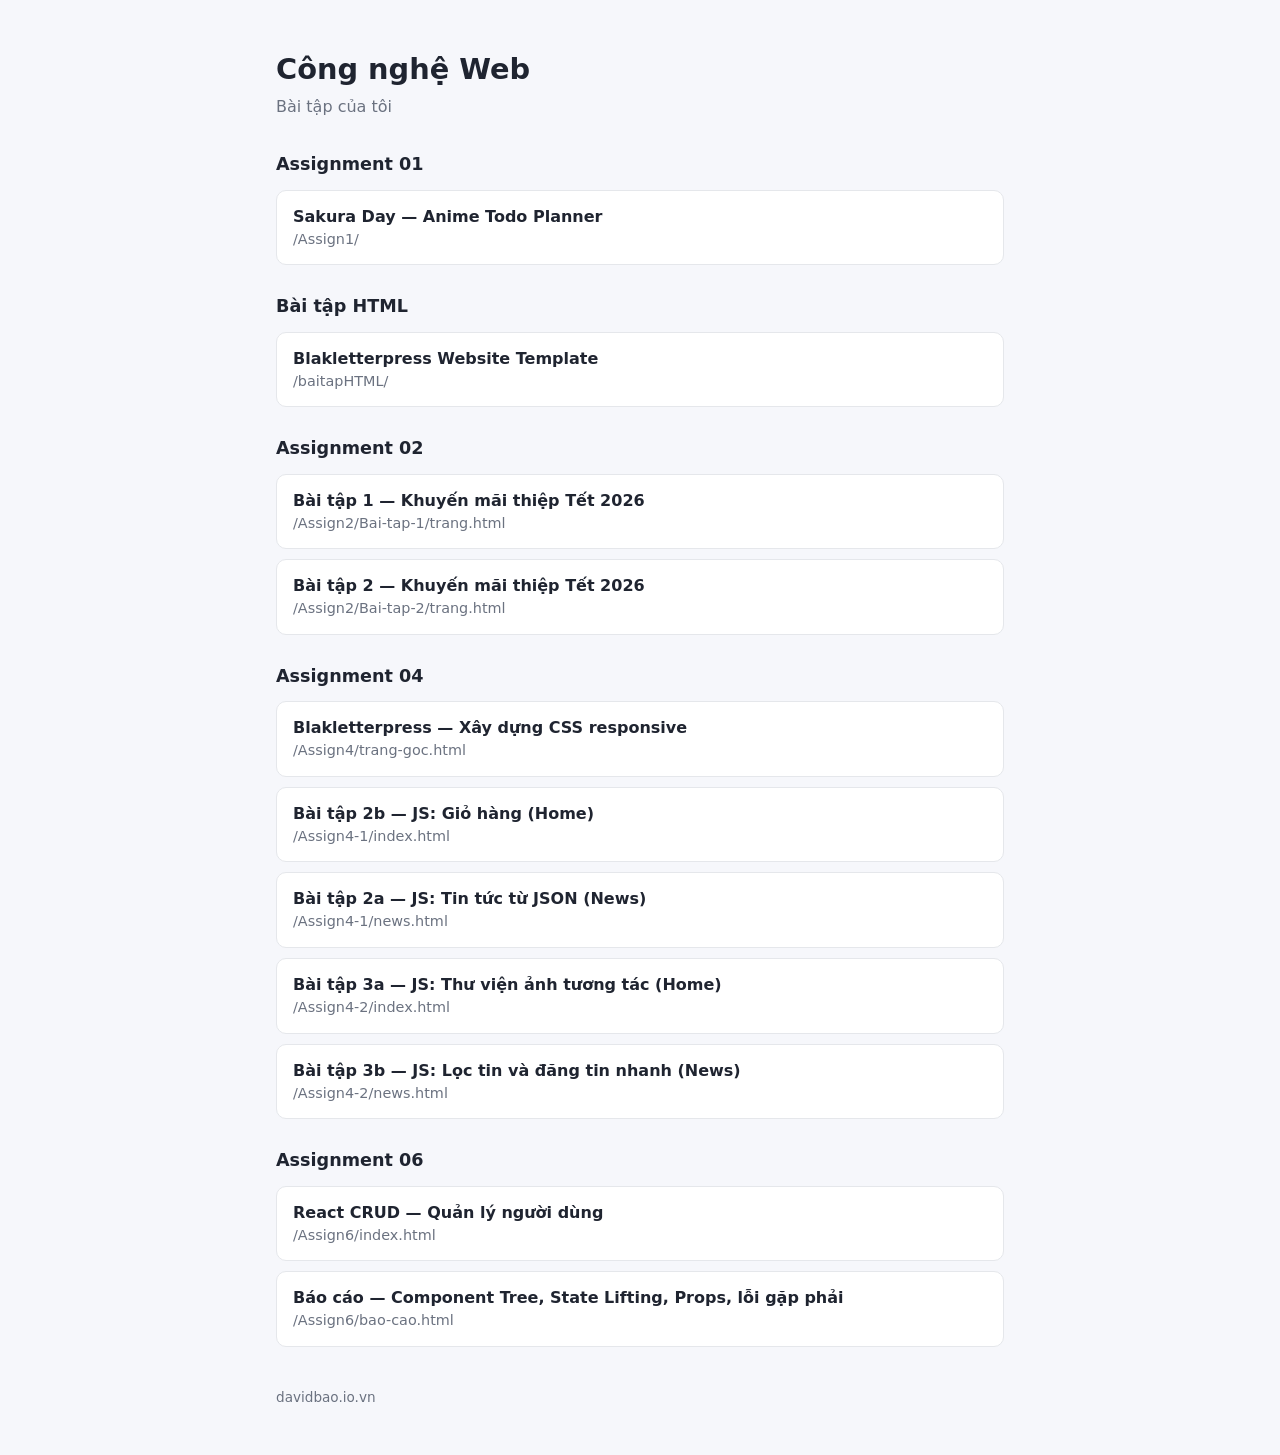
<file: index.html>
<!DOCTYPE html>
<html lang="vi">
<head>
  <meta charset="UTF-8">
  <meta name="viewport" content="width=device-width, initial-scale=1.0">
  <title>CN Web — Trần Đức Bảo</title>
  <style>
    :root {
      --bg: #f6f7fb;
      --card: #ffffff;
      --text: #1f2430;
      --muted: #6b7280;
      --accent: #d6336c;
      --border: #e5e7eb;
    }
    @media (prefers-color-scheme: dark) {
      :root {
        --bg: #14161c;
        --card: #1d2029;
        --text: #e8eaf0;
        --muted: #9aa1ad;
        --accent: #f06595;
        --border: #2c303b;
      }
    }
    * { box-sizing: border-box; }
    body {
      margin: 0;
      font-family: system-ui, -apple-system, "Segoe UI", Roboto, sans-serif;
      background: var(--bg);
      color: var(--text);
      line-height: 1.5;
    }
    main { max-width: 760px; margin: 0 auto; padding: 48px 16px; }
    h1 { margin: 0 0 4px; font-size: 1.8rem; }
    .sub { margin: 0 0 32px; color: var(--muted); }
    section { margin-bottom: 28px; }
    h2 { font-size: 1.1rem; margin: 0 0 12px; }
    ul { list-style: none; padding: 0; margin: 0; display: grid; gap: 10px; }
    a.card {
      display: block;
      padding: 14px 16px;
      background: var(--card);
      border: 1px solid var(--border);
      border-radius: 10px;
      color: inherit;
      text-decoration: none;
      transition: border-color .15s, transform .15s;
    }
    a.card:hover { border-color: var(--accent); transform: translateY(-1px); }
    .name { font-weight: 600; }
    .path { color: var(--muted); font-size: .9rem; }
    footer { margin-top: 40px; color: var(--muted); font-size: .85rem; }
  </style>
</head>
<body>
  <main>
    <h1>Công nghệ Web</h1>
    <p class="sub">Bài tập của tôi</p>

    <section>
      <h2>Assignment 01</h2>
      <ul>
        <li><a class="card" href="Assign1/">
          <div class="name">Sakura Day — Anime Todo Planner</div>
          <div class="path">/Assign1/</div>
        </a></li>
      </ul>
    </section>

    <section>
      <h2>Bài tập HTML</h2>
      <ul>
        <li><a class="card" href="baitapHTML/">
          <div class="name">Blakletterpress Website Template</div>
          <div class="path">/baitapHTML/</div>
        </a></li>
      </ul>
    </section>

    <section>
      <h2>Assignment 02</h2>
      <ul>
        <li><a class="card" href="Assign2/Bai-tap-1/trang.html">
          <div class="name">Bài tập 1 — Khuyến mãi thiệp Tết 2026</div>
          <div class="path">/Assign2/Bai-tap-1/trang.html</div>
        </a></li>
        <li><a class="card" href="Assign2/Bai-tap-2/trang.html">
          <div class="name">Bài tập 2 — Khuyến mãi thiệp Tết 2026</div>
          <div class="path">/Assign2/Bai-tap-2/trang.html</div>
        </a></li>
      </ul>
    </section>

    <section>
      <h2>Assignment 04</h2>
      <ul>
        <li><a class="card" href="Assign4/trang-goc.html">
          <div class="name">Blakletterpress — Xây dựng CSS responsive</div>
          <div class="path">/Assign4/trang-goc.html</div>
        </a></li>
        <li><a class="card" href="Assign4-1/index.html">
          <div class="name">Bài tập 2b — JS: Giỏ hàng (Home)</div>
          <div class="path">/Assign4-1/index.html</div>
        </a></li>
        <li><a class="card" href="Assign4-1/news.html">
          <div class="name">Bài tập 2a — JS: Tin tức từ JSON (News)</div>
          <div class="path">/Assign4-1/news.html</div>
        </a></li>
        <li><a class="card" href="Assign4-2/index.html">
          <div class="name">Bài tập 3a — JS: Thư viện ảnh tương tác (Home)</div>
          <div class="path">/Assign4-2/index.html</div>
        </a></li>
        <li><a class="card" href="Assign4-2/news.html">
          <div class="name">Bài tập 3b — JS: Lọc tin và đăng tin nhanh (News)</div>
          <div class="path">/Assign4-2/news.html</div>
        </a></li>
      </ul>
    </section>

    <section>
      <h2>Assignment 06</h2>
      <ul>
        <li><a class="card" href="Assign6/index.html">
          <div class="name">React CRUD — Quản lý người dùng</div>
          <div class="path">/Assign6/index.html</div>
        </a></li>
        <li><a class="card" href="Assign6/bao-cao.html">
          <div class="name">Báo cáo — Component Tree, State Lifting, Props, lỗi gặp phải</div>
          <div class="path">/Assign6/bao-cao.html</div>
        </a></li>      </ul>
    </section>

    <footer>davidbao.io.vn</footer>
  </main>
</body>
</html>
</file>
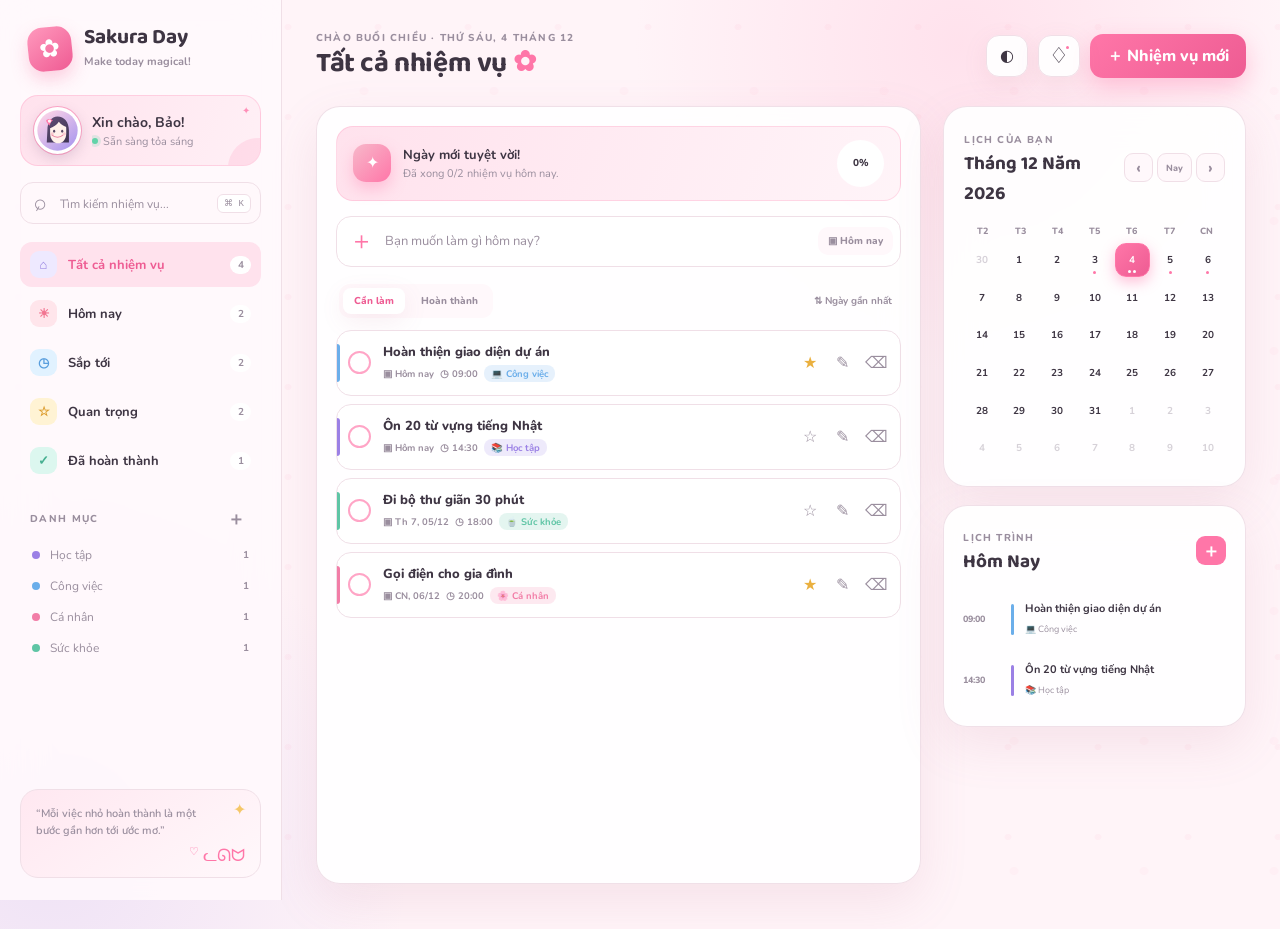
<file: Assign1/index.html>
<!DOCTYPE html>
<html lang="vi" data-theme="pink">
<head>
  <meta charset="UTF-8">
  <meta name="viewport" content="width=device-width, initial-scale=1.0">
  <meta name="theme-color" content="#ff78a9">
  <title>Sakura Day — Anime Todo Planner</title>
  <meta name="description" content="Ứng dụng quản lý công việc và lịch tháng phong cách anime.">
  <link rel="preconnect" href="https://fonts.googleapis.com">
  <link rel="preconnect" href="https://fonts.gstatic.com" crossorigin>
  <link href="https://fonts.googleapis.com/css2?family=Baloo+2:wght@500;600;700&family=Nunito:wght@400;600;700;800&display=swap" rel="stylesheet">
  <link rel="stylesheet" href="styles.css">
</head>
<body>
  <div class="sakura-layer" aria-hidden="true"></div>
  <div class="app-shell">
    <aside class="sidebar" id="sidebar">
      <div class="brand">
        <div class="brand-mark" aria-hidden="true">✿</div>
        <div><strong>Sakura Day</strong><span>Make today magical!</span></div>
        <button class="icon-button mobile-only" id="closeSidebar" aria-label="Đóng menu">×</button>
      </div>
      <div class="profile-card">
        <div class="avatar" aria-hidden="true">
          <svg viewBox="0 0 64 64" role="img">
            <defs>
              <linearGradient id="avatar-bg" x1="8" y1="5" x2="56" y2="60" gradientUnits="userSpaceOnUse">
                <stop stop-color="#ffd5e7" />
                <stop offset="1" stop-color="#a997ee" />
              </linearGradient>
              <linearGradient id="avatar-hair" x1="20" y1="14" x2="47" y2="49" gradientUnits="userSpaceOnUse">
                <stop stop-color="#5d4b72" />
                <stop offset="1" stop-color="#3f3453" />
              </linearGradient>
            </defs>
            <circle cx="32" cy="32" r="30" fill="url(#avatar-bg)" />
            <path d="M17 31c0-12 6-20 15-20 10 0 17 8 17 21v18H16l1-19Z" fill="url(#avatar-hair)" />
            <path d="M21 29c0-9 5-14 12-14s12 5 12 14v7c0 9-5 15-12 15S21 45 21 36v-7Z" fill="#fff1eb" />
            <path d="M20 29c1-11 6-16 14-16 7 0 12 5 13 14-5-1-10-4-13-8-3 5-8 8-14 10Z" fill="url(#avatar-hair)" />
            <path d="M24 39c2 2 4 3 8 3 3 0 6-1 8-3" fill="none" stroke="#e9819f" stroke-width="1.5" stroke-linecap="round" />
            <ellipse cx="27" cy="33" rx="1.6" ry="2.2" fill="#5b4b67" />
            <ellipse cx="39" cy="33" rx="1.6" ry="2.2" fill="#5b4b67" />
            <circle cx="24" cy="37" r="2.5" fill="#f5a5b8" opacity=".5" />
            <circle cx="42" cy="37" r="2.5" fill="#f5a5b8" opacity=".5" />
            <path d="M15 17c3-3 7-3 10 0-3 2-4 5-5 8-2-3-4-5-5-8Z" fill="#ff77a9" />
            <circle cx="20" cy="18" r="2.5" fill="#fff0f6" />
          </svg>
        </div>
        <div class="profile-copy">
          <strong>Xin chào, Bảo!</strong>
          <span><i></i> Sẵn sàng tỏa sáng</span>
        </div>
        <span class="profile-sparkle" aria-hidden="true">✦</span>
      </div>
      <label class="search-box"><span>⌕</span><input id="searchInput" type="search" placeholder="Tìm kiếm nhiệm vụ..." autocomplete="off"><kbd>⌘ K</kbd></label>
      <nav class="nav-list" aria-label="Bộ lọc công việc">
        <button class="nav-item active" data-filter="all"><span class="nav-icon lavender">⌂</span><span>Tất cả nhiệm vụ</span><b id="countAll">0</b></button>
        <button class="nav-item" data-filter="today"><span class="nav-icon coral">☀</span><span>Hôm nay</span><b id="countToday">0</b></button>
        <button class="nav-item" data-filter="upcoming"><span class="nav-icon blue">◷</span><span>Sắp tới</span><b id="countUpcoming">0</b></button>
        <button class="nav-item" data-filter="important"><span class="nav-icon yellow">☆</span><span>Quan trọng</span><b id="countImportant">0</b></button>
        <button class="nav-item" data-filter="completed"><span class="nav-icon mint">✓</span><span>Đã hoàn thành</span><b id="countCompleted">0</b></button>
      </nav>
      <div class="sidebar-label"><span>Danh mục</span><button id="manageCategories" aria-label="Quản lý danh mục">＋</button></div>
      <div class="category-list" id="categoryList"></div>
      <div class="quote-card">
        <span class="quote-sparkle">✦</span><p>“Mỗi việc nhỏ hoàn thành là một bước gần hơn tới ước mơ.”</p><div class="mini-cat" aria-hidden="true"><span>♡</span> ᓚᘏᗢ</div>
      </div>
    </aside>
    <div class="sidebar-overlay" id="sidebarOverlay"></div>
    <main class="main-content">
      <header class="topbar">
        <div class="heading-wrap">
          <button class="icon-button menu-button" id="openSidebar" aria-label="Mở menu">☰</button>
          <div><p class="eyebrow" id="dateGreeting"></p><h1 id="pageTitle">Tất cả nhiệm vụ <span>✿</span></h1></div>
        </div>
        <div class="top-actions">
          <div class="theme-switcher" id="themeSwitcher">
            <button class="icon-button" id="themeButton" aria-label="Đổi giao diện" title="Đổi giao diện">◐</button>
            <div class="theme-menu" id="themeMenu" role="menu">
              <button data-theme-value="pink"><i class="swatch pink"></i> Sakura</button><button data-theme-value="light"><i class="swatch light"></i> Trắng</button><button data-theme-value="dark"><i class="swatch dark"></i> Đen</button>
            </div>
          </div>
          <button class="icon-button notification-button" id="notificationButton" aria-label="Thông báo">♢<span></span></button>
          <button class="primary-button" id="openAddModal"><span>＋</span> Nhiệm vụ mới</button>
        </div>
      </header>
      <section class="dashboard-grid">
        <section class="task-panel panel">
          <div class="progress-card">
            <div class="progress-copy"><div class="progress-icon">✦</div><div><strong id="progressMessage">Ngày mới tuyệt vời!</strong><p id="progressDetail">Hãy hoàn thành những mục tiêu của bạn nhé.</p></div></div>
            <div class="progress-ring" id="progressRing"><span id="progressPercent">0%</span></div>
          </div>
          <form class="quick-add" id="quickAddForm">
            <button type="submit" aria-label="Thêm nhanh">＋</button><input id="quickAddInput" type="text" maxlength="100" placeholder="Bạn muốn làm gì hôm nay?" required>
            <button type="button" class="quick-date" id="quickDateButton" title="Chọn ngày">▣ <span id="quickDateLabel">Hôm nay</span></button><input id="quickDateInput" type="date" aria-label="Ngày của nhiệm vụ">
          </form>
          <div class="list-toolbar">
            <div class="segmented-control" id="viewTabs"><button class="active" data-view="pending">Cần làm</button><button data-view="completed">Hoàn thành</button></div>
            <button class="sort-button" id="sortButton" title="Sắp xếp theo ngày">⇅ <span>Ngày gần nhất</span></button>
          </div>
          <div class="task-list" id="taskList" aria-live="polite"></div>
          <div class="empty-state" id="emptyState" hidden><div class="empty-illustration">☁<span>✧</span></div><h3>Trống trơn như bầu trời!</h3><p>Thêm một nhiệm vụ nhỏ để bắt đầu ngày thật xinh nhé.</p><button class="text-button" id="emptyAddButton">＋ Thêm nhiệm vụ</button></div>
        </section>
        <aside class="calendar-column">
          <section class="calendar-card panel">
            <div class="calendar-head"><div><span class="small-label">Lịch của bạn</span><h2 id="calendarTitle"></h2></div><div class="calendar-nav"><button id="prevMonth" aria-label="Tháng trước">‹</button><button id="todayMonth">Nay</button><button id="nextMonth" aria-label="Tháng sau">›</button></div></div>
            <div class="weekday-row" aria-hidden="true"><span>T2</span><span>T3</span><span>T4</span><span>T5</span><span>T6</span><span>T7</span><span>CN</span></div>
            <div class="calendar-grid" id="calendarGrid"></div>
          </section>
          <section class="day-card panel">
            <div class="day-card-head"><div><span class="small-label">Lịch trình</span><h3 id="selectedDateTitle"></h3></div><button class="round-add" id="addForSelectedDate" aria-label="Thêm vào ngày đã chọn">＋</button></div>
            <div class="mini-schedule" id="miniSchedule"></div>
          </section>
        </aside>
      </section>
    </main>
  </div>
  <dialog class="task-modal" id="taskModal">
    <form id="taskForm" method="dialog">
      <div class="modal-head"><div><span class="small-label">Lên kế hoạch mới</span><h2 id="modalTitle">Thêm nhiệm vụ ✨</h2></div><button type="button" class="modal-close" id="closeModal" aria-label="Đóng">×</button></div>
      <input type="hidden" id="taskId">
      <label class="form-field full"><span>Tên nhiệm vụ</span><input id="taskTitle" maxlength="100" placeholder="Ví dụ: Hoàn thành bài thiết kế..." required></label>
      <div class="form-row"><label class="form-field"><span>Ngày thực hiện</span><input id="taskDate" type="date" required></label><label class="form-field"><span>Thời gian</span><input id="taskTime" type="time"></label></div>
      <div class="form-row"><label class="form-field"><span>Danh mục</span><select id="taskCategory"><option value="Học tập">📚 Học tập</option><option value="Công việc">💻 Công việc</option><option value="Cá nhân">🌸 Cá nhân</option><option value="Sức khỏe">🍵 Sức khỏe</option></select></label><label class="form-field"><span>Ưu tiên</span><select id="taskPriority"><option value="normal">Bình thường</option><option value="high">Quan trọng</option></select></label></div>
      <label class="form-field full"><span>Ghi chú</span><textarea id="taskNotes" rows="3" maxlength="300" placeholder="Thêm một chút chi tiết..."></textarea></label>
      <div class="modal-actions"><button type="button" class="secondary-button" id="cancelModal">Hủy</button><button type="submit" class="primary-button"><span>✦</span> Lưu nhiệm vụ</button></div>
    </form>
  </dialog>
  <dialog class="confirm-modal" id="confirmModal"><div class="confirm-icon">?</div><h3>Xóa nhiệm vụ này?</h3><p>Thao tác này không thể hoàn tác đâu nhé.</p><div class="modal-actions"><button class="secondary-button" id="cancelDelete">Giữ lại</button><button class="danger-button" id="confirmDelete">Xóa nhiệm vụ</button></div></dialog>
  <div class="toast" id="toast" role="status"><span>✓</span><p></p></div><div class="confetti" id="confetti" aria-hidden="true"></div>
  <script src="app.js"></script>
</body>
</html>
</file>
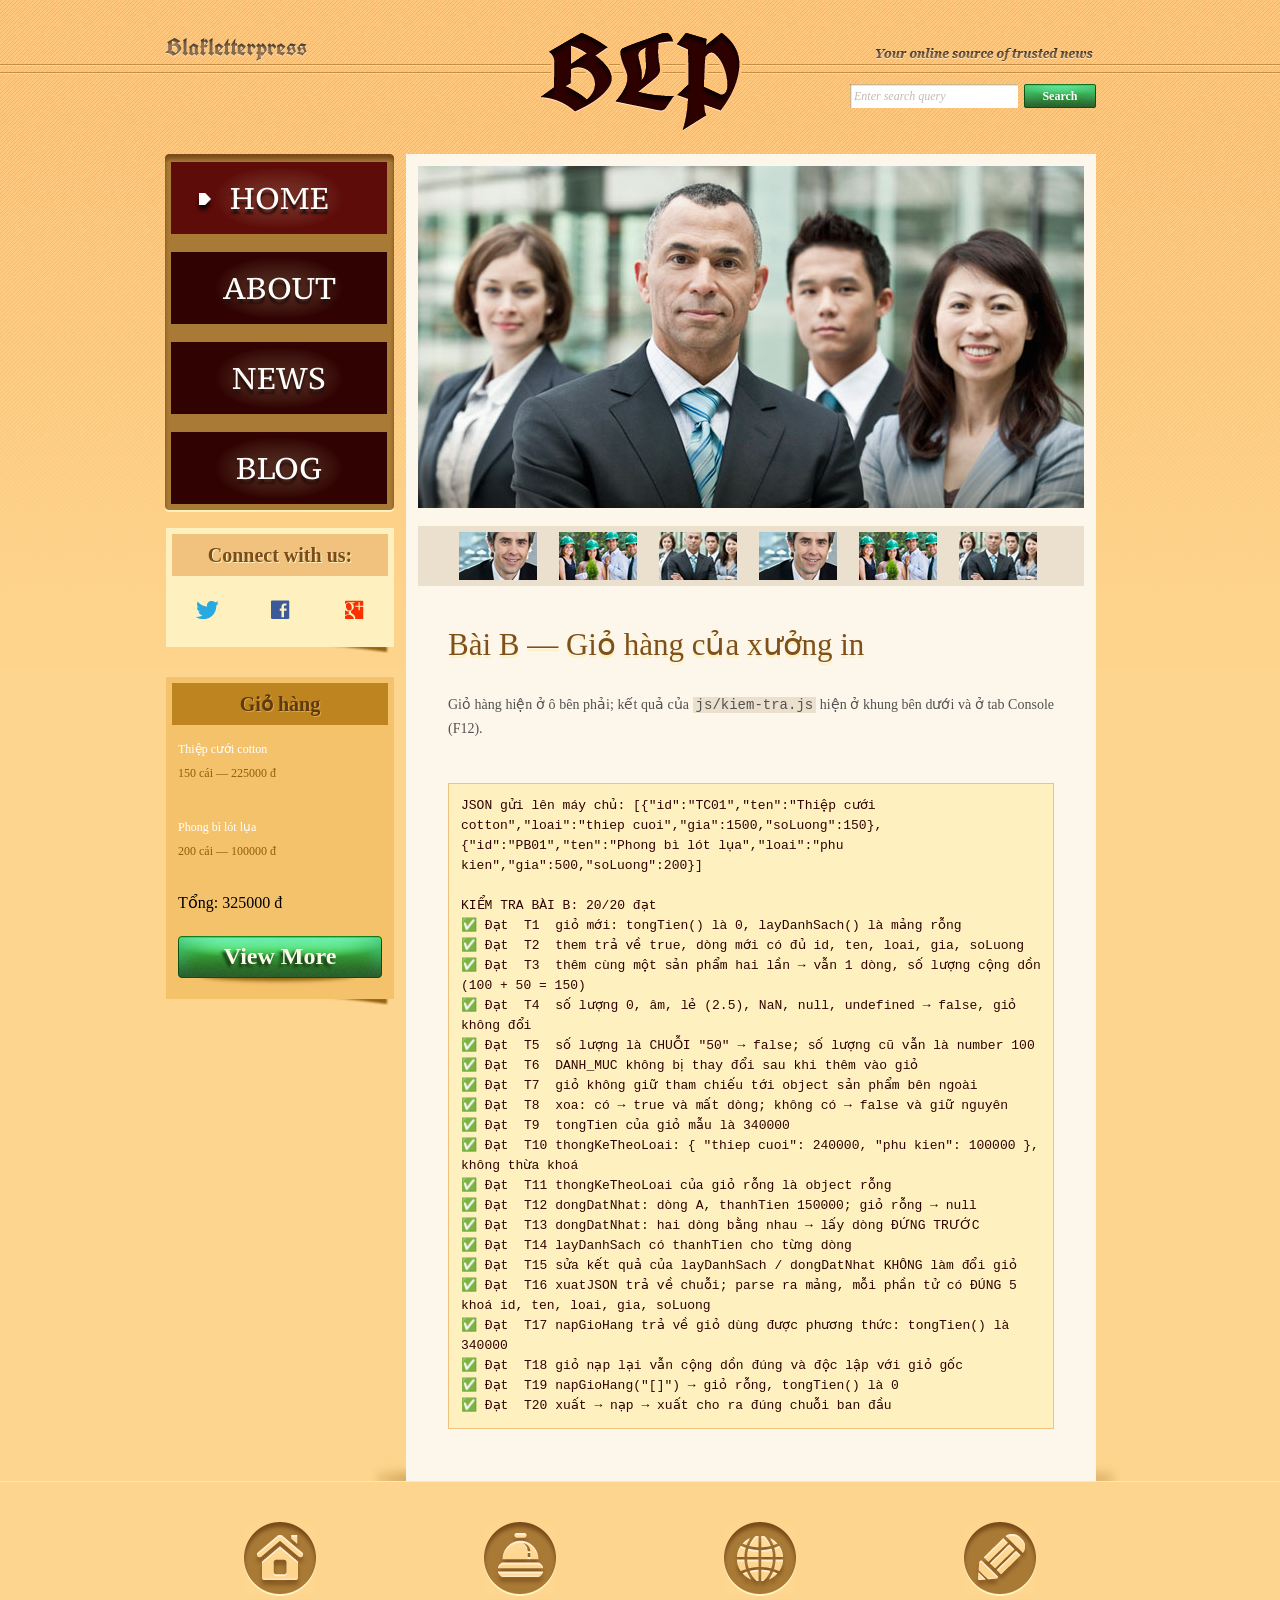
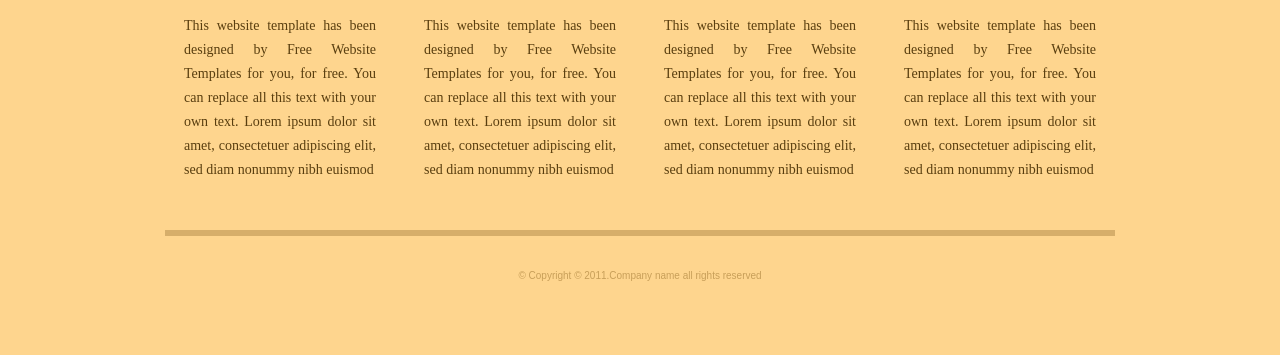
<file: Assign4-1/index.html>
<!DOCTYPE html>
<!-- Website template by freewebsitetemplates.com -->
<html>
<head>
	<meta charset="UTF-8">
	<title>Bài B – Giỏ hàng | Blakletterpress</title>
	<link rel="stylesheet" href="css/style.css" type="text/css">
	<link rel="stylesheet" href="css/bai-js.css" type="text/css">
</head>
<body>
	<div id="page">
		<div id="header">
			<div id="motto">
				<a href="index.html" class="sitename"><img src="images/blakletterpress.png" height="24" width="142" alt="SiteName"></a>
				<p>
					<img src="images/header-text.png" height="14" width="218" alt="Text">
				</p>
			</div>
			<div id="logo">
				<a href="index.html"><img src="images/logo.png" alt="LOGO"></a>
			</div>
			<div id="searchbar">
				<form action="#" method="post">
					<input type="text" value="Enter search query" class="txtfield" onBlur="javascript:if(this.value==''){this.value=this.defaultValue;}" onFocus="javascript:if(this.value==this.defaultValue){this.value='';}">
					<input type="submit" value="Search" class="btn">
				</form>
			</div>
		</div>
		<div id="contents">
			<div id="main">
				<div id="gallery">
					<div>
						<img src="images/team-large.jpg" alt="Img">
					</div>
					<ul>
						<li>
							<img src="images/smiling.jpg" alt="Img">
						</li>
						<li>
							<img src="images/ecofriends.jpg" alt="Img">
						</li>
						<li>
							<img src="images/team.jpg" alt="Img">
						</li>
						<li>
							<img src="images/smiling.jpg" alt="Img">
						</li>
						<li>
							<img src="images/ecofriends.jpg" alt="Img">
						</li>
						<li>
							<img src="images/team.jpg" alt="Img">
						</li>
					</ul>
				</div>
				<div class="body">
					<h1>Bài B — Giỏ hàng của xưởng in</h1>
					<p>
						Giỏ hàng hiện ở ô bên phải; kết quả của <code>js/kiem-tra.js</code> hiện ở khung bên dưới và ở tab Console (F12).
					</p>
					<pre id="ket-qua"></pre>
				</div>
			</div>
			<div id="sidebar">
				<div id="navigation">
					<div>
						<ul>
							<li class="selected">
								<a href="index.html">Home</a>
							</li>
							<li>
								<a href="about.html">About</a>
							</li>
							<li>
								<a href="news.html">News</a>
							</li>
							<li>
								<a href="blog.html">Blog</a>
							</li>
						</ul>
					</div>
				</div>
				<div class="section">
					<div id="connect">
						<h2>Connect with us:</h2>
						<a href="http://freewebsitetemplates.com/go/twitter/" target="_blank" class="twitter"></a> <a href="http://freewebsitetemplates.com/go/facebook/" target="_blank" class="facebook"></a> <a href="http://freewebsitetemplates.com/go/googleplus/" target="_blank" class="googleplus"></a>
					</div>
				</div>
				<div class="section">
					<div id="posts">
						<h2>Giỏ hàng</h2>
						<ul id="gio-hang">
							<li>
								<h5>Title Sample One</h5>
								<p>
									Lorem ipsum dolor sit amet, consectetur adipiscing elit. Donec eleifend ligula vel velit varius
								</p>
								<a href="news.html" class="more">Read more</a>
							</li>
							<li>
								<h5>Title Sample One</h5>
								<p>
									Lorem ipsum dolor sit amet, consectetur adipiscing elit. Donec eleifend ligula vel velit varius
								</p>
								<a href="news.html" class="more">Read more</a>
							</li>
						</ul>
						<a href="news.html" class="btn2">View More</a>
					</div>
				</div>
			</div>
		</div>
		<div id="footer">
			<div>
				<ul id="featured">
					<li>
						<a href="index.html" class="home"></a>
						<p>
							This website template has been designed by Free Website Templates for you, for free. You can replace all this text with your own text. Lorem ipsum dolor sit amet, consectetuer adipiscing elit, sed diam nonummy nibh euismod
						</p>
					</li>
					<li>
						<a href="index.html" class="bell"></a>
						<p>
							This website template has been designed by Free Website Templates for you, for free. You can replace all this text with your own text. Lorem ipsum dolor sit amet, consectetuer adipiscing elit, sed diam nonummy nibh euismod
						</p>
					</li>
					<li>
						<a href="index.html" class="globe"></a>
						<p>
							This website template has been designed by Free Website Templates for you, for free. You can replace all this text with your own text. Lorem ipsum dolor sit amet, consectetuer adipiscing elit, sed diam nonummy nibh euismod
						</p>
					</li>
					<li>
						<a href="index.html" class="pencil"></a>
						<p>
							This website template has been designed by Free Website Templates for you, for free. You can replace all this text with your own text. Lorem ipsum dolor sit amet, consectetuer adipiscing elit, sed diam nonummy nibh euismod
						</p>
					</li>
				</ul>
				<p id="footnote">
					© Copyright © 2011.Company name all rights reserved
				</p>
			</div>
		</div>
	</div>
	<script src="js/ho-tro.js"></script>
	<script src="js/bai-b-gio-hang.js"></script>
	<script src="js/kiem-tra.js"></script>
</body>
</html>
</file>
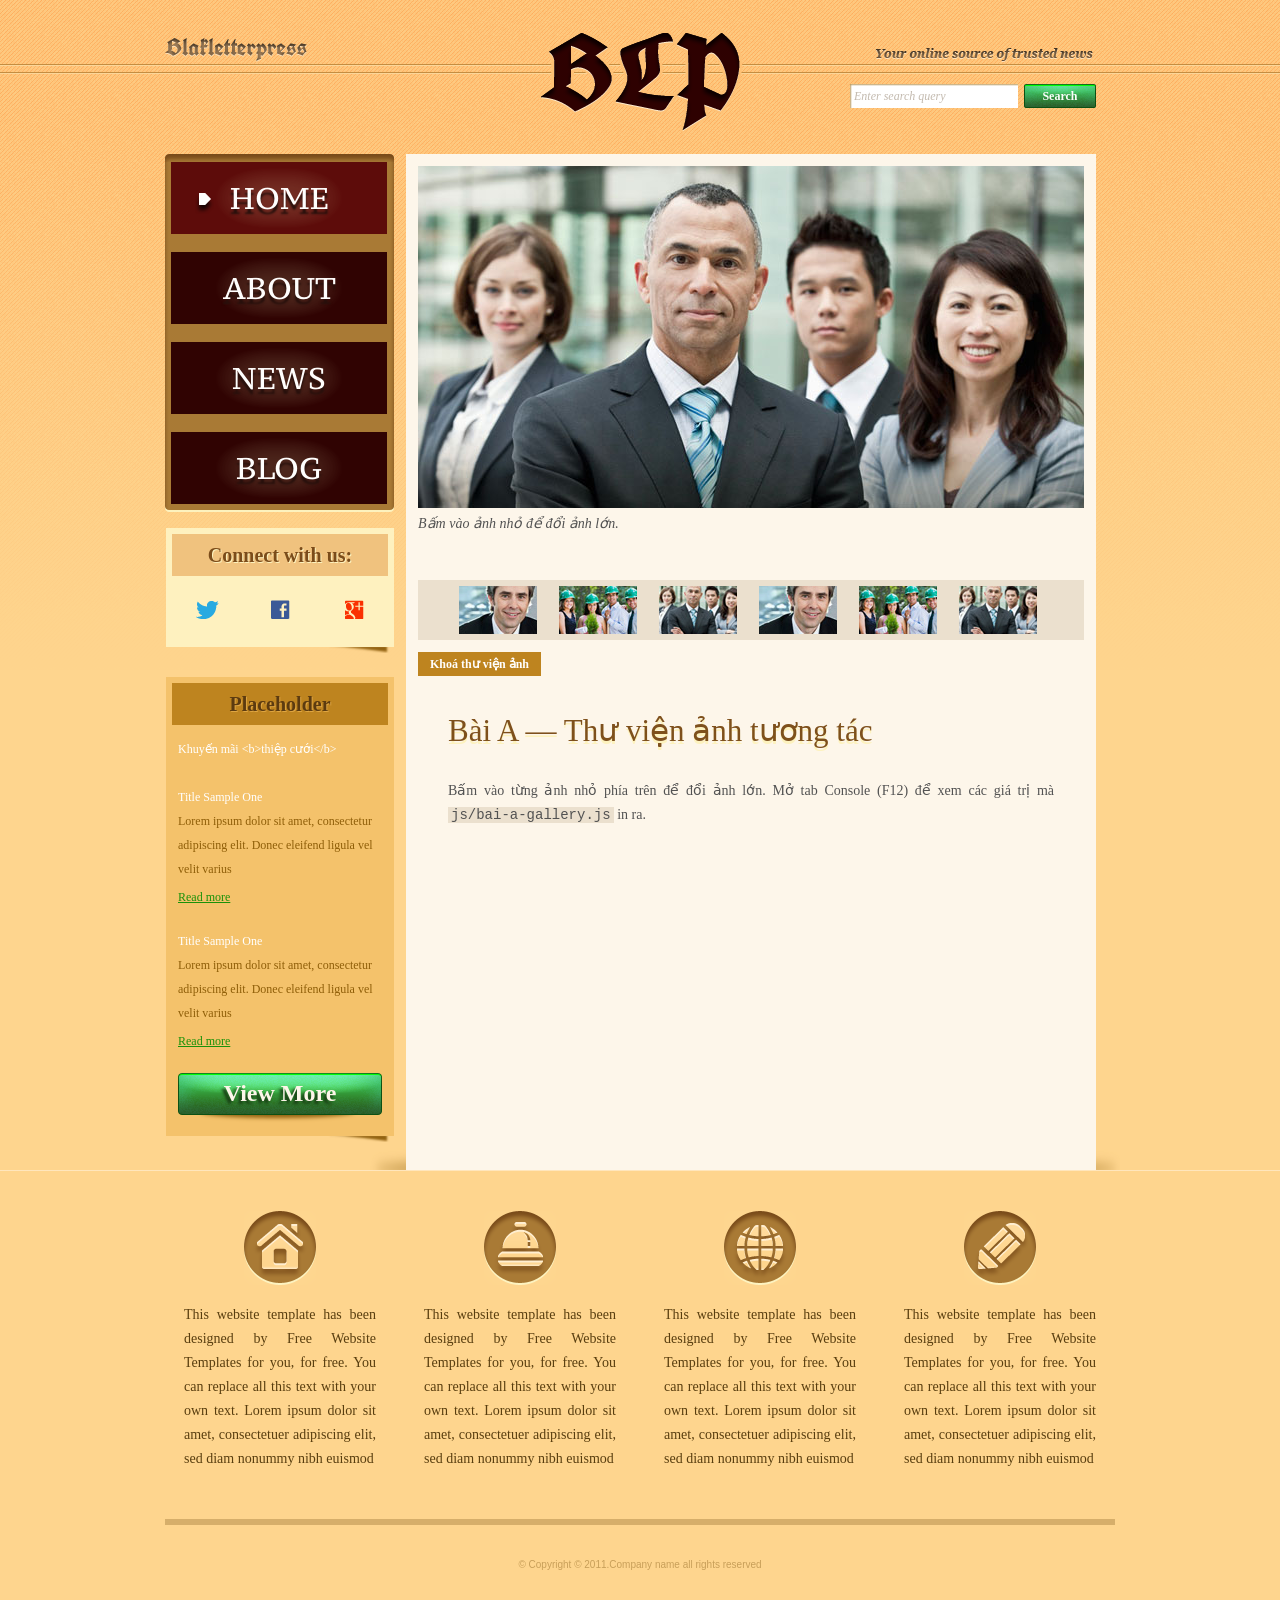
<file: Assign4-2/index.html>
<!DOCTYPE html>
<!-- Website template by freewebsitetemplates.com -->
<html>
<head>
	<meta charset="UTF-8">
	<title>Bài A – Thư viện ảnh | Blakletterpress</title>
	<link rel="stylesheet" href="css/style.css" type="text/css">
	<link rel="stylesheet" href="css/bai-js.css" type="text/css">
</head>
<body>
	<div id="page">
		<div id="header">
			<div id="motto">
				<a href="index.html" class="sitename"><img src="images/blakletterpress.png" height="24" width="142" alt="SiteName"></a>
				<p>
					<img src="images/header-text.png" height="14" width="218" alt="Text">
				</p>
			</div>
			<div id="logo">
				<a href="index.html"><img src="images/logo.png" alt="LOGO"></a>
			</div>
			<div id="searchbar">
				<form action="#" method="post">
					<input type="text" id="o-tim-kiem" value="Enter search query" class="txtfield">
					<input type="submit" value="Search" class="btn">
				</form>
			</div>
		</div>
		<div id="contents">
			<div id="main">
				<div id="gallery">
					<div>
						<img src="images/team-large.jpg" alt="Img">
					</div>
					<ul>
						<li>
							<img src="images/smiling.jpg" alt="meeting">
						</li>
						<li>
							<img src="images/ecofriends.jpg" alt="team-large">
						</li>
						<li>
							<img src="images/team.jpg" alt="team-large">
						</li>
						<li>
							<img src="images/smiling.jpg" alt="meeting">
						</li>
						<li>
							<img src="images/ecofriends.jpg" alt="team-large">
						</li>
						<li>
							<img src="images/team.jpg" alt="team-large">
						</li>
					</ul>
					<button type="button" id="nut-khoa">Khoá thư viện ảnh</button>
				</div>
				<div class="body">
					<h1>Bài A — Thư viện ảnh tương tác</h1>
					<p>
						Bấm vào từng ảnh nhỏ phía trên để đổi ảnh lớn. Mở tab Console (F12) để xem các giá trị mà <code>js/bai-a-gallery.js</code> in ra.
					</p>
				</div>
			</div>
			<div id="sidebar">
				<div id="navigation">
					<div>
						<ul>
							<li class="selected">
								<a href="index.html">Home</a>
							</li>
							<li>
								<a href="about.html">About</a>
							</li>
							<li>
								<a href="news.html">News</a>
							</li>
							<li>
								<a href="blog.html">Blog</a>
							</li>
						</ul>
					</div>
				</div>
				<div class="section">
					<div id="connect">
						<h2>Connect with us:</h2>
						<a href="http://freewebsitetemplates.com/go/twitter/" target="_blank" class="twitter"></a> <a href="http://freewebsitetemplates.com/go/facebook/" target="_blank" class="facebook"></a> <a href="http://freewebsitetemplates.com/go/googleplus/" target="_blank" class="googleplus"></a>
					</div>
				</div>
				<div class="section">
					<div id="posts">
						<h2>Placeholder</h2>
						<ul>
							<li>
								<h5>Title Sample One</h5>
								<p>
									Lorem ipsum dolor sit amet, consectetur adipiscing elit. Donec eleifend ligula vel velit varius
								</p>
								<a href="news.html" class="more">Read more</a>
							</li>
							<li>
								<h5>Title Sample One</h5>
								<p>
									Lorem ipsum dolor sit amet, consectetur adipiscing elit. Donec eleifend ligula vel velit varius
								</p>
								<a href="news.html" class="more">Read more</a>
							</li>
						</ul>
						<a href="news.html" class="btn2">View More</a>
					</div>
				</div>
			</div>
		</div>
		<div id="footer">
			<div>
				<ul id="featured">
					<li>
						<a href="index.html" class="home"></a>
						<p>
							This website template has been designed by Free Website Templates for you, for free. You can replace all this text with your own text. Lorem ipsum dolor sit amet, consectetuer adipiscing elit, sed diam nonummy nibh euismod
						</p>
					</li>
					<li>
						<a href="index.html" class="bell"></a>
						<p>
							This website template has been designed by Free Website Templates for you, for free. You can replace all this text with your own text. Lorem ipsum dolor sit amet, consectetuer adipiscing elit, sed diam nonummy nibh euismod
						</p>
					</li>
					<li>
						<a href="index.html" class="globe"></a>
						<p>
							This website template has been designed by Free Website Templates for you, for free. You can replace all this text with your own text. Lorem ipsum dolor sit amet, consectetuer adipiscing elit, sed diam nonummy nibh euismod
						</p>
					</li>
					<li>
						<a href="index.html" class="pencil"></a>
						<p>
							This website template has been designed by Free Website Templates for you, for free. You can replace all this text with your own text. Lorem ipsum dolor sit amet, consectetuer adipiscing elit, sed diam nonummy nibh euismod
						</p>
					</li>
				</ul>
				<p id="footnote">
					© Copyright © 2011.Company name all rights reserved
				</p>
			</div>
		</div>
	</div>
	<script src="js/bai-a-gallery.js"></script>
</body>
</html>
</file>
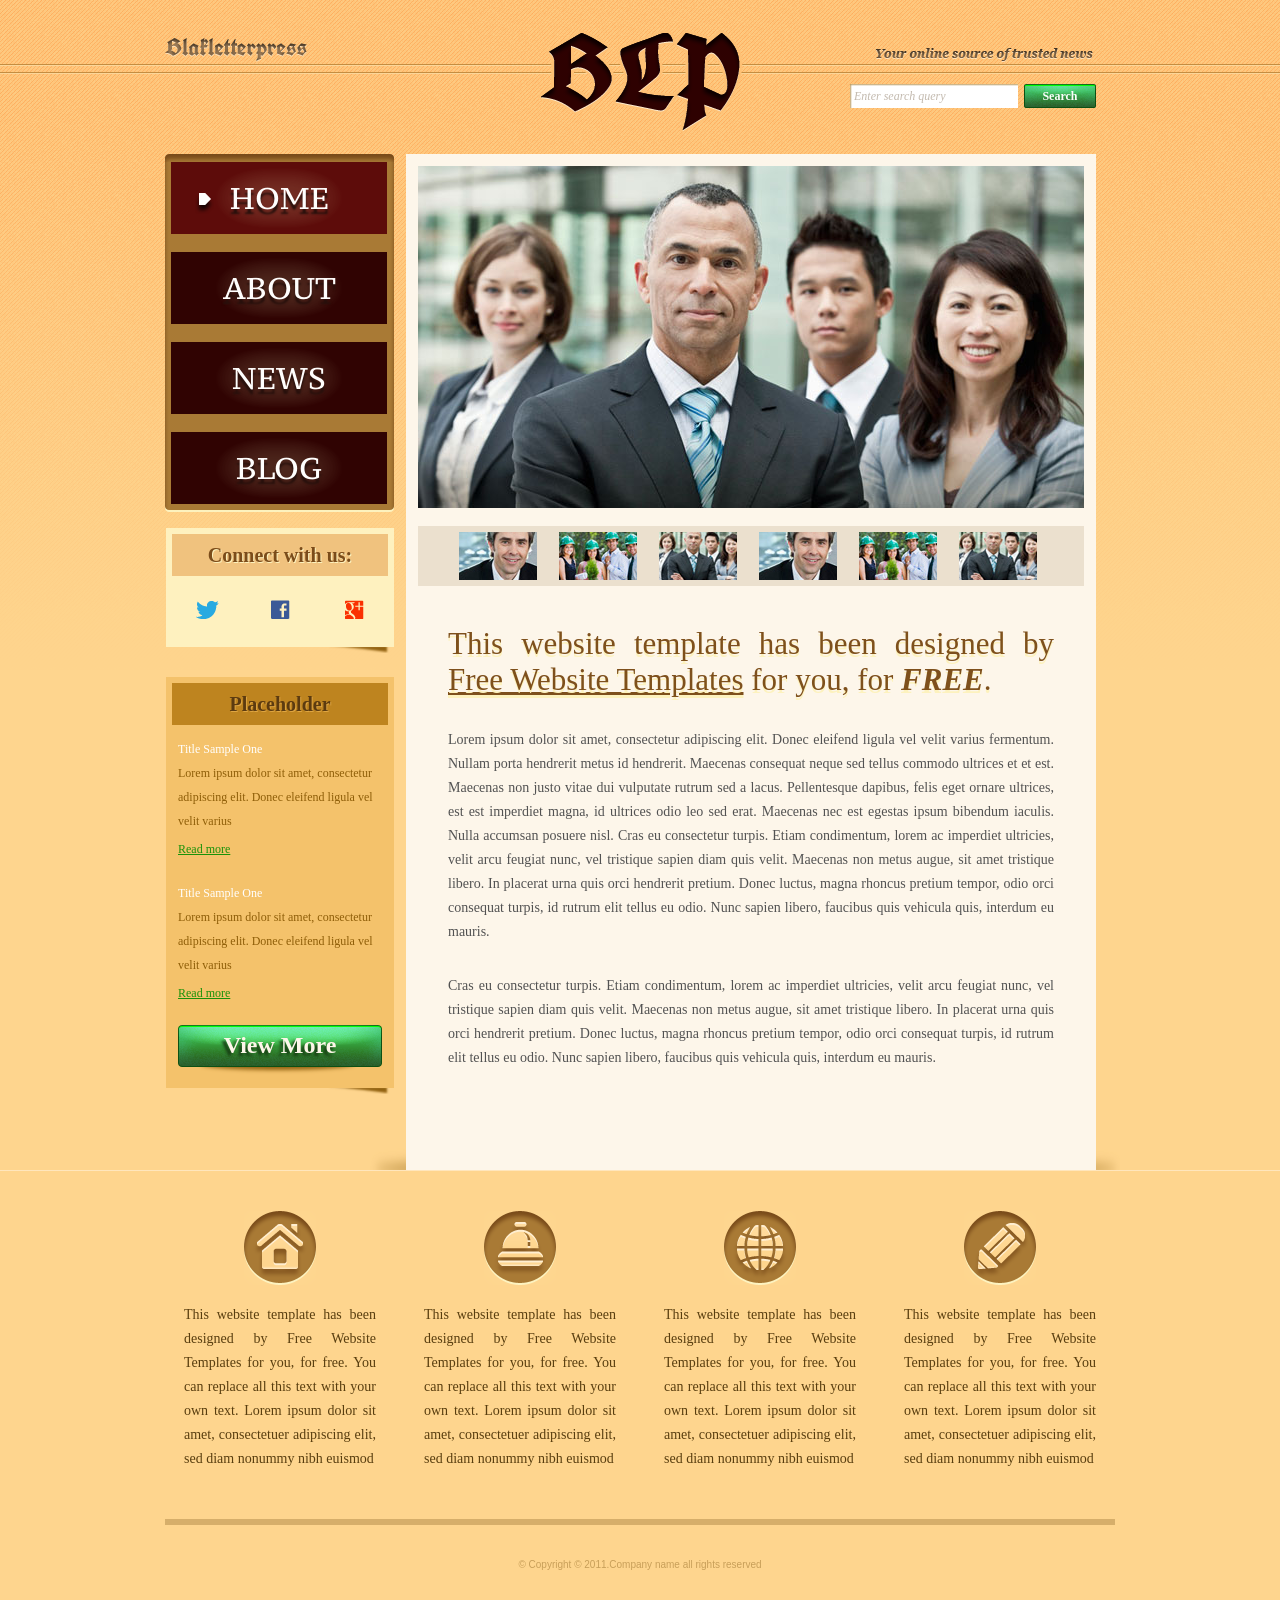
<file: baitapHTML/index.html>
<!DOCTYPE html>
<!-- Website template by freewebsitetemplates.com -->
<html>
<head>
	<meta charset="UTF-8">
	<title>Blakletterpress Website Template</title>
	<link rel="stylesheet" href="css/style.css" type="text/css">
</head>
<body>
	<div id="page">
		<div id="header">
			<div id="motto">
				<a href="index.html" class="sitename"><img src="images/blakletterpress.png" height="24" width="142" alt="SiteName"></a>
				<p>
					<img src="images/header-text.png" height="14" width="218" alt="Text">
				</p>
			</div>
			<div id="logo">
				<a href="index.html"><img src="images/logo.png" alt="LOGO"></a>
			</div>
			<div id="searchbar">
				<form action="#" method="post">
					<input type="text" value="Enter search query" class="txtfield" onBlur="javascript:if(this.value==''){this.value=this.defaultValue;}" onFocus="javascript:if(this.value==this.defaultValue){this.value='';}">
					<input type="submit" value="Search" class="btn">
				</form>
			</div>
		</div>
		<div id="contents">
			<div id="main">
				<div id="gallery">
					<div>
						<img src="images/team-large.jpg" alt="Img">
					</div>
					<ul>
						<li>
							<img src="images/smiling.jpg" alt="Img">
						</li>
						<li>
							<img src="images/ecofriends.jpg" alt="Img">
						</li>
						<li>
							<img src="images/team.jpg" alt="Img">
						</li>
						<li>
							<img src="images/smiling.jpg" alt="Img">
						</li>
						<li>
							<img src="images/ecofriends.jpg" alt="Img">
						</li>
						<li>
							<img src="images/team.jpg" alt="Img">
						</li>
					</ul>
				</div>
				<div class="body">
					<h1>This website template has been designed by <a href="http://www.freewebsitetemplates.com/">Free Website Templates</a> for you, for <em>free</em>.</h1>
					<p>
						Lorem ipsum dolor sit amet, consectetur adipiscing elit. Donec eleifend ligula vel velit varius fermentum. Nullam porta hendrerit metus id hendrerit. Maecenas consequat neque sed tellus commodo ultrices et et est. Maecenas non justo vitae dui vulputate rutrum sed a lacus. Pellentesque dapibus, felis eget ornare ultrices, est est imperdiet magna, id ultrices odio leo sed erat. Maecenas nec est egestas ipsum bibendum iaculis. Nulla accumsan posuere nisl. Cras eu consectetur turpis. Etiam condimentum, lorem ac imperdiet ultricies, velit arcu feugiat nunc, vel tristique sapien diam quis velit. Maecenas non metus augue, sit amet tristique libero. In placerat urna quis orci hendrerit pretium. Donec luctus, magna rhoncus pretium tempor, odio orci consequat turpis, id rutrum elit tellus eu odio. Nunc sapien libero, faucibus quis vehicula quis, interdum eu mauris.
					</p>
					<p>
						Cras eu consectetur turpis. Etiam condimentum, lorem ac imperdiet ultricies, velit arcu feugiat nunc, vel tristique sapien diam quis velit. Maecenas non metus augue, sit amet tristique libero. In placerat urna quis orci hendrerit pretium. Donec luctus, magna rhoncus pretium tempor, odio orci consequat turpis, id rutrum elit tellus eu odio. Nunc sapien libero, faucibus quis vehicula quis, interdum eu mauris.
					</p>
				</div>
			</div>
			<div id="sidebar">
				<div id="navigation">
					<div>
						<ul>
							<li class="selected">
								<a href="index.html">Home</a>
							</li>
							<li>
								<a href="about.html">About</a>
							</li>
							<li>
								<a href="news.html">News</a>
							</li>
							<li>
								<a href="blog.html">Blog</a>
							</li>
						</ul>
					</div>
				</div>
				<div class="section">
					<div id="connect">
						<h2>Connect with us:</h2>
						<a href="http://freewebsitetemplates.com/go/twitter/" target="_blank" class="twitter"></a> <a href="http://freewebsitetemplates.com/go/facebook/" target="_blank" class="facebook"></a> <a href="http://freewebsitetemplates.com/go/googleplus/" target="_blank" class="googleplus"></a>
					</div>
				</div>
				<div class="section">
					<div id="posts">
						<h2>Placeholder</h2>
						<ul>
							<li>
								<h5>Title Sample One</h5>
								<p>
									Lorem ipsum dolor sit amet, consectetur adipiscing elit. Donec eleifend ligula vel velit varius
								</p>
								<a href="news.html" class="more">Read more</a>
							</li>
							<li>
								<h5>Title Sample One</h5>
								<p>
									Lorem ipsum dolor sit amet, consectetur adipiscing elit. Donec eleifend ligula vel velit varius
								</p>
								<a href="news.html" class="more">Read more</a>
							</li>
						</ul>
						<a href="news.html" class="btn2">View More</a>
					</div>
				</div>
			</div>
		</div>
		<div id="footer">
			<div>
				<ul id="featured">
					<li>
						<a href="index.html" class="home"></a>
						<p>
							This website template has been designed by Free Website Templates for you, for free. You can replace all this text with your own text. Lorem ipsum dolor sit amet, consectetuer adipiscing elit, sed diam nonummy nibh euismod
						</p>
					</li>
					<li>
						<a href="index.html" class="bell"></a>
						<p>
							This website template has been designed by Free Website Templates for you, for free. You can replace all this text with your own text. Lorem ipsum dolor sit amet, consectetuer adipiscing elit, sed diam nonummy nibh euismod
						</p>
					</li>
					<li>
						<a href="index.html" class="globe"></a>
						<p>
							This website template has been designed by Free Website Templates for you, for free. You can replace all this text with your own text. Lorem ipsum dolor sit amet, consectetuer adipiscing elit, sed diam nonummy nibh euismod
						</p>
					</li>
					<li>
						<a href="index.html" class="pencil"></a>
						<p>
							This website template has been designed by Free Website Templates for you, for free. You can replace all this text with your own text. Lorem ipsum dolor sit amet, consectetuer adipiscing elit, sed diam nonummy nibh euismod
						</p>
					</li>
				</ul>
				<p id="footnote">
					© Copyright © 2011.Company name all rights reserved
				</p>
			</div>
		</div>
	</div>
</body>
</html>
</file>
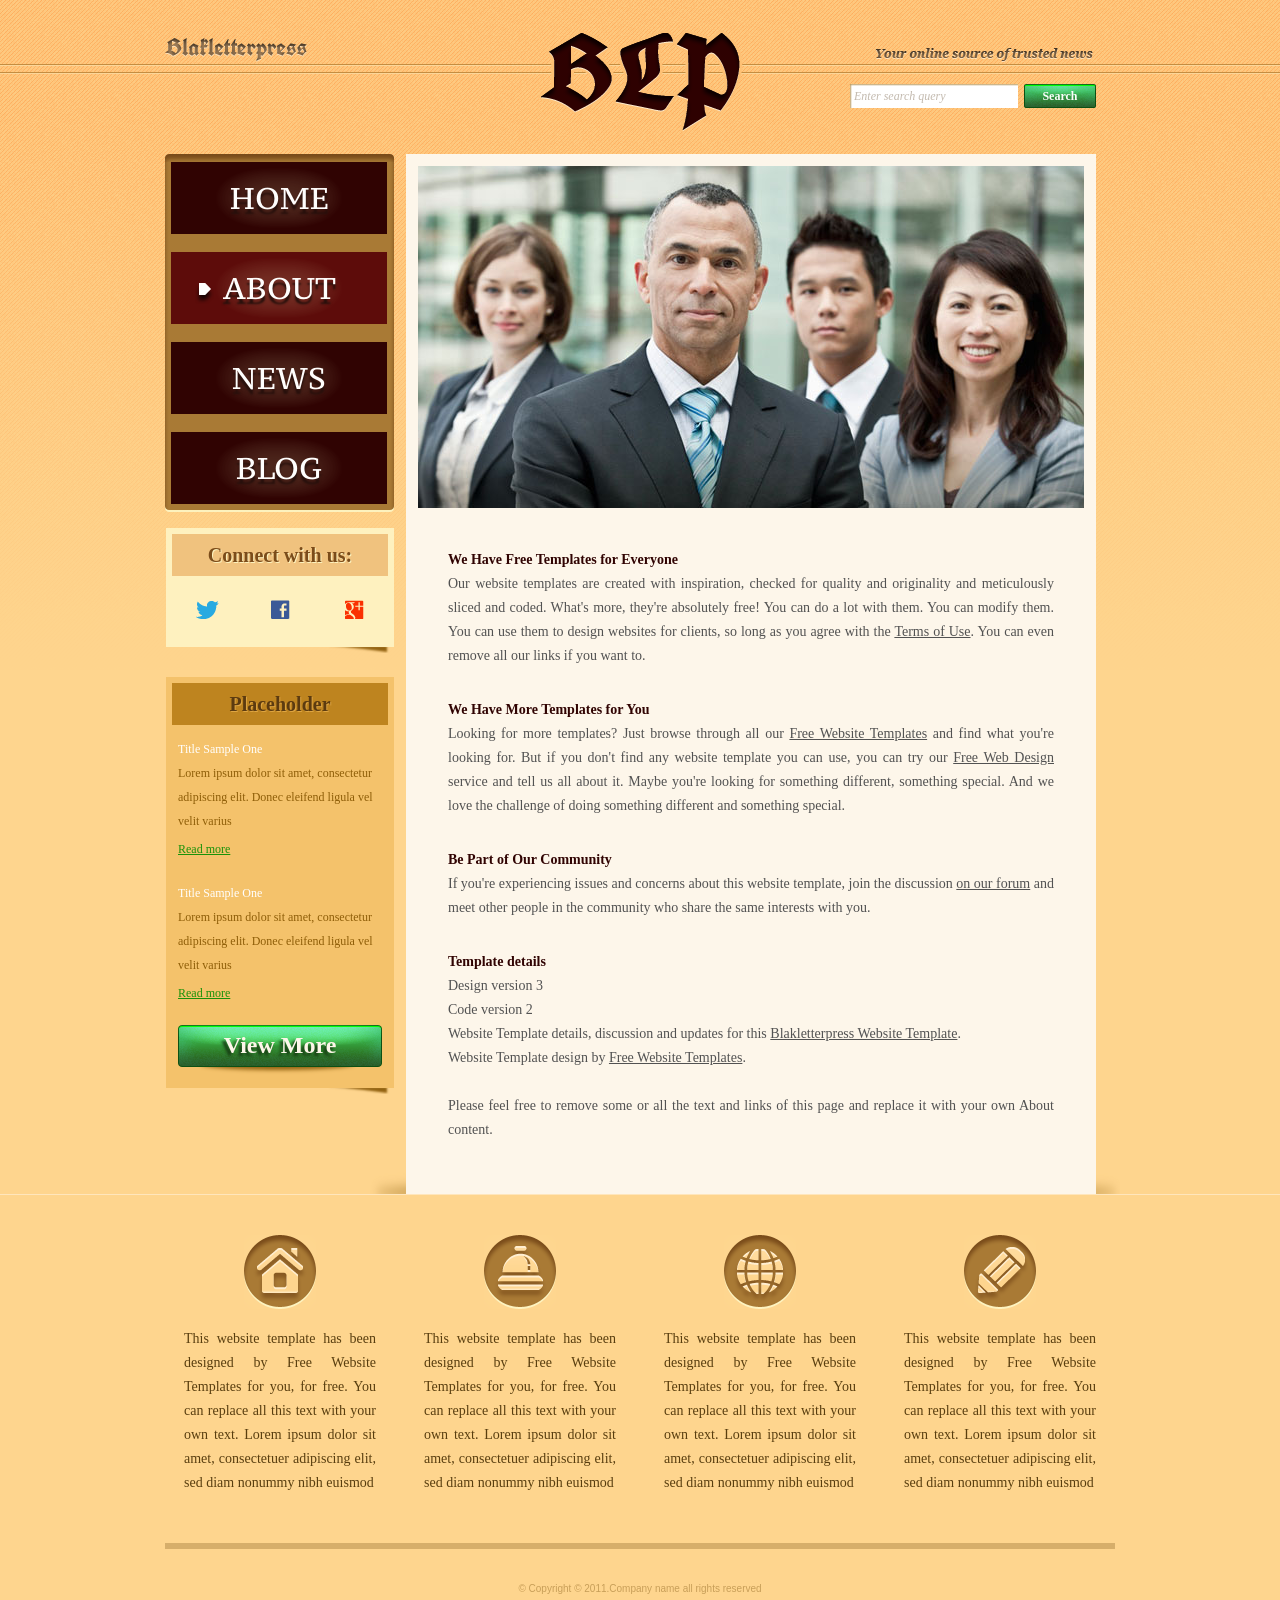
<file: Assign4-1/about.html>
<!DOCTYPE html>
<!-- Website template by freewebsitetemplates.com -->
<html>
<head>
	<meta charset="UTF-8">
	<title>About - Blakletterpress Website Template</title>
	<link rel="stylesheet" href="css/style.css" type="text/css">
</head>
<body>
	<div id="page">
		<div id="header">
			<div id="motto">
				<a href="index.html" class="sitename"><img src="images/blakletterpress.png" height="24" width="142" alt="SiteName"></a>
				<p>
					<img src="images/header-text.png" height="14" width="218" alt="Text">
				</p>
			</div>
			<div id="logo">
				<a href="index.html"><img src="images/logo.png" alt="LOGO"></a>
			</div>
			<div id="searchbar">
				<form action="#" method="post">
					<input type="text" value="Enter search query" class="txtfield" onBlur="javascript:if(this.value==''){this.value=this.defaultValue;}" onFocus="javascript:if(this.value==this.defaultValue){this.value='';}">
					<input type="submit" value="Search" class="btn">
				</form>
			</div>
		</div>
		<div id="contents">
			<div id="main">
				<div id="gallery">
					<div>
						<img src="images/team-large.jpg" alt="Img">
					</div>
				</div>
				<div id="about" class="body">
					<h4>We Have Free Templates for Everyone</h4>
					<p>
						Our website templates are created with inspiration, checked for quality and originality and meticulously sliced and coded. What's more, they're absolutely free! You can do a lot with them. You can modify them. You can use them to design websites for clients, so long as you agree with the <a href="http://www.freewebsitetemplates.com/about/terms/">Terms of Use</a>. You can even remove all our links if you want to.
					</p>
					<h4>We Have More Templates for You</h4>
					<p>
						Looking for more templates? Just browse through all our <a href="http://www.freewebsitetemplates.com/">Free Website Templates</a> and find what you're looking for. But if you don't find any website template you can use, you can try our <a href="http://www.freewebsitetemplates.com/freewebdesign/">Free Web Design</a> service and tell us all about it. Maybe you're looking for something different, something special. And we love the challenge of doing something different and something special.
					</p>
					<h4>Be Part of Our Community</h4>
					<p>
						If you're experiencing issues and concerns about this website template, join the discussion <a href="http://www.freewebsitetemplates.com/forums/">on our forum</a> and meet other people in the community who share the same interests with you.
					</p>
					<h4>Template details</h4>
					<p>
						Design version 3<br> Code version 2<br> Website Template details, discussion and updates for this <a href="http://www.freewebsitetemplates.com/forums/f18/">Blakletterpress Website Template</a>.<br> Website Template design by <a href="http://www.freewebsitetemplates.com/">Free Website Templates</a>.<br><br> Please feel free to remove some or all the text and links of this page and replace it with your own About content.
					</p>
				</div>
			</div>
			<div id="sidebar">
				<div id="navigation">
					<div>
						<ul>
							<li>
								<a href="index.html">Home</a>
							</li>
							<li class="selected">
								<a href="about.html">About</a>
							</li>
							<li>
								<a href="news.html">News</a>
							</li>
							<li>
								<a href="blog.html">Blog</a>
							</li>
						</ul>
					</div>
				</div>
				<div class="section">
					<div id="connect">
						<h2>Connect with us:</h2>
						<a href="http://freewebsitetemplates.com/go/twitter/" target="_blank" class="twitter"></a> <a href="http://freewebsitetemplates.com/go/facebook/" target="_blank" class="facebook"></a> <a href="http://freewebsitetemplates.com/go/googleplus/" target="_blank" class="googleplus"></a>
					</div>
				</div>
				<div class="section">
					<div id="posts">
						<h2>Placeholder</h2>
						<ul>
							<li>
								<h5>Title Sample One</h5>
								<p>
									Lorem ipsum dolor sit amet, consectetur adipiscing elit. Donec eleifend ligula vel velit varius
								</p>
								<a href="news.html" class="more">Read more</a>
							</li>
							<li>
								<h5>Title Sample One</h5>
								<p>
									Lorem ipsum dolor sit amet, consectetur adipiscing elit. Donec eleifend ligula vel velit varius
								</p>
								<a href="news.html" class="more">Read more</a>
							</li>
						</ul>
						<a href="news.html" class="btn2">View More</a>
					</div>
				</div>
			</div>
		</div>
		<div id="footer">
			<div>
				<ul id="featured">
					<li>
						<a href="index.html" class="home"></a>
						<p>
							This website template has been designed by Free Website Templates for you, for free. You can replace all this text with your own text. Lorem ipsum dolor sit amet, consectetuer adipiscing elit, sed diam nonummy nibh euismod
						</p>
					</li>
					<li>
						<a href="index.html" class="bell"></a>
						<p>
							This website template has been designed by Free Website Templates for you, for free. You can replace all this text with your own text. Lorem ipsum dolor sit amet, consectetuer adipiscing elit, sed diam nonummy nibh euismod
						</p>
					</li>
					<li>
						<a href="index.html" class="globe"></a>
						<p>
							This website template has been designed by Free Website Templates for you, for free. You can replace all this text with your own text. Lorem ipsum dolor sit amet, consectetuer adipiscing elit, sed diam nonummy nibh euismod
						</p>
					</li>
					<li>
						<a href="index.html" class="pencil"></a>
						<p>
							This website template has been designed by Free Website Templates for you, for free. You can replace all this text with your own text. Lorem ipsum dolor sit amet, consectetuer adipiscing elit, sed diam nonummy nibh euismod
						</p>
					</li>
					</li>
				</ul>
				<p id="footnote">
					© Copyright © 2011.Company name all rights reserved
				</p>
			</div>
		</div>
	</div>
</body>
</html>
</file>
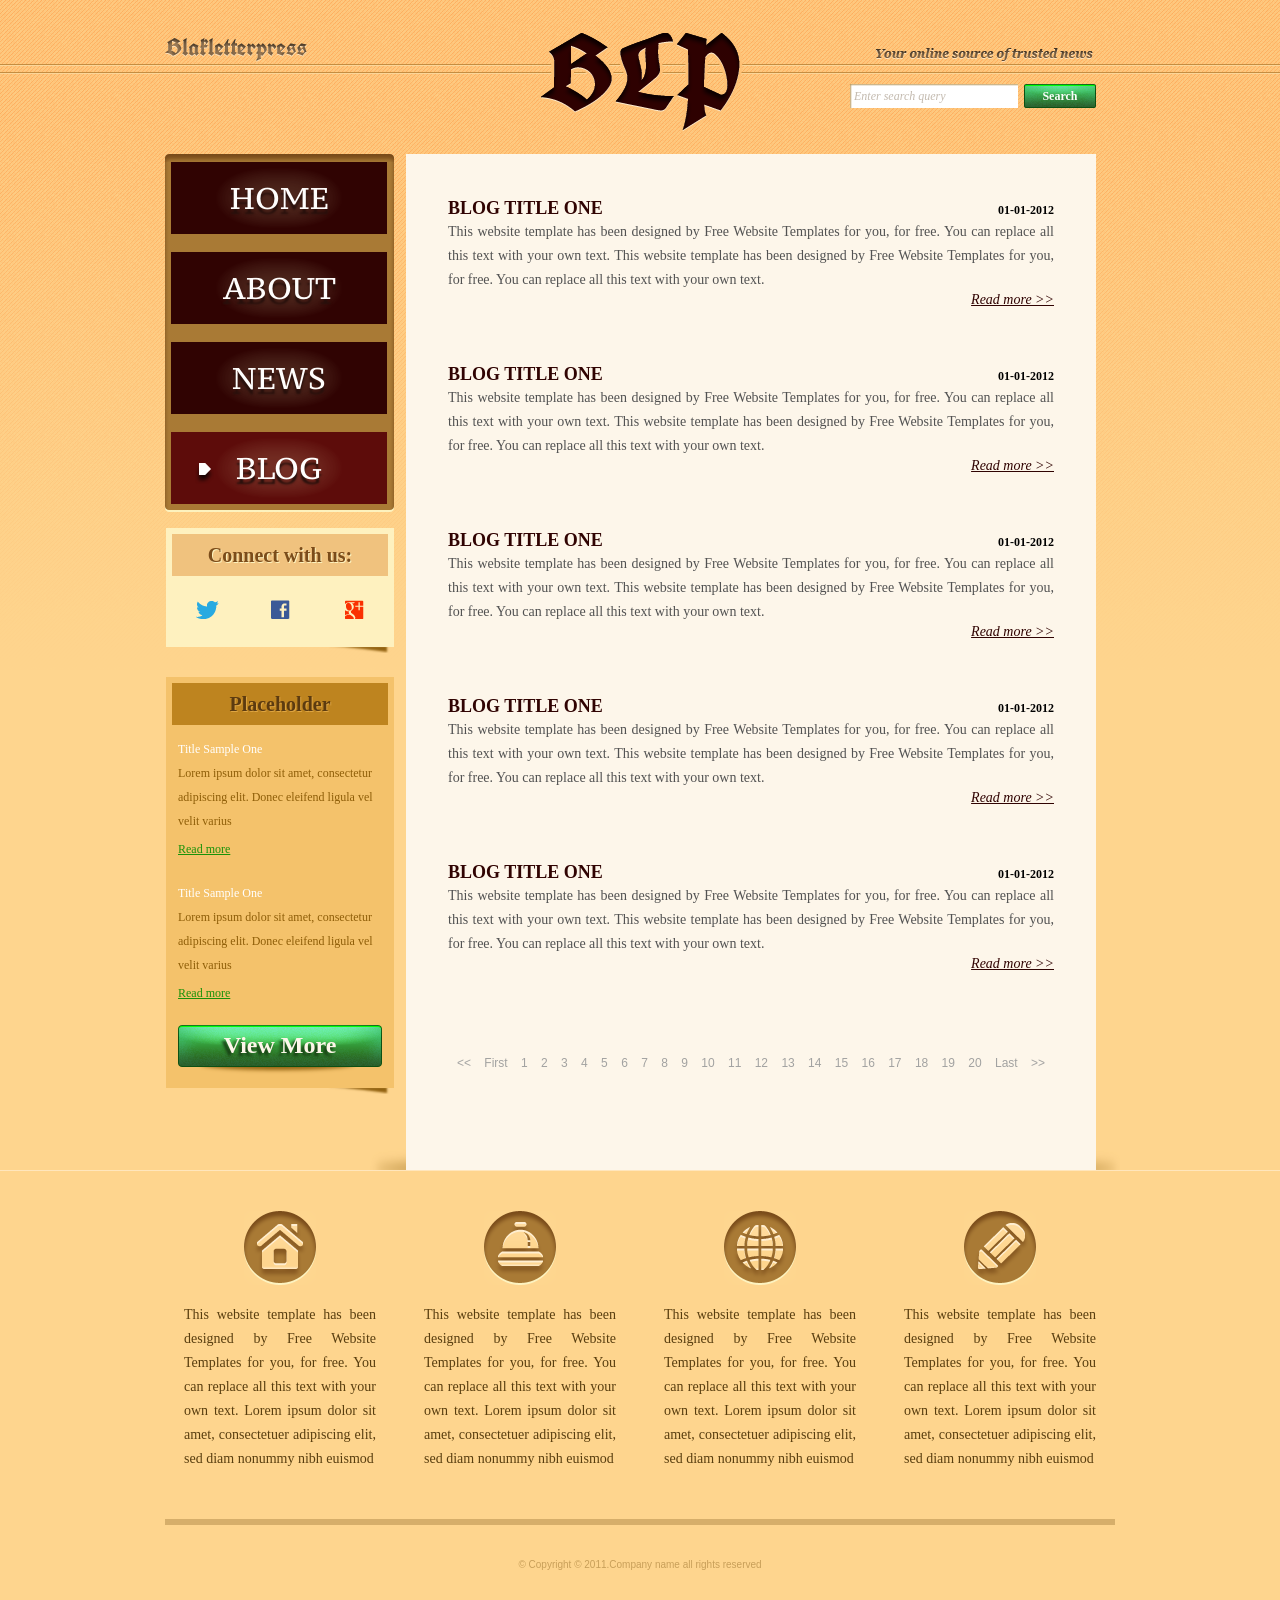
<file: Assign4-1/blog.html>
<!DOCTYPE html>
<!-- Website template by freewebsitetemplates.com -->
<html>
<head>
	<meta charset="UTF-8">
	<title>Blog - Blakletterpress Website Template</title>
	<link rel="stylesheet" href="css/style.css" type="text/css">
</head>
<body>
	<div id="page">
		<div id="header">
			<div id="motto">
				<a href="index.html" class="sitename"><img src="images/blakletterpress.png" height="24" width="142" alt="SiteName"></a>
				<p>
					<img src="images/header-text.png" height="14" width="218" alt="Text">
				</p>
			</div>
			<div id="logo">
				<a href="index.html"><img src="images/logo.png" alt="LOGO"></a>
			</div>
			<div id="searchbar">
				<form action="#" method="post">
					<input type="text" value="Enter search query" class="txtfield" onBlur="javascript:if(this.value==''){this.value=this.defaultValue;}" onFocus="javascript:if(this.value==this.defaultValue){this.value='';}">
					<input type="submit" value="Search" class="btn">
				</form>
			</div>
		</div>
		<div id="contents">
			<div id="main">
				<div class="body">
					<ul id="list">
						<li>
							<span class="time">01-01-2012</span>
							<h3>BLOG TITLE ONE</h3>
							<p>
								This website template has been designed by Free Website Templates for you, for free. You can replace all this text with your own text. This website template has been designed by Free Website Templates for you, for free. You can replace all this text with your own text.
							</p>
							<a href="blog.html" class="more">Read more >></a>
						</li>
						<li>
							<span class="time">01-01-2012</span>
							<h3>BLOG TITLE ONE</h3>
							<p>
								This website template has been designed by Free Website Templates for you, for free. You can replace all this text with your own text. This website template has been designed by Free Website Templates for you, for free. You can replace all this text with your own text.
							</p>
							<a href="blog.html" class="more">Read more >></a>
						</li>
						<li>
							<span class="time">01-01-2012</span>
							<h3>BLOG TITLE ONE</h3>
							<p>
								This website template has been designed by Free Website Templates for you, for free. You can replace all this text with your own text. This website template has been designed by Free Website Templates for you, for free. You can replace all this text with your own text.
							</p>
							<a href="blog.html" class="more">Read more >></a>
						</li>
						<li>
							<span class="time">01-01-2012</span>
							<h3>BLOG TITLE ONE</h3>
							<p>
								This website template has been designed by Free Website Templates for you, for free. You can replace all this text with your own text. This website template has been designed by Free Website Templates for you, for free. You can replace all this text with your own text.
							</p>
							<a href="blog.html" class="more">Read more >></a>
						</li>
						<li>
							<span class="time">01-01-2012</span>
							<h3>BLOG TITLE ONE</h3>
							<p>
								This website template has been designed by Free Website Templates for you, for free. You can replace all this text with your own text. This website template has been designed by Free Website Templates for you, for free. You can replace all this text with your own text.
							</p>
							<a href="blog.html" class="more">Read more >></a>
						</li>
					</ul>
					<div id="pagination">
						<a href="blog.html">&lt;&lt;</a> <a href="blog.html">First</a> <a href="blog.html">1</a> <a href="blog.html">2</a> <a href="blog.html">3</a> <a href="blog.html">4</a> <a href="blog.html">5</a> <a href="blog.html">6</a> <a href="blog.html">7</a> <a href="blog.html">8</a> <a href="blog.html">9</a> <a href="blog.html">10</a> <a href="blog.html">11</a> <a href="blog.html">12</a> <a href="blog.html">13</a> <a href="blog.html">14</a> <a href="blog.html">15</a> <a href="blog.html">16</a> <a href="blog.html">17</a> <a href="blog.html">18</a> <a href="blog.html">19</a> <a href="blog.html">20</a> <a href="blog.html">Last</a> <a href="blog.html">&gt;&gt;</a>
					</div>
				</div>
			</div>
			<div id="sidebar">
				<div id="navigation">
					<div>
						<ul>
							<li>
								<a href="index.html">Home</a>
							</li>
							<li>
								<a href="about.html">About</a>
							</li>
							<li>
								<a href="news.html">News</a>
							</li>
							<li class="selected">
								<a href="blog.html">Blog</a>
							</li>
						</ul>
					</div>
				</div>
				<div class="section">
					<div id="connect">
						<h2>Connect with us:</h2>
						<a href="http://freewebsitetemplates.com/go/twitter/" target="_blank" class="twitter"></a> <a href="http://freewebsitetemplates.com/go/facebook/" target="_blank" class="facebook"></a> <a href="http://freewebsitetemplates.com/go/googleplus/" target="_blank" class="googleplus"></a>
					</div>
				</div>
				<div class="section">
					<div id="posts">
						<h2>Placeholder</h2>
						<ul>
							<li>
								<h5>Title Sample One</h5>
								<p>
									Lorem ipsum dolor sit amet, consectetur adipiscing elit. Donec eleifend ligula vel velit varius
								</p>
								<a href="news.html" class="more">Read more</a>
							</li>
							<li>
								<h5>Title Sample One</h5>
								<p>
									Lorem ipsum dolor sit amet, consectetur adipiscing elit. Donec eleifend ligula vel velit varius
								</p>
								<a href="news.html" class="more">Read more</a>
							</li>
						</ul>
						<a href="news.html" class="btn2">View More</a>
					</div>
				</div>
			</div>
		</div>
		<div id="footer">
			<div>
				<ul id="featured">
					<li>
						<a href="index.html" class="home"></a>
						<p>
							This website template has been designed by Free Website Templates for you, for free. You can replace all this text with your own text. Lorem ipsum dolor sit amet, consectetuer adipiscing elit, sed diam nonummy nibh euismod
						</p>
					</li>
					<li>
						<a href="index.html" class="bell"></a>
						<p>
							This website template has been designed by Free Website Templates for you, for free. You can replace all this text with your own text. Lorem ipsum dolor sit amet, consectetuer adipiscing elit, sed diam nonummy nibh euismod
						</p>
					</li>
					<li>
						<a href="index.html" class="globe"></a>
						<p>
							This website template has been designed by Free Website Templates for you, for free. You can replace all this text with your own text. Lorem ipsum dolor sit amet, consectetuer adipiscing elit, sed diam nonummy nibh euismod
						</p>
					</li>
					<li>
						<a href="index.html" class="pencil"></a>
						<p>
							This website template has been designed by Free Website Templates for you, for free. You can replace all this text with your own text. Lorem ipsum dolor sit amet, consectetuer adipiscing elit, sed diam nonummy nibh euismod
						</p>
					</li>
				</ul>
				<p id="footnote">
					© Copyright © 2011.Company name all rights reserved
				</p>
			</div>
		</div>
	</div>
</body>
</html>
</file>
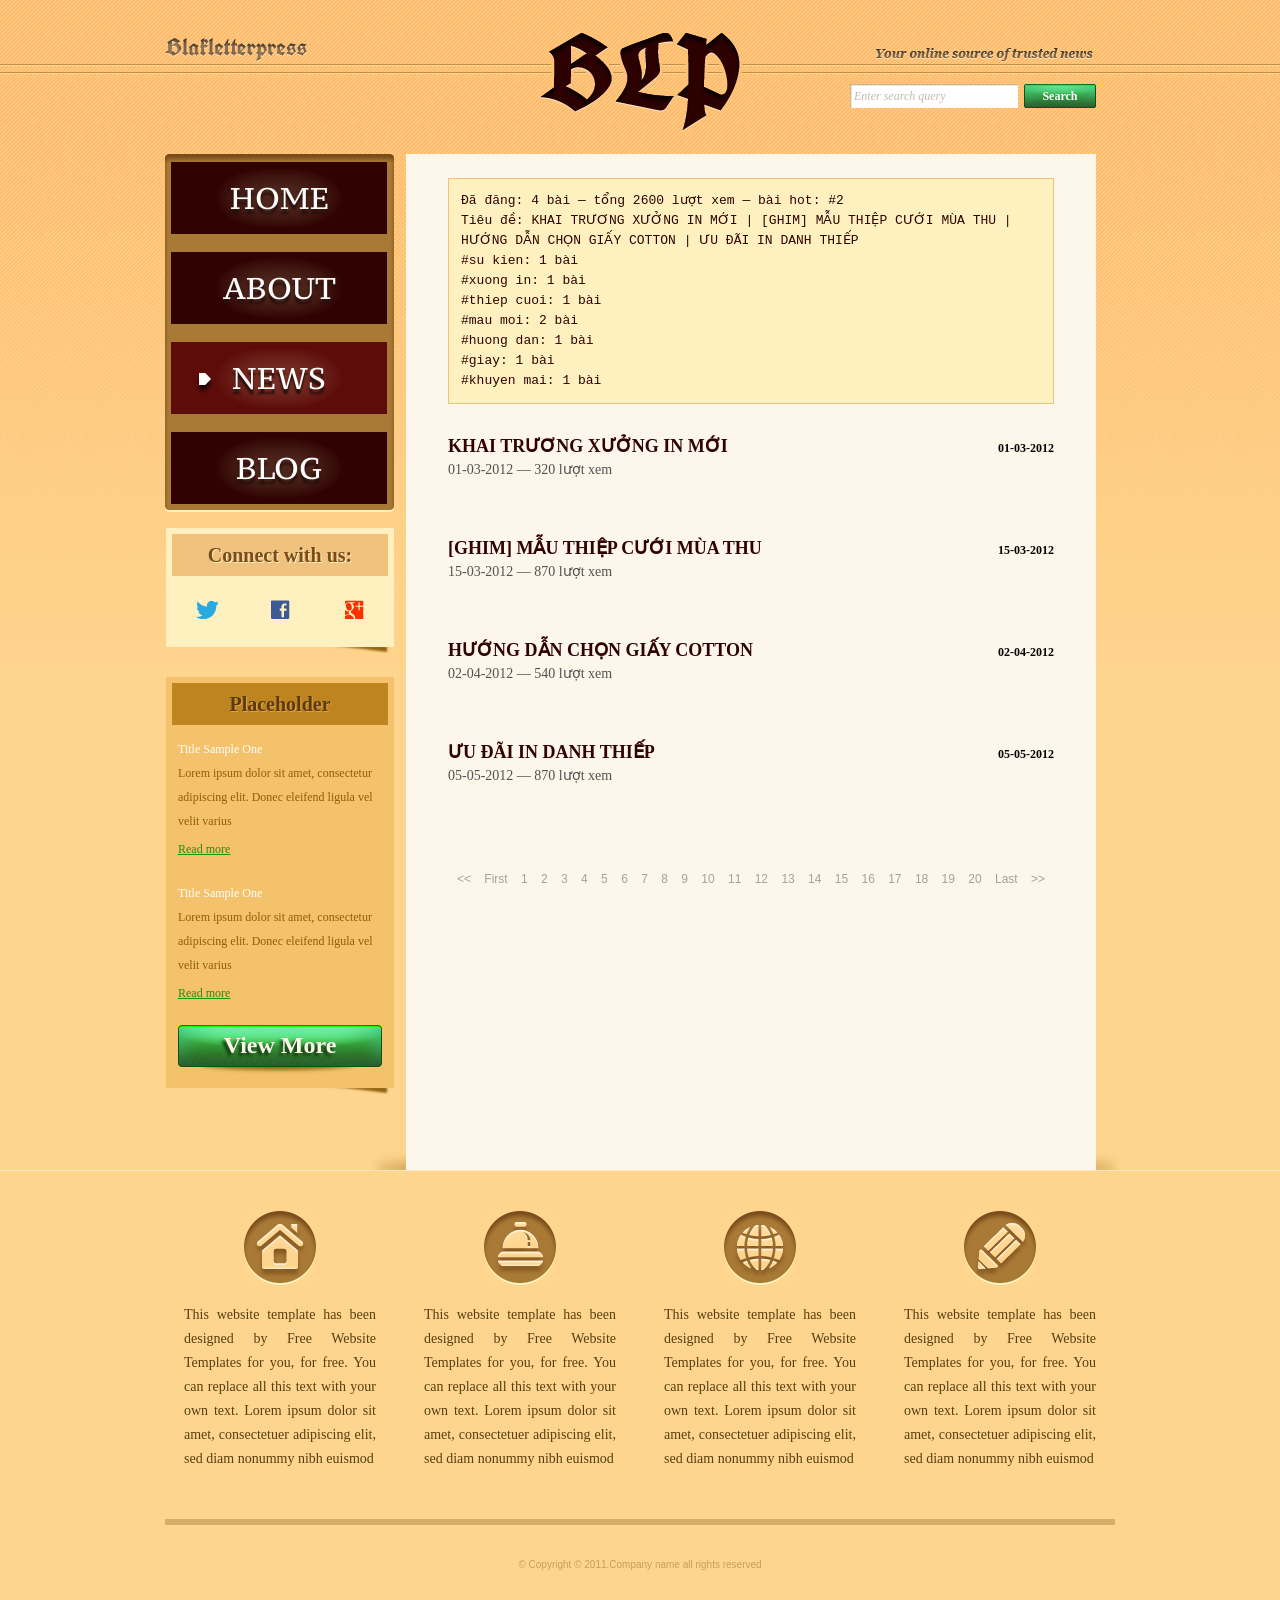
<file: Assign4-1/news.html>
<!DOCTYPE html>
<!-- Website template by freewebsitetemplates.com -->
<html>
<head>
	<meta charset="UTF-8">
	<title>Bài A – Tin tức từ JSON | Blakletterpress</title>
	<link rel="stylesheet" href="css/style.css" type="text/css">
	<link rel="stylesheet" href="css/bai-js.css" type="text/css">
</head>
<body>
	<div id="page">
		<div id="header">
			<div id="motto">
				<a href="index.html" class="sitename"><img src="images/blakletterpress.png" height="24" width="142" alt="SiteName"></a>
				<p>
					<img src="images/header-text.png" height="14" width="218" alt="Text">
				</p>
			</div>
			<div id="logo">
				<a href="index.html"><img src="images/logo.png" alt="LOGO"></a>
			</div>
			<div id="searchbar">
				<form action="#" method="post">
					<input type="text" value="Enter search query" class="txtfield" onBlur="javascript:if(this.value==''){this.value=this.defaultValue;}" onFocus="javascript:if(this.value==this.defaultValue){this.value='';}">
					<input type="submit" value="Search" class="btn">
				</form>
			</div>
		</div>
		<div id="contents">
			<div id="main">
				<div class="body">
					<pre id="ket-qua"></pre>
					<ul id="list">
						<li>
							<span class="time">01-01-2012</span>
							<h3>NEWS TITLE ONE</h3>
							<p>
								This website template has been designed by Free Website Templates for you, for free. You can replace all this text with your own text. This website template has been designed by Free Website Templates for you, for free. You can replace all this text with your own text.
							</p>
							<a href="news.html" class="more">Read more >></a>
						</li>
						<li>
							<span class="time">01-01-2012</span>
							<h3>NEWS TITLE ONE</h3>
							<p>
								This website template has been designed by Free Website Templates for you, for free. You can replace all this text with your own text. This website template has been designed by Free Website Templates for you, for free. You can replace all this text with your own text.
							</p>
							<a href="news.html" class="more">Read more >></a>
						</li>
						<li>
							<span class="time">01-01-2012</span>
							<h3>NEWS TITLE ONE</h3>
							<p>
								This website template has been designed by Free Website Templates for you, for free. You can replace all this text with your own text. This website template has been designed by Free Website Templates for you, for free. You can replace all this text with your own text.
							</p>
							<a href="news.html" class="more">Read more >></a>
						</li>
						<li>
							<span class="time">01-01-2012</span>
							<h3>NEWS TITLE ONE</h3>
							<p>
								This website template has been designed by Free Website Templates for you, for free. You can replace all this text with your own text. This website template has been designed by Free Website Templates for you, for free. You can replace all this text with your own text.
							</p>
							<a href="news.html" class="more">Read more >></a>
						</li>
						<li>
							<span class="time">01-01-2012</span>
							<h3>NEWS TITLE ONE</h3>
							<p>
								This website template has been designed by Free Website Templates for you, for free. You can replace all this text with your own text. This website template has been designed by Free Website Templates for you, for free. You can replace all this text with your own text.
							</p>
							<a href="news.html" class="more">Read more >></a>
						</li>
					</ul>
					<div id="pagination">
						<a href="news.html">&lt;&lt;</a> <a href="news.html">First</a> <a href="news.html">1</a> <a href="news.html">2</a> <a href="news.html">3</a> <a href="news.html">4</a> <a href="news.html">5</a> <a href="news.html">6</a> <a href="news.html">7</a> <a href="news.html">8</a> <a href="news.html">9</a> <a href="news.html">10</a> <a href="news.html">11</a> <a href="news.html">12</a> <a href="news.html">13</a> <a href="news.html">14</a> <a href="news.html">15</a> <a href="news.html">16</a> <a href="news.html">17</a> <a href="news.html">18</a> <a href="news.html">19</a> <a href="news.html">20</a> <a href="news.html">Last</a> <a href="news.html">&gt;&gt;</a>
					</div>
				</div>
			</div>
			<div id="sidebar">
				<div id="navigation">
					<div>
						<ul>
							<li>
								<a href="index.html">Home</a>
							</li>
							<li>
								<a href="about.html">About</a>
							</li>
							<li class="selected">
								<a href="news.html">News</a>
							</li>
							<li>
								<a href="blog.html">Blog</a>
							</li>
						</ul>
					</div>
				</div>
				<div class="section">
					<div id="connect">
						<h2>Connect with us:</h2>
						<a href="http://freewebsitetemplates.com/go/twitter/" target="_blank" class="twitter"></a> <a href="http://freewebsitetemplates.com/go/facebook/" target="_blank" class="facebook"></a> <a href="http://freewebsitetemplates.com/go/googleplus/" target="_blank" class="googleplus"></a>
					</div>
				</div>
				<div class="section">
					<div id="posts">
						<h2>Placeholder</h2>
						<ul>
							<li>
								<h5>Title Sample One</h5>
								<p>
									Lorem ipsum dolor sit amet, consectetur adipiscing elit. Donec eleifend ligula vel velit varius
								</p>
								<a href="news.html" class="more">Read more</a>
							</li>
							<li>
								<h5>Title Sample One</h5>
								<p>
									Lorem ipsum dolor sit amet, consectetur adipiscing elit. Donec eleifend ligula vel velit varius
								</p>
								<a href="news.html" class="more">Read more</a>
							</li>
						</ul>
						<a href="news.html" class="btn2">View More</a>
					</div>
				</div>
			</div>
		</div>
		<div id="footer">
			<div>
				<ul id="featured">
					<li>
						<a href="index.html" class="home"></a>
						<p>
							This website template has been designed by Free Website Templates for you, for free. You can replace all this text with your own text. Lorem ipsum dolor sit amet, consectetuer adipiscing elit, sed diam nonummy nibh euismod
						</p>
					</li>
					<li>
						<a href="index.html" class="bell"></a>
						<p>
							This website template has been designed by Free Website Templates for you, for free. You can replace all this text with your own text. Lorem ipsum dolor sit amet, consectetuer adipiscing elit, sed diam nonummy nibh euismod
						</p>
					</li>
					<li>
						<a href="index.html" class="globe"></a>
						<p>
							This website template has been designed by Free Website Templates for you, for free. You can replace all this text with your own text. Lorem ipsum dolor sit amet, consectetuer adipiscing elit, sed diam nonummy nibh euismod
						</p>
					</li>
					<li>
						<a href="index.html" class="pencil"></a>
						<p>
							This website template has been designed by Free Website Templates for you, for free. You can replace all this text with your own text. Lorem ipsum dolor sit amet, consectetuer adipiscing elit, sed diam nonummy nibh euismod
						</p>
					</li>
				</ul>
				<p id="footnote">
					© Copyright © 2011.Company name all rights reserved
				</p>
			</div>
		</div>
	</div>
	<script src="js/ho-tro.js"></script>
	<script src="js/bai-a-tin-tuc.js"></script>
</body>
</html>
</file>
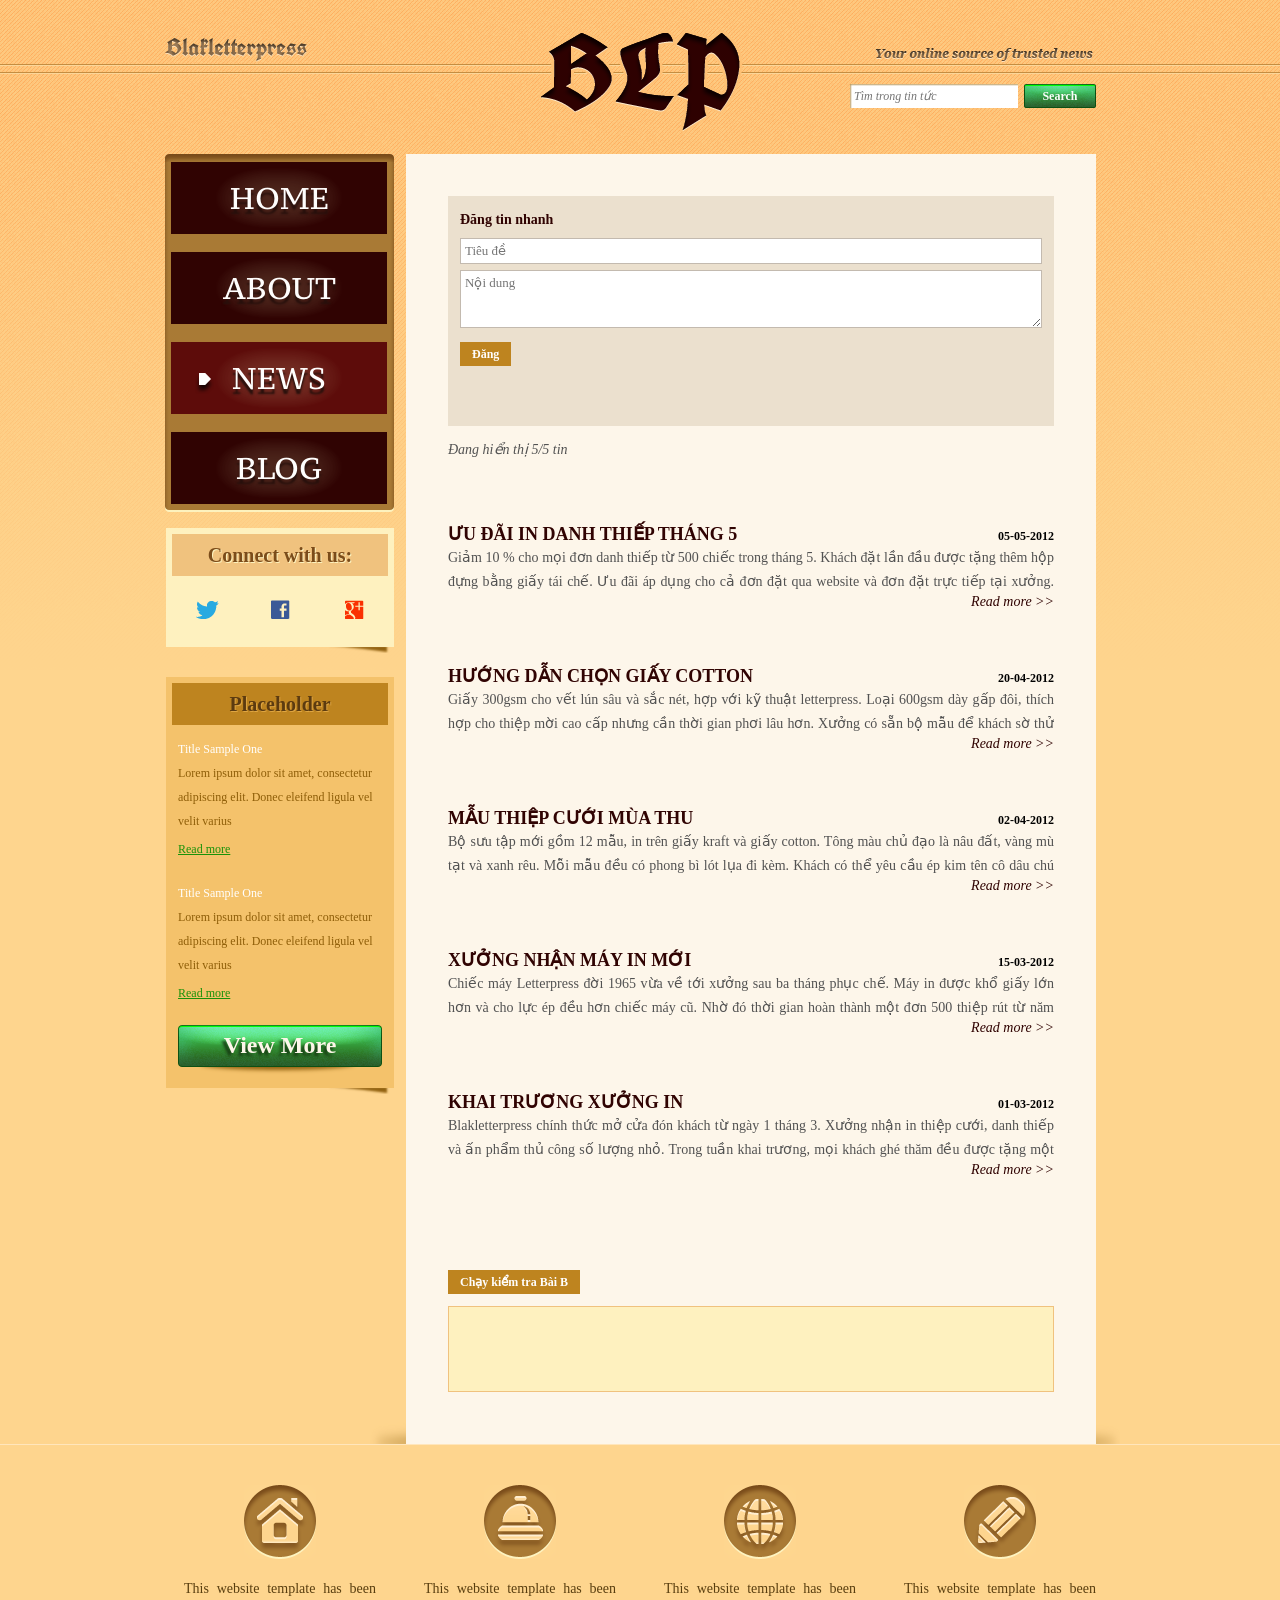
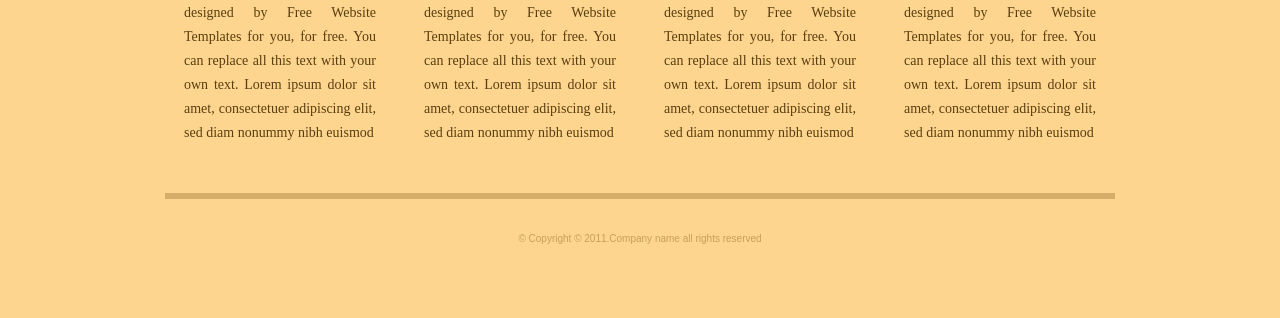
<file: Assign4-2/news.html>
<!DOCTYPE html>
<!-- Website template by freewebsitetemplates.com -->
<html>
<head>
	<meta charset="UTF-8">
	<title>Bài B – Lọc tin và đăng tin nhanh | Blakletterpress</title>
	<link rel="stylesheet" href="css/style.css" type="text/css">
	<link rel="stylesheet" href="css/bai-js.css" type="text/css">
</head>
<body>
	<div id="page">
		<div id="header">
			<div id="motto">
				<a href="index.html" class="sitename"><img src="images/blakletterpress.png" height="24" width="142" alt="SiteName"></a>
				<p>
					<img src="images/header-text.png" height="14" width="218" alt="Text">
				</p>
			</div>
			<div id="logo">
				<a href="index.html"><img src="images/logo.png" alt="LOGO"></a>
			</div>
			<div id="searchbar">
				<form action="#" method="post">
					<input type="text" id="o-tim-kiem" value="" placeholder="Tìm trong tin tức" class="txtfield">
					<input type="submit" value="Search" class="btn">
				</form>
			</div>
		</div>
		<div id="contents">
			<div id="main">
				<div class="body">
					<div id="them-tin">
						<h4>Đăng tin nhanh</h4>
						<input type="text" id="tin-tieu-de" placeholder="Tiêu đề">
						<textarea id="tin-noi-dung" rows="3" placeholder="Nội dung"></textarea>
						<button type="button" id="nut-dang">Đăng</button>
						<p id="bao-loi"></p>
					</div>
					<p id="bo-dem"></p>
					<ul id="list">
						<li>
							<span class="time">05-05-2012</span>
							<h3>ƯU ĐÃI IN DANH THIẾP THÁNG 5</h3>
							<p>
								Giảm 10 % cho mọi đơn danh thiếp từ 500 chiếc trong tháng 5. Khách đặt lần đầu được tặng thêm hộp đựng bằng giấy tái chế. Ưu đãi áp dụng cho cả đơn đặt qua website và đơn đặt trực tiếp tại xưởng. Mỗi khách hàng được dùng ưu đãi một lần.
							</p>
							<button type="button" class="more">Read more &gt;&gt;</button>
						</li>
						<li>
							<span class="time">20-04-2012</span>
							<h3>HƯỚNG DẪN CHỌN GIẤY COTTON</h3>
							<p>
								Giấy 300gsm cho vết lún sâu và sắc nét, hợp với kỹ thuật letterpress. Loại 600gsm dày gấp đôi, thích hợp cho thiệp mời cao cấp nhưng cần thời gian phơi lâu hơn. Xưởng có sẵn bộ mẫu để khách sờ thử trước khi quyết định. Hãy ghé xưởng vào giờ hành chính để được tư vấn.
							</p>
							<button type="button" class="more">Read more &gt;&gt;</button>
						</li>
						<li>
							<span class="time">02-04-2012</span>
							<h3>MẪU THIỆP CƯỚI MÙA THU</h3>
							<p>
								Bộ sưu tập mới gồm 12 mẫu, in trên giấy kraft và giấy cotton. Tông màu chủ đạo là nâu đất, vàng mù tạt và xanh rêu. Mỗi mẫu đều có phong bì lót lụa đi kèm. Khách có thể yêu cầu ép kim tên cô dâu chú rể.
							</p>
							<button type="button" class="more">Read more &gt;&gt;</button>
						</li>
						<li>
							<span class="time">15-03-2012</span>
							<h3>XƯỞNG NHẬN MÁY IN MỚI</h3>
							<p>
								Chiếc máy Letterpress đời 1965 vừa về tới xưởng sau ba tháng phục chế. Máy in được khổ giấy lớn hơn và cho lực ép đều hơn chiếc máy cũ. Nhờ đó thời gian hoàn thành một đơn 500 thiệp rút từ năm ngày xuống ba ngày. Xưởng mở cửa đón khách tham quan máy vào sáng thứ bảy hằng tuần.
							</p>
							<button type="button" class="more">Read more &gt;&gt;</button>
						</li>
						<li>
							<span class="time">01-03-2012</span>
							<h3>KHAI TRƯƠNG XƯỞNG IN</h3>
							<p>
								Blakletterpress chính thức mở cửa đón khách từ ngày 1 tháng 3. Xưởng nhận in thiệp cưới, danh thiếp và ấn phẩm thủ công số lượng nhỏ. Trong tuần khai trương, mọi khách ghé thăm đều được tặng một tấm bưu thiếp in tay. Rất mong được đón tiếp quý khách.
							</p>
							<button type="button" class="more">Read more &gt;&gt;</button>
						</li>
					</ul>
					<p id="khong-thay" class="an"></p>
					<div id="kiem-tra">
						<button type="button" id="nut-kiem-tra">Chạy kiểm tra Bài B</button>
						<pre id="ket-qua"></pre>
					</div>
				</div>
			</div>
			<div id="sidebar">
				<div id="navigation">
					<div>
						<ul>
							<li>
								<a href="index.html">Home</a>
							</li>
							<li>
								<a href="about.html">About</a>
							</li>
							<li class="selected">
								<a href="news.html">News</a>
							</li>
							<li>
								<a href="blog.html">Blog</a>
							</li>
						</ul>
					</div>
				</div>
				<div class="section">
					<div id="connect">
						<h2>Connect with us:</h2>
						<a href="http://freewebsitetemplates.com/go/twitter/" target="_blank" class="twitter"></a> <a href="http://freewebsitetemplates.com/go/facebook/" target="_blank" class="facebook"></a> <a href="http://freewebsitetemplates.com/go/googleplus/" target="_blank" class="googleplus"></a>
					</div>
				</div>
				<div class="section">
					<div id="posts">
						<h2>Placeholder</h2>
						<ul>
							<li>
								<h5>Title Sample One</h5>
								<p>
									Lorem ipsum dolor sit amet, consectetur adipiscing elit. Donec eleifend ligula vel velit varius
								</p>
								<a href="news.html" class="more">Read more</a>
							</li>
							<li>
								<h5>Title Sample One</h5>
								<p>
									Lorem ipsum dolor sit amet, consectetur adipiscing elit. Donec eleifend ligula vel velit varius
								</p>
								<a href="news.html" class="more">Read more</a>
							</li>
						</ul>
						<a href="news.html" class="btn2">View More</a>
					</div>
				</div>
			</div>
		</div>
		<div id="footer">
			<div>
				<ul id="featured">
					<li>
						<a href="index.html" class="home"></a>
						<p>
							This website template has been designed by Free Website Templates for you, for free. You can replace all this text with your own text. Lorem ipsum dolor sit amet, consectetuer adipiscing elit, sed diam nonummy nibh euismod
						</p>
					</li>
					<li>
						<a href="index.html" class="bell"></a>
						<p>
							This website template has been designed by Free Website Templates for you, for free. You can replace all this text with your own text. Lorem ipsum dolor sit amet, consectetuer adipiscing elit, sed diam nonummy nibh euismod
						</p>
					</li>
					<li>
						<a href="index.html" class="globe"></a>
						<p>
							This website template has been designed by Free Website Templates for you, for free. You can replace all this text with your own text. Lorem ipsum dolor sit amet, consectetuer adipiscing elit, sed diam nonummy nibh euismod
						</p>
					</li>
					<li>
						<a href="index.html" class="pencil"></a>
						<p>
							This website template has been designed by Free Website Templates for you, for free. You can replace all this text with your own text. Lorem ipsum dolor sit amet, consectetuer adipiscing elit, sed diam nonummy nibh euismod
						</p>
					</li>
				</ul>
				<p id="footnote">
					© Copyright © 2011.Company name all rights reserved
				</p>
			</div>
		</div>
	</div>
	<script src="js/ho-tro.js"></script>
	<script src="js/bai-b-tin-nhanh.js"></script>
	<script src="js/kiem-tra.js"></script>
</body>
</html>
</file>
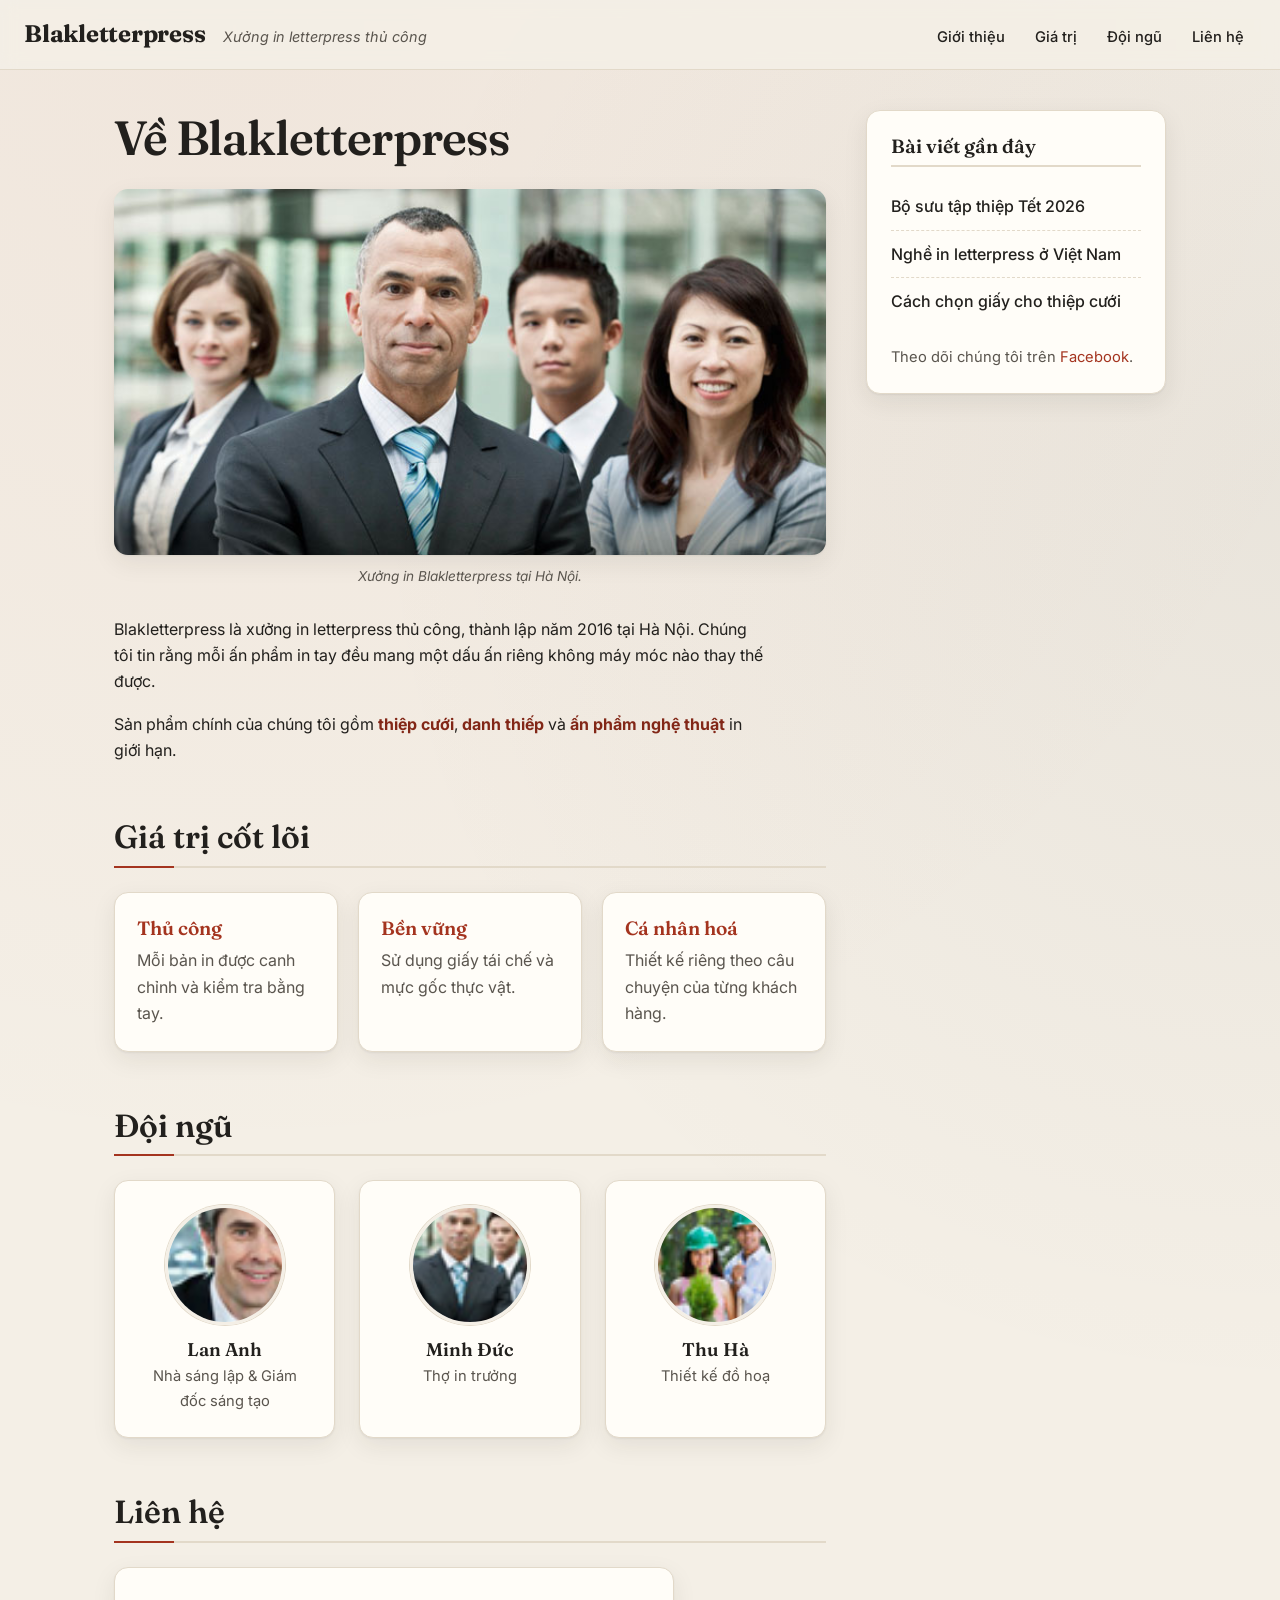
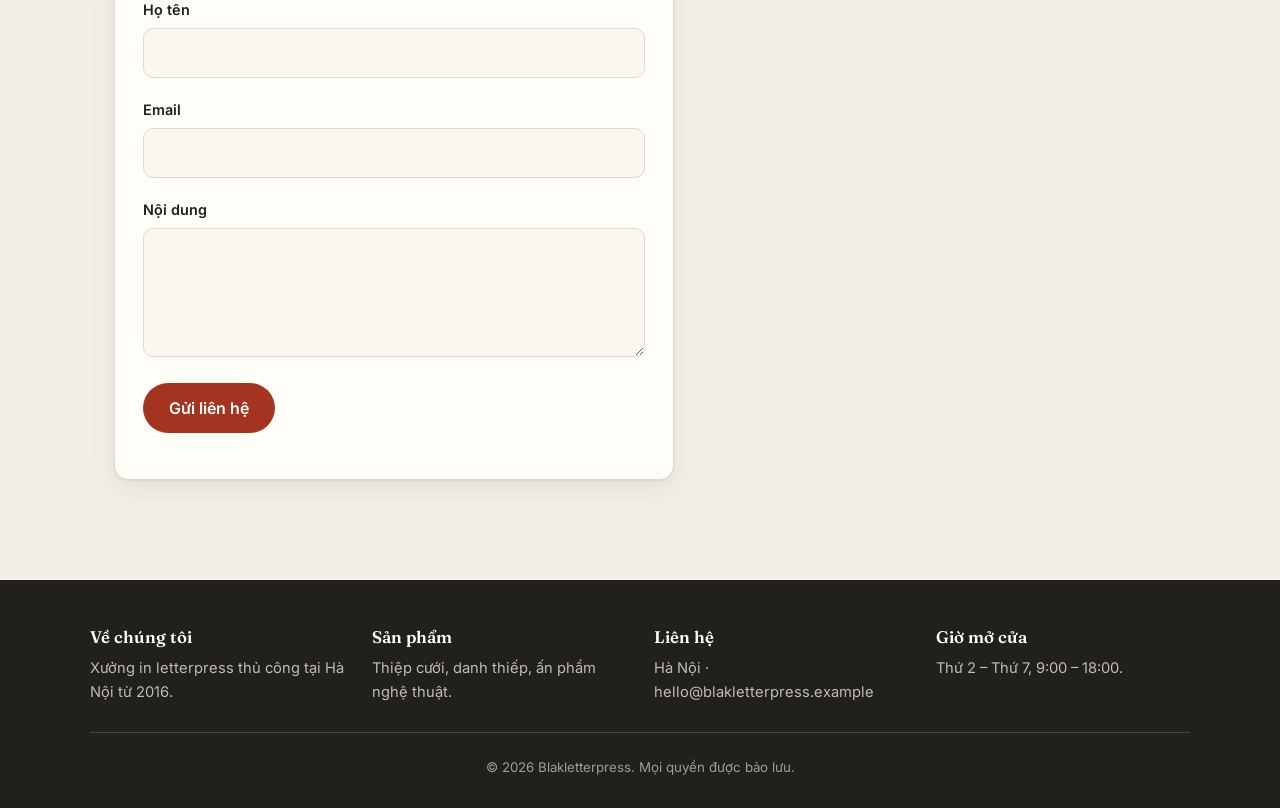
<file: Assign4/trang-goc.html>
<!DOCTYPE html>
<html lang="vi">
<head>
	<meta charset="UTF-8">
	<meta name="viewport" content="width=device-width, initial-scale=1.0">
	<meta name="description" content="Giới thiệu Blakletterpress — xưởng in letterpress thủ công tại Hà Nội.">
	<title>Giới thiệu — Blakletterpress</title>

	<!-- SV (Hoạt động 1): tạo file style.css trong cùng thư mục và giữ dòng <link> dưới đây. -->
	<link rel="stylesheet" href="style.css">
</head>
<body>

	<header class="site-header">
		<a href="#" class="site-name">Blakletterpress</a>
		<p class="tagline">Xưởng in letterpress thủ công</p>
		<nav class="main-nav" aria-label="Chính">
			<ul>
				<li><a href="#gioi-thieu">Giới thiệu</a></li>
				<li><a href="#gia-tri">Giá trị</a></li>
				<li><a href="#doi-ngu">Đội ngũ</a></li>
				<li><a href="#lien-he">Liên hệ</a></li>
			</ul>
		</nav>
	</header>

	<div class="layout">
		<main>

			<article id="gioi-thieu">
				<h1>Về Blakletterpress</h1>

				<figure>
					<img src="./images/team-large.jpg" alt="Đội ngũ Blakletterpress tại xưởng in">
					<figcaption>Xưởng in Blakletterpress tại Hà Nội.</figcaption>
				</figure>

				<p>
					Blakletterpress là xưởng in letterpress thủ công, thành lập năm 2016 tại Hà Nội.
					Chúng tôi tin rằng mỗi ấn phẩm in tay đều mang một dấu ấn riêng không máy móc nào thay thế được.
				</p>
				<p>
					Sản phẩm chính của chúng tôi gồm <strong>thiệp cưới</strong>, <strong>danh thiếp</strong>
					và <strong>ấn phẩm nghệ thuật</strong> in giới hạn.
				</p>
			</article>

			<section id="gia-tri">
				<h2>Giá trị cốt lõi</h2>
				<ul class="value-list">
					<li class="value-card">
						<h3>Thủ công</h3>
						<p>Mỗi bản in được canh chỉnh và kiểm tra bằng tay.</p>
					</li>
					<li class="value-card">
						<h3>Bền vững</h3>
						<p>Sử dụng giấy tái chế và mực gốc thực vật.</p>
					</li>
					<li class="value-card">
						<h3>Cá nhân hoá</h3>
						<p>Thiết kế riêng theo câu chuyện của từng khách hàng.</p>
					</li>
				</ul>
			</section>

			<section id="doi-ngu">
				<h2>Đội ngũ</h2>
				<ul class="team-list">
					<li class="member">
						<img src="./images/smiling.jpg" alt="Chân dung Lan Anh">
						<h3>Lan Anh</h3>
						<p>Nhà sáng lập &amp; Giám đốc sáng tạo</p>
					</li>
					<li class="member">
						<img src="./images/team.jpg" alt="Chân dung Minh Đức">
						<h3>Minh Đức</h3>
						<p>Thợ in trưởng</p>
					</li>
					<li class="member">
						<img src="./images/ecofriends.jpg" alt="Chân dung Thu Hà">
						<h3>Thu Hà</h3>
						<p>Thiết kế đồ hoạ</p>
					</li>
				</ul>
			</section>

			<section id="lien-he">
				<h2>Liên hệ</h2>
				<form action="#" method="post" class="contact-form">
					<p>
						<label for="ten">Họ tên</label><br>
						<input type="text" id="ten" name="ten" required>
					</p>
					<p>
						<label for="email">Email</label><br>
						<input type="email" id="email" name="email" required>
					</p>
					<p>
						<label for="noidung">Nội dung</label><br>
						<textarea id="noidung" name="noidung" rows="4"></textarea>
					</p>
					<p>
						<button type="submit">Gửi liên hệ</button>
					</p>
				</form>
			</section>

		</main>

		<aside class="sidebar">
			<h2>Bài viết gần đây</h2>
			<ul class="recent">
				<li><a href="#">Bộ sưu tập thiệp Tết 2026</a></li>
				<li><a href="#">Nghề in letterpress ở Việt Nam</a></li>
				<li><a href="#">Cách chọn giấy cho thiệp cưới</a></li>
			</ul>
			<p>
				Theo dõi chúng tôi trên
				<a href="https://facebook.com" target="_blank" rel="noopener">Facebook</a>.
			</p>
		</aside>
	</div>

	<footer class="site-footer">
		<ul class="footer-cols">
			<li>
				<h3>Về chúng tôi</h3>
				<p>Xưởng in letterpress thủ công tại Hà Nội từ 2016.</p>
			</li>
			<li>
				<h3>Sản phẩm</h3>
				<p>Thiệp cưới, danh thiếp, ấn phẩm nghệ thuật.</p>
			</li>
			<li>
				<h3>Liên hệ</h3>
				<p>Hà Nội · hello@blakletterpress.example</p>
			</li>
			<li>
				<h3>Giờ mở cửa</h3>
				<p>Thứ 2 – Thứ 7, 9:00 – 18:00.</p>
			</li>
		</ul>
		<p class="copyright"><small>© 2026 Blakletterpress. Mọi quyền được bảo lưu.</small></p>
	</footer>

</body>
</html>
</file>
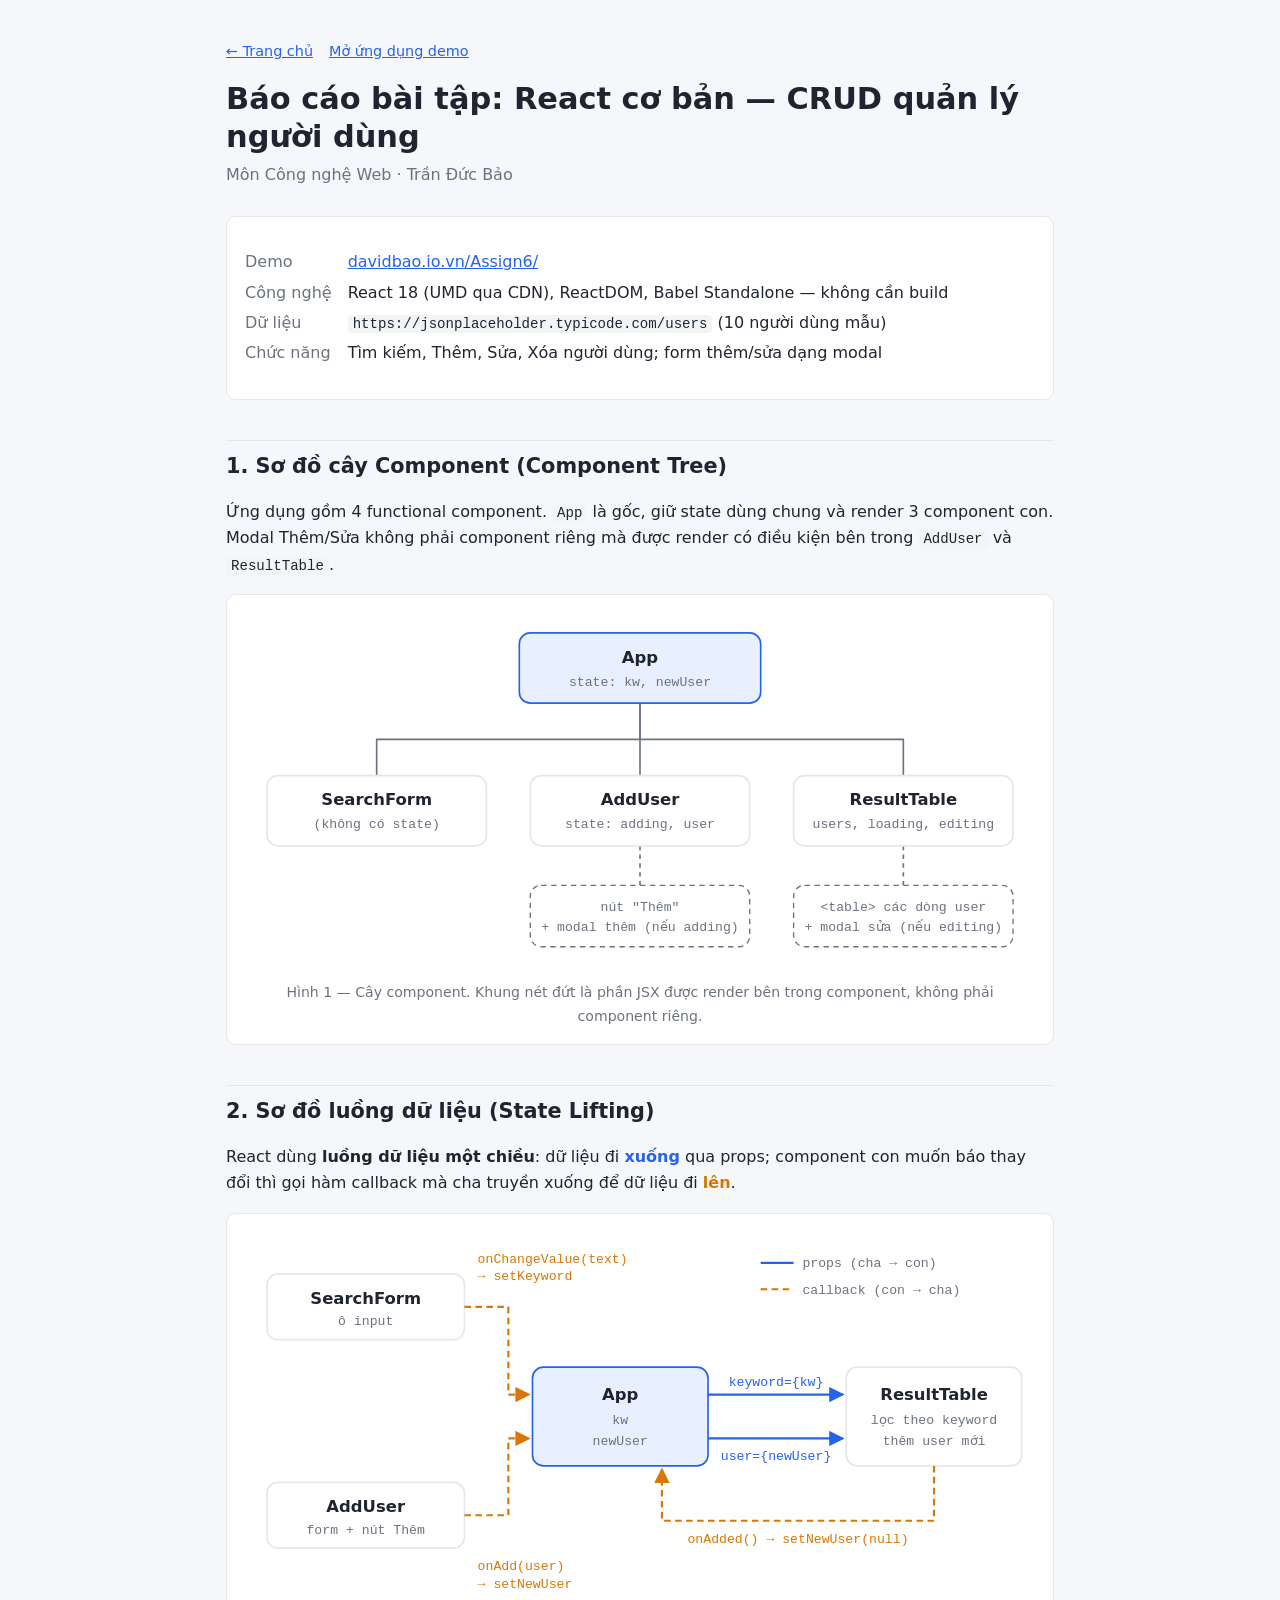
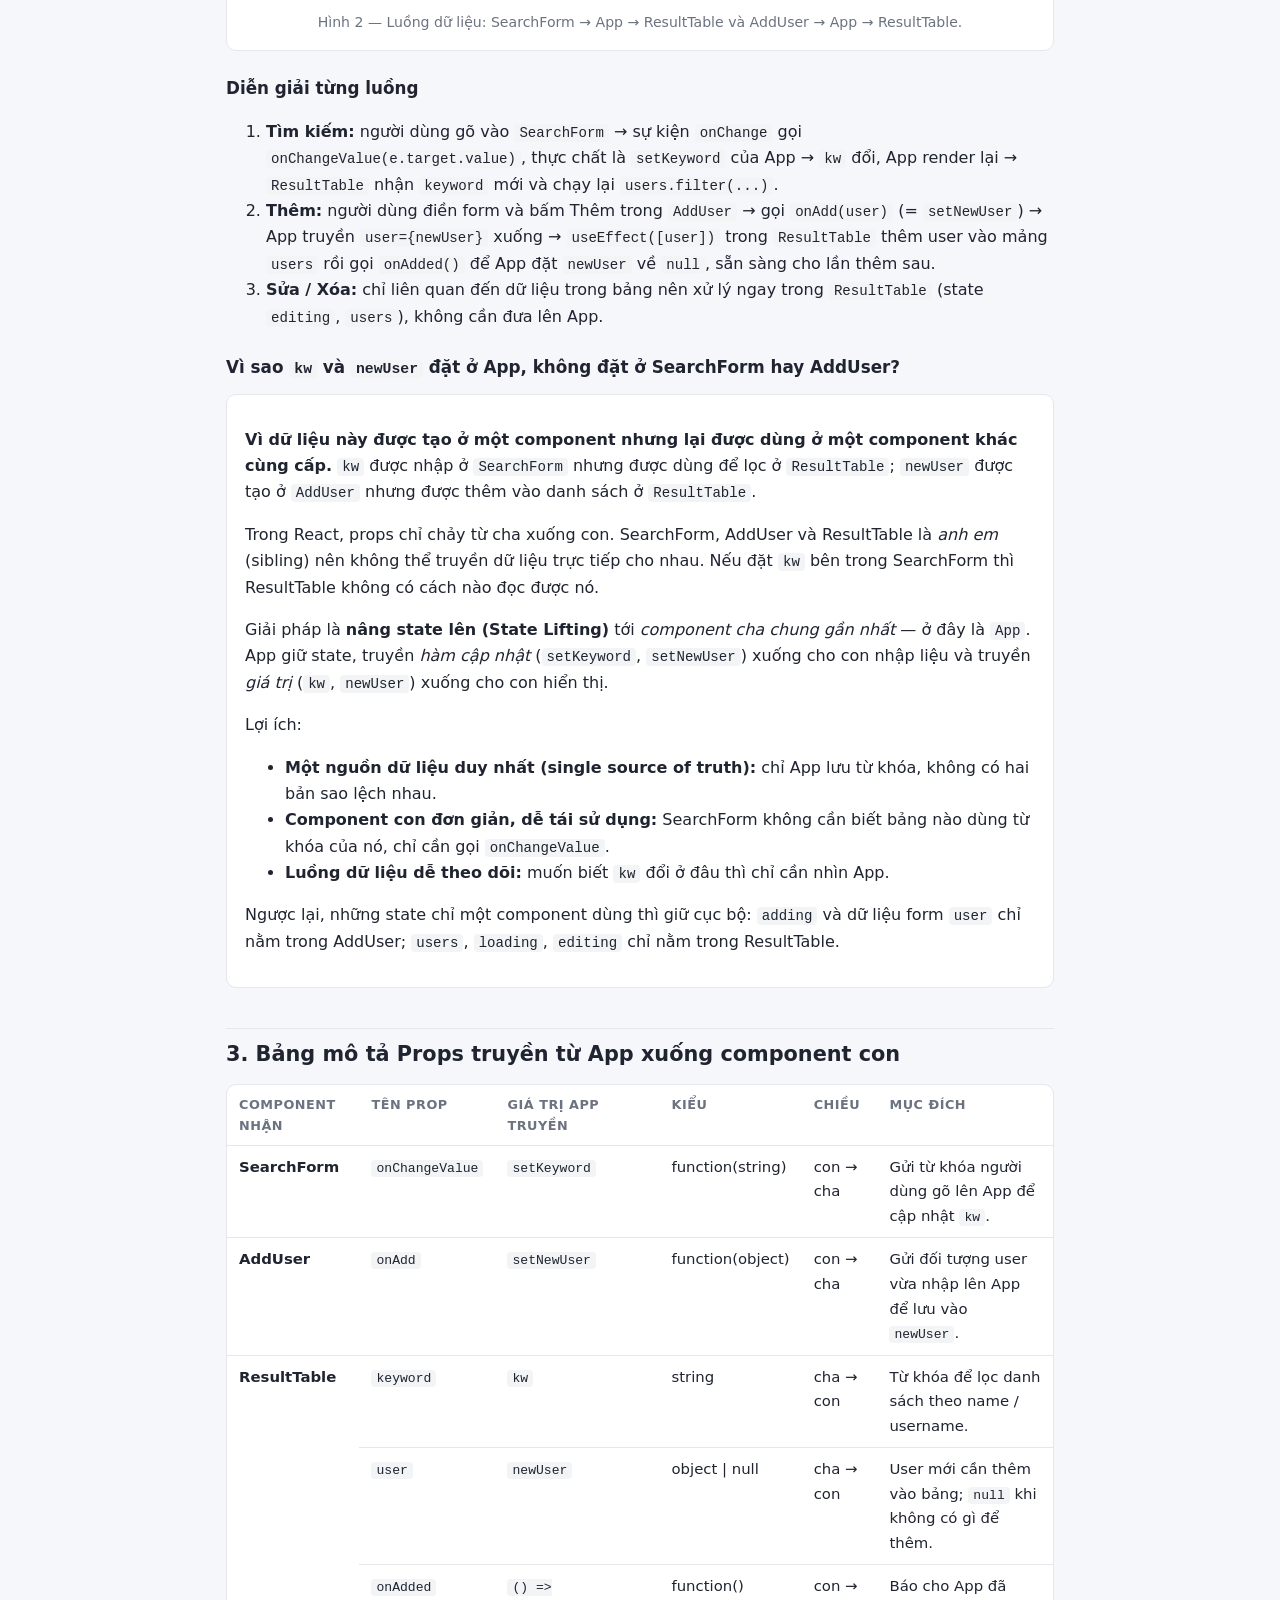
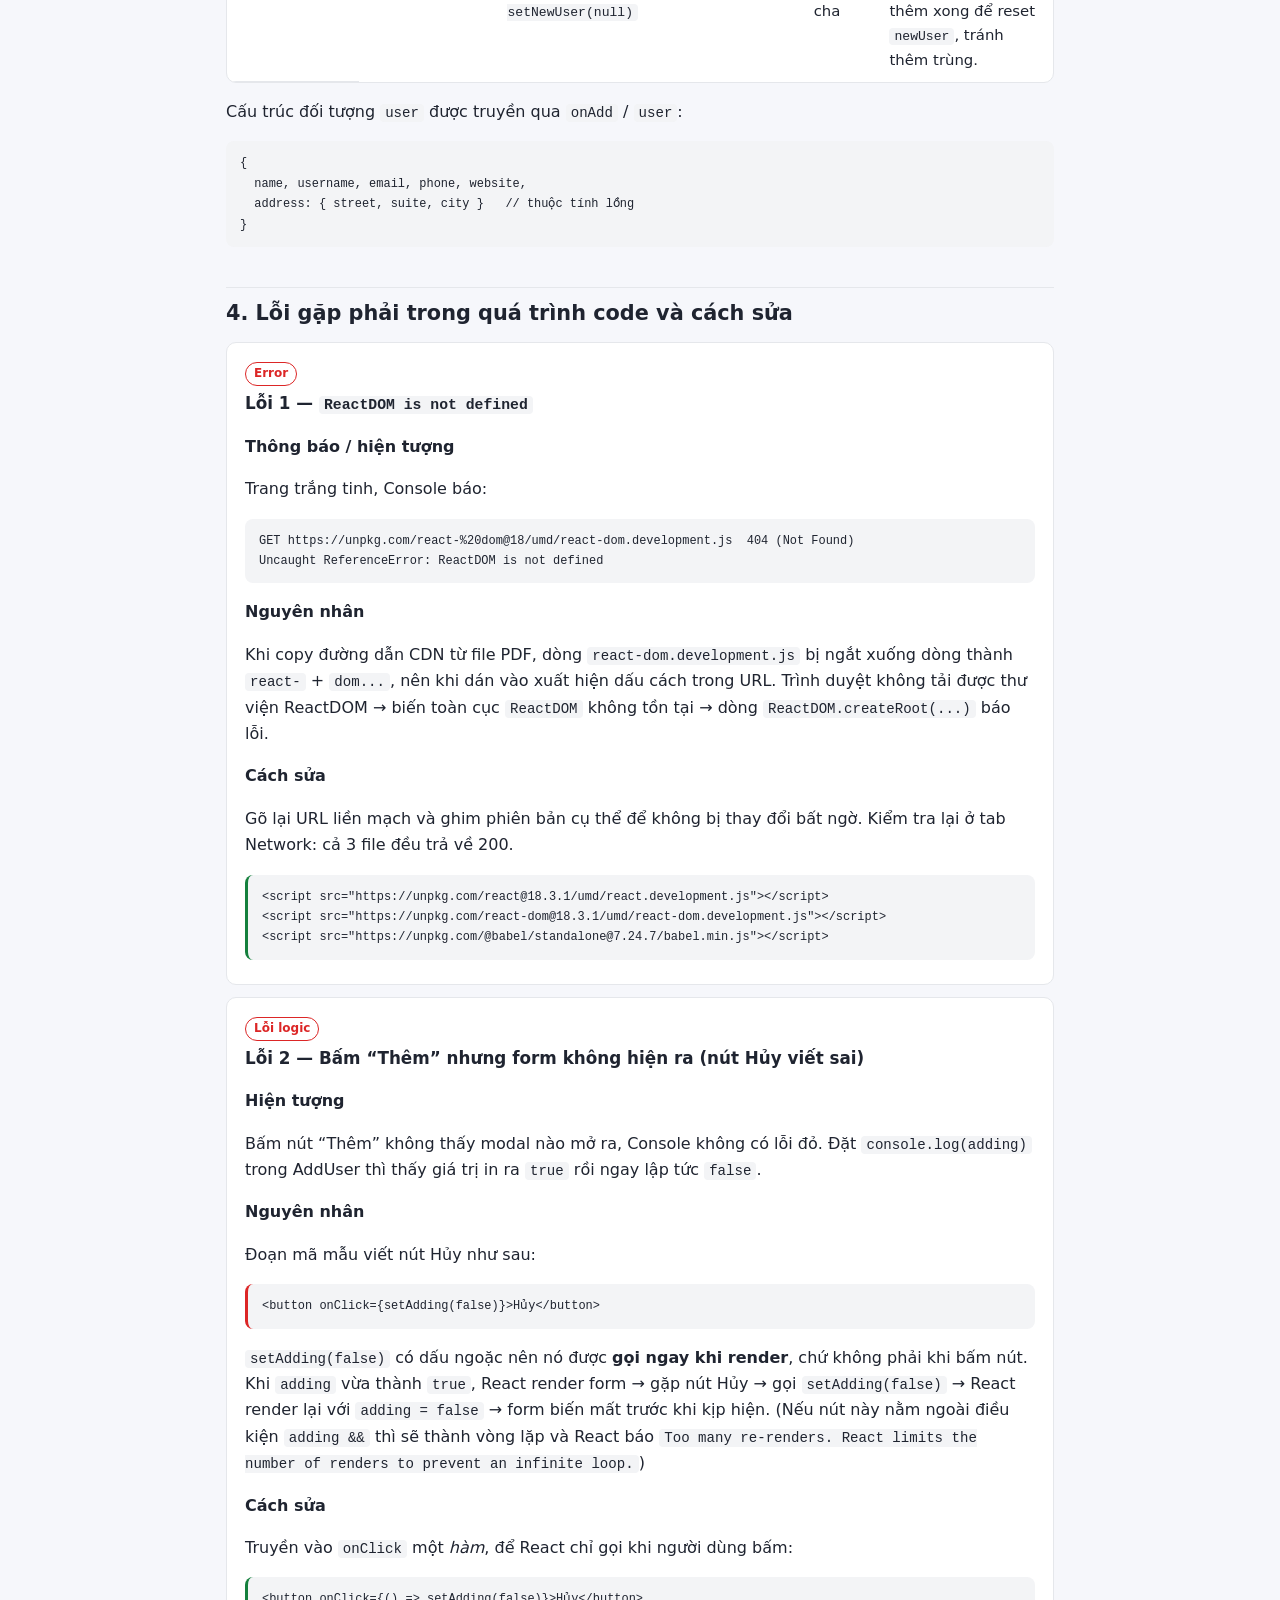
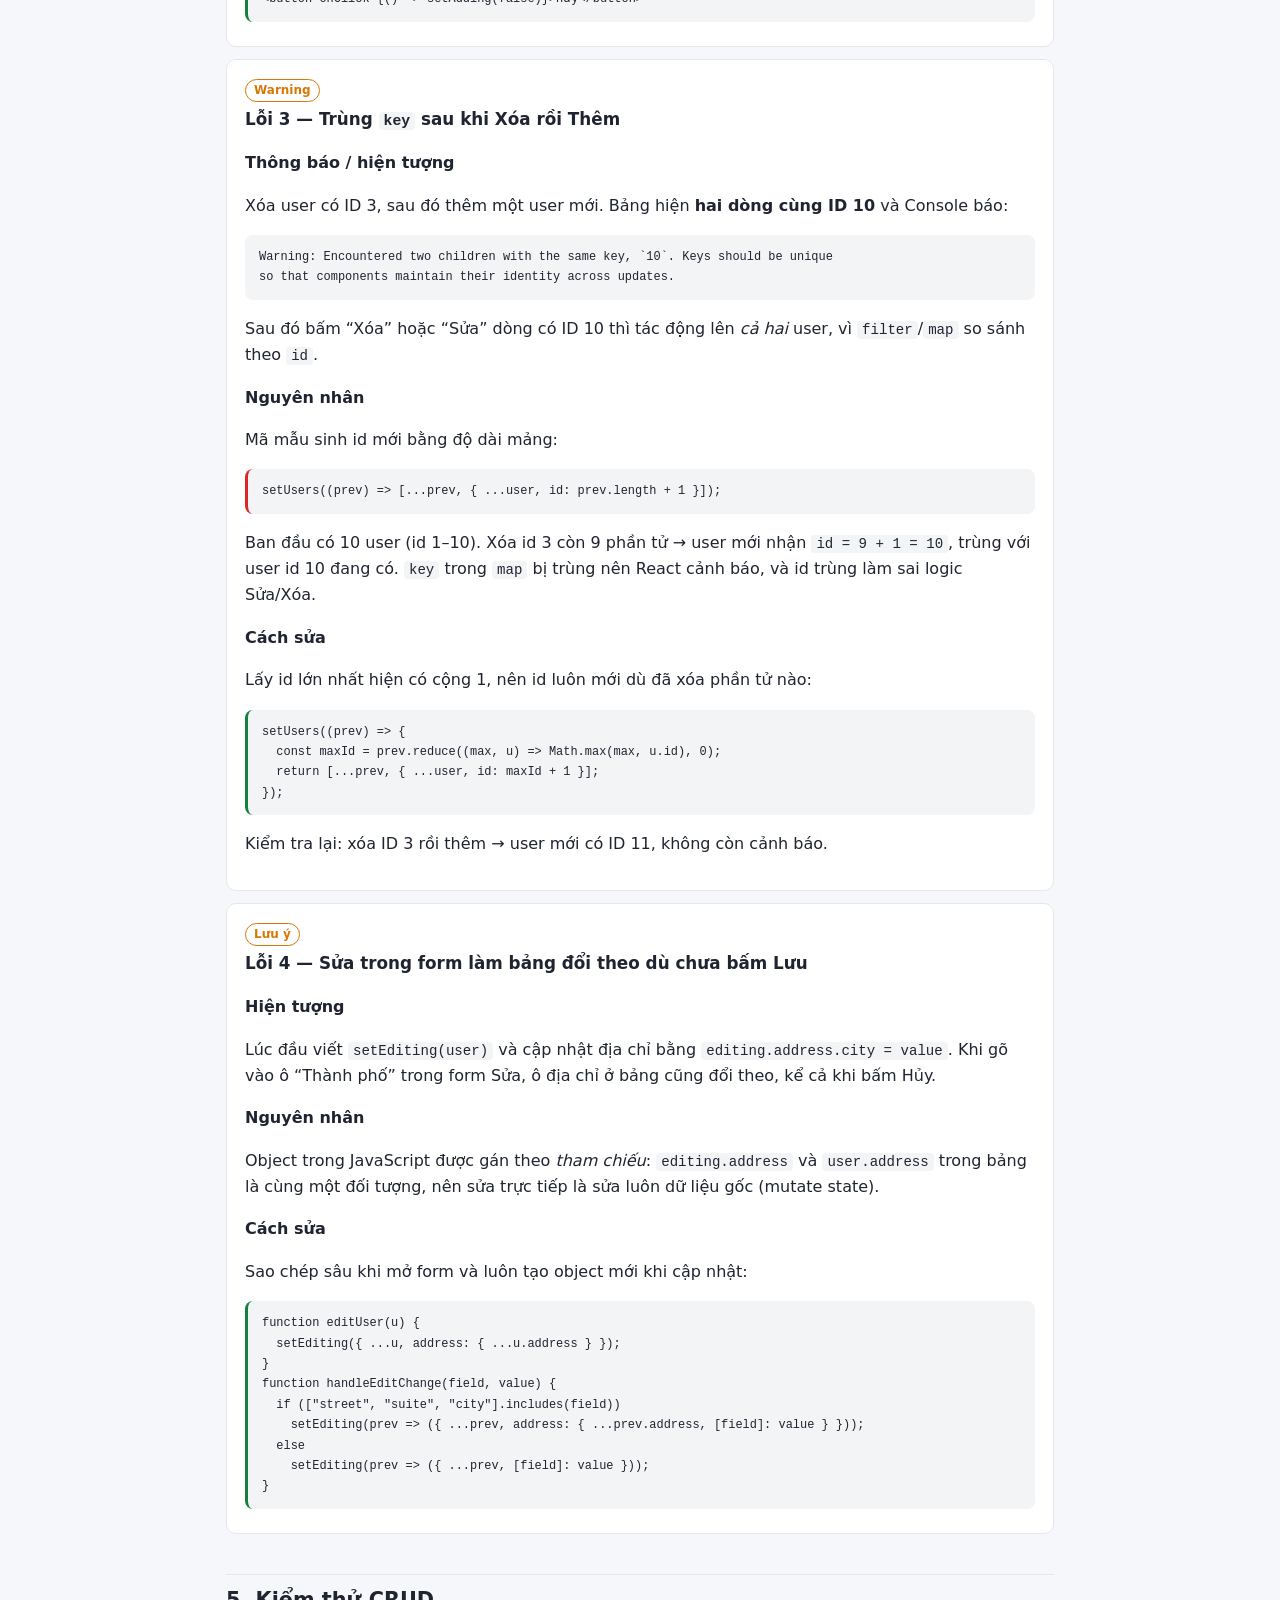
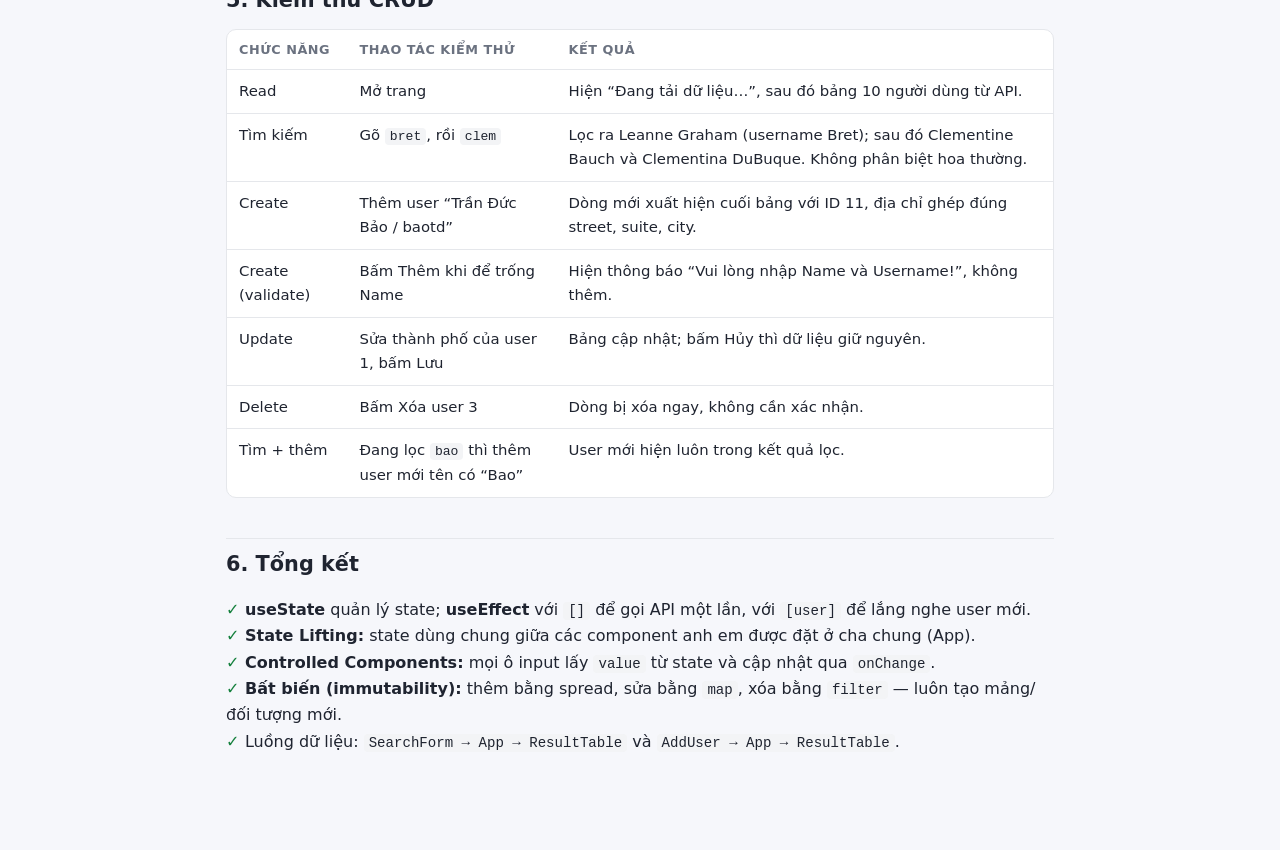
<file: Assign6/bao-cao.html>
<!DOCTYPE html>
<html lang="vi">
<head>
  <meta charset="UTF-8">
  <meta name="viewport" content="width=device-width, initial-scale=1.0">
  <title>Báo cáo React CRUD</title>
  <style>
    :root {
      --bg: #f6f7fb;
      --card: #ffffff;
      --text: #1f2430;
      --muted: #6b7280;
      --accent: #2563eb;
      --accent-soft: #e8efff;
      --up: #d97706;
      --up-soft: #fff4e0;
      --danger: #dc2626;
      --ok: #15803d;
      --border: #e5e7eb;
      --code-bg: #f3f4f6;
    }
    @media (prefers-color-scheme: dark) {
      :root {
        --bg: #14161c;
        --card: #1d2029;
        --text: #e8eaf0;
        --muted: #9aa1ad;
        --accent: #60a5fa;
        --accent-soft: #1e2a44;
        --up: #fbbf24;
        --up-soft: #3a2e14;
        --danger: #f87171;
        --ok: #4ade80;
        --border: #2c303b;
        --code-bg: #262a35;
      }
    }
    * { box-sizing: border-box; }
    body {
      margin: 0;
      font-family: system-ui, -apple-system, "Segoe UI", Roboto, sans-serif;
      background: var(--bg);
      color: var(--text);
      line-height: 1.65;
    }
    main { max-width: 860px; margin: 0 auto; padding: 40px 16px 64px; }
    .top-links { display: flex; flex-wrap: wrap; gap: 16px; font-size: .9rem; margin-bottom: 16px; }
    a { color: var(--accent); }
    h1 { font-size: 1.9rem; margin: 0 0 6px; line-height: 1.25; }
    .sub { color: var(--muted); margin: 0 0 28px; }
    h2 { font-size: 1.3rem; margin: 40px 0 12px; padding-top: 8px; border-top: 1px solid var(--border); }
    h3 { font-size: 1.05rem; margin: 24px 0 8px; }
    .card {
      background: var(--card);
      border: 1px solid var(--border);
      border-radius: 10px;
      padding: 16px 18px;
      margin: 12px 0;
    }
    .info-grid { display: grid; grid-template-columns: max-content 1fr; gap: 4px 16px; }
    .info-grid dt { color: var(--muted); }
    .info-grid dd { margin: 0; }
    figure { margin: 16px 0; }
    figure svg { width: 100%; height: auto; display: block; }
    figcaption { color: var(--muted); font-size: .88rem; text-align: center; margin-top: 8px; }
    .table-wrap { overflow-x: auto; background: var(--card); border: 1px solid var(--border); border-radius: 10px; }
    table { width: 100%; border-collapse: collapse; font-size: .93rem; }
    th, td { padding: 9px 12px; border-bottom: 1px solid var(--border); text-align: left; vertical-align: top; }
    th { font-size: .8rem; text-transform: uppercase; letter-spacing: .04em; color: var(--muted); }
    tbody tr:last-child td { border-bottom: none; }
    code { font-family: ui-monospace, "Cascadia Code", Consolas, monospace; font-size: .88em; background: var(--code-bg); padding: 1px 5px; border-radius: 4px; }
    pre {
      background: var(--code-bg);
      border-radius: 8px;
      padding: 12px 14px;
      overflow-x: auto;
      font-size: .85rem;
      line-height: 1.5;
      margin: 8px 0;
    }
    pre code { background: none; padding: 0; }
    .tag { display: inline-block; font-size: .75rem; font-weight: 600; padding: 1px 8px; border-radius: 999px; margin-right: 6px; }
    .tag.err { color: var(--danger); border: 1px solid var(--danger); }
    .tag.warn { color: var(--up); border: 1px solid var(--up); }
    .bug h3 { margin-top: 4px; }
    .label { font-weight: 600; }
    .bad { border-left: 3px solid var(--danger); }
    .good { border-left: 3px solid var(--ok); }
    ul.check { list-style: none; padding: 0; }
    ul.check li::before { content: "✓ "; color: var(--ok); font-weight: 700; }

    /* SVG */
    .box { fill: var(--card); stroke: var(--border); stroke-width: 1.5; }
    .box-main { fill: var(--accent-soft); stroke: var(--accent); stroke-width: 1.5; }
    .box-dash { fill: none; stroke: var(--muted); stroke-width: 1.2; stroke-dasharray: 5 4; }
    .t-title { fill: var(--text); font-size: 15px; font-weight: 700; font-family: system-ui, sans-serif; }
    .t-sub { fill: var(--muted); font-size: 12px; font-family: ui-monospace, Consolas, monospace; }
    .t-lbl-down { fill: var(--accent); font-size: 12px; font-family: ui-monospace, Consolas, monospace; }
    .t-lbl-up { fill: var(--up); font-size: 12px; font-family: ui-monospace, Consolas, monospace; }
    .edge { fill: none; stroke: var(--muted); stroke-width: 1.5; }
    .edge-down { fill: none; stroke: var(--accent); stroke-width: 2; }
    .edge-up { fill: none; stroke: var(--up); stroke-width: 2; stroke-dasharray: 6 4; }
    .head-down { fill: var(--accent); }
    .head-up { fill: var(--up); }
  </style>
</head>
<body>
<main>
  <nav class="top-links">
    <a href="../">← Trang chủ</a>
    <a href="index.html">Mở ứng dụng demo</a>
  </nav>

  <h1>Báo cáo bài tập: React cơ bản — CRUD quản lý người dùng</h1>
  <p class="sub">Môn Công nghệ Web · Trần Đức Bảo</p>

  <div class="card">
    <dl class="info-grid">
      <dt>Demo</dt><dd><a href="index.html">davidbao.io.vn/Assign6/</a></dd>
      <dt>Công nghệ</dt><dd>React 18 (UMD qua CDN), ReactDOM, Babel Standalone — không cần build</dd>
      <dt>Dữ liệu</dt><dd><code>https://jsonplaceholder.typicode.com/users</code> (10 người dùng mẫu)</dd>
      <dt>Chức năng</dt><dd>Tìm kiếm, Thêm, Sửa, Xóa người dùng; form thêm/sửa dạng modal</dd>
    </dl>
  </div>

  <!-- ============ 1. COMPONENT TREE ============ -->
  <h2>1. Sơ đồ cây Component (Component Tree)</h2>
  <p>Ứng dụng gồm 4 functional component. <code>App</code> là gốc, giữ state dùng chung và render 3 component con. Modal Thêm/Sửa không phải component riêng mà được render có điều kiện bên trong <code>AddUser</code> và <code>ResultTable</code>.</p>

  <figure class="card">
    <svg viewBox="0 0 720 330" role="img" aria-label="Sơ đồ cây component: App là gốc, có ba con SearchForm, AddUser, ResultTable">
      <!-- edges -->
      <path class="edge" d="M360 84 V117 H120 V150"/>
      <path class="edge" d="M360 84 V150"/>
      <path class="edge" d="M360 117 H600 V150"/>
      <path class="edge" d="M360 214 V250" stroke-dasharray="4 4"/>
      <path class="edge" d="M600 214 V250" stroke-dasharray="4 4"/>

      <!-- App -->
      <rect class="box-main" x="250" y="20" width="220" height="64" rx="10"/>
      <text class="t-title" x="360" y="47" text-anchor="middle">App</text>
      <text class="t-sub" x="360" y="68" text-anchor="middle">state: kw, newUser</text>

      <!-- SearchForm -->
      <rect class="box" x="20" y="150" width="200" height="64" rx="10"/>
      <text class="t-title" x="120" y="177" text-anchor="middle">SearchForm</text>
      <text class="t-sub" x="120" y="198" text-anchor="middle">(không có state)</text>

      <!-- AddUser -->
      <rect class="box" x="260" y="150" width="200" height="64" rx="10"/>
      <text class="t-title" x="360" y="177" text-anchor="middle">AddUser</text>
      <text class="t-sub" x="360" y="198" text-anchor="middle">state: adding, user</text>

      <!-- ResultTable -->
      <rect class="box" x="500" y="150" width="200" height="64" rx="10"/>
      <text class="t-title" x="600" y="177" text-anchor="middle">ResultTable</text>
      <text class="t-sub" x="600" y="198" text-anchor="middle">users, loading, editing</text>

      <!-- JSX con -->
      <rect class="box-dash" x="260" y="250" width="200" height="56" rx="10"/>
      <text class="t-sub" x="360" y="273" text-anchor="middle">nút "Thêm"</text>
      <text class="t-sub" x="360" y="292" text-anchor="middle">+ modal thêm (nếu adding)</text>

      <rect class="box-dash" x="500" y="250" width="200" height="56" rx="10"/>
      <text class="t-sub" x="600" y="273" text-anchor="middle">&lt;table&gt; các dòng user</text>
      <text class="t-sub" x="600" y="292" text-anchor="middle">+ modal sửa (nếu editing)</text>
    </svg>
    <figcaption>Hình 1 — Cây component. Khung nét đứt là phần JSX được render bên trong component, không phải component riêng.</figcaption>
  </figure>

  <!-- ============ 2. DATA FLOW ============ -->
  <h2>2. Sơ đồ luồng dữ liệu (State Lifting)</h2>
  <p>React dùng <strong>luồng dữ liệu một chiều</strong>: dữ liệu đi <span style="color:var(--accent);font-weight:600">xuống</span> qua props; component con muốn báo thay đổi thì gọi hàm callback mà cha truyền xuống để dữ liệu đi <span style="color:var(--up);font-weight:600">lên</span>.</p>

  <figure class="card">
    <svg viewBox="0 0 720 340" role="img" aria-label="Luồng dữ liệu: SearchForm và AddUser gọi callback lên App; App truyền keyword và user xuống ResultTable; ResultTable gọi onAdded lên App">
      <defs>
        <marker id="ah-down" viewBox="0 0 10 10" refX="9" refY="5" markerWidth="7" markerHeight="7" orient="auto-start-reverse">
          <path class="head-down" d="M0 0 L10 5 L0 10 z"/>
        </marker>
        <marker id="ah-up" viewBox="0 0 10 10" refX="9" refY="5" markerWidth="7" markerHeight="7" orient="auto-start-reverse">
          <path class="head-up" d="M0 0 L10 5 L0 10 z"/>
        </marker>
      </defs>

      <!-- boxes -->
      <rect class="box" x="20" y="40" width="180" height="60" rx="10"/>
      <text class="t-title" x="110" y="67" text-anchor="middle">SearchForm</text>
      <text class="t-sub" x="110" y="87" text-anchor="middle">ô input</text>

      <rect class="box" x="20" y="230" width="180" height="60" rx="10"/>
      <text class="t-title" x="110" y="257" text-anchor="middle">AddUser</text>
      <text class="t-sub" x="110" y="277" text-anchor="middle">form + nút Thêm</text>

      <rect class="box-main" x="262" y="125" width="160" height="90" rx="10"/>
      <text class="t-title" x="342" y="155" text-anchor="middle">App</text>
      <text class="t-sub" x="342" y="177" text-anchor="middle">kw</text>
      <text class="t-sub" x="342" y="196" text-anchor="middle">newUser</text>

      <rect class="box" x="548" y="125" width="160" height="90" rx="10"/>
      <text class="t-title" x="628" y="155" text-anchor="middle">ResultTable</text>
      <text class="t-sub" x="628" y="177" text-anchor="middle">lọc theo keyword</text>
      <text class="t-sub" x="628" y="196" text-anchor="middle">thêm user mới</text>

      <!-- up: SearchForm -> App -->
      <path class="edge-up" d="M200 70 H240 V150 H259" marker-end="url(#ah-up)"/>
      <text class="t-lbl-up" x="212" y="30">onChangeValue(text)</text>
      <text class="t-lbl-up" x="212" y="46">→ setKeyword</text>

      <!-- up: AddUser -> App -->
      <path class="edge-up" d="M200 260 H240 V190 H259" marker-end="url(#ah-up)"/>
      <text class="t-lbl-up" x="212" y="310">onAdd(user)</text>
      <text class="t-lbl-up" x="212" y="326">→ setNewUser</text>

      <!-- down: App -> ResultTable -->
      <path class="edge-down" d="M422 150 H545" marker-end="url(#ah-down)"/>
      <text class="t-lbl-down" x="484" y="142" text-anchor="middle">keyword={kw}</text>
      <path class="edge-down" d="M422 190 H545" marker-end="url(#ah-down)"/>
      <text class="t-lbl-down" x="484" y="210" text-anchor="middle">user={newUser}</text>

      <!-- up: ResultTable -> App (onAdded) -->
      <path class="edge-up" d="M628 215 V265 H380 V218" marker-end="url(#ah-up)"/>
      <text class="t-lbl-up" x="504" y="285" text-anchor="middle">onAdded() → setNewUser(null)</text>

      <!-- legend -->
      <path class="edge-down" d="M470 30 H500"/>
      <text class="t-sub" x="508" y="34">props (cha → con)</text>
      <path class="edge-up" d="M470 54 H500"/>
      <text class="t-sub" x="508" y="58">callback (con → cha)</text>
    </svg>
    <figcaption>Hình 2 — Luồng dữ liệu: SearchForm → App → ResultTable và AddUser → App → ResultTable.</figcaption>
  </figure>

  <h3>Diễn giải từng luồng</h3>
  <ol>
    <li><strong>Tìm kiếm:</strong> người dùng gõ vào <code>SearchForm</code> → sự kiện <code>onChange</code> gọi <code>onChangeValue(e.target.value)</code>, thực chất là <code>setKeyword</code> của App → <code>kw</code> đổi, App render lại → <code>ResultTable</code> nhận <code>keyword</code> mới và chạy lại <code>users.filter(...)</code>.</li>
    <li><strong>Thêm:</strong> người dùng điền form và bấm Thêm trong <code>AddUser</code> → gọi <code>onAdd(user)</code> (= <code>setNewUser</code>) → App truyền <code>user={newUser}</code> xuống → <code>useEffect([user])</code> trong <code>ResultTable</code> thêm user vào mảng <code>users</code> rồi gọi <code>onAdded()</code> để App đặt <code>newUser</code> về <code>null</code>, sẵn sàng cho lần thêm sau.</li>
    <li><strong>Sửa / Xóa:</strong> chỉ liên quan đến dữ liệu trong bảng nên xử lý ngay trong <code>ResultTable</code> (state <code>editing</code>, <code>users</code>), không cần đưa lên App.</li>
  </ol>

  <h3>Vì sao <code>kw</code> và <code>newUser</code> đặt ở App, không đặt ở SearchForm hay AddUser?</h3>
  <div class="card">
    <p><strong>Vì dữ liệu này được tạo ở một component nhưng lại được dùng ở một component khác cùng cấp.</strong> <code>kw</code> được nhập ở <code>SearchForm</code> nhưng được dùng để lọc ở <code>ResultTable</code>; <code>newUser</code> được tạo ở <code>AddUser</code> nhưng được thêm vào danh sách ở <code>ResultTable</code>.</p>
    <p>Trong React, props chỉ chảy từ cha xuống con. SearchForm, AddUser và ResultTable là <em>anh em</em> (sibling) nên không thể truyền dữ liệu trực tiếp cho nhau. Nếu đặt <code>kw</code> bên trong SearchForm thì ResultTable không có cách nào đọc được nó.</p>
    <p>Giải pháp là <strong>nâng state lên (State Lifting)</strong> tới <em>component cha chung gần nhất</em> — ở đây là <code>App</code>. App giữ state, truyền <em>hàm cập nhật</em> (<code>setKeyword</code>, <code>setNewUser</code>) xuống cho con nhập liệu và truyền <em>giá trị</em> (<code>kw</code>, <code>newUser</code>) xuống cho con hiển thị.</p>
    <p>Lợi ích:</p>
    <ul>
      <li><strong>Một nguồn dữ liệu duy nhất (single source of truth):</strong> chỉ App lưu từ khóa, không có hai bản sao lệch nhau.</li>
      <li><strong>Component con đơn giản, dễ tái sử dụng:</strong> SearchForm không cần biết bảng nào dùng từ khóa của nó, chỉ cần gọi <code>onChangeValue</code>.</li>
      <li><strong>Luồng dữ liệu dễ theo dõi:</strong> muốn biết <code>kw</code> đổi ở đâu thì chỉ cần nhìn App.</li>
    </ul>
    <p>Ngược lại, những state chỉ một component dùng thì giữ cục bộ: <code>adding</code> và dữ liệu form <code>user</code> chỉ nằm trong AddUser; <code>users</code>, <code>loading</code>, <code>editing</code> chỉ nằm trong ResultTable.</p>
  </div>

  <!-- ============ 3. PROPS ============ -->
  <h2>3. Bảng mô tả Props truyền từ App xuống component con</h2>
  <div class="table-wrap">
    <table>
      <thead>
        <tr><th>Component nhận</th><th>Tên prop</th><th>Giá trị App truyền</th><th>Kiểu</th><th>Chiều</th><th>Mục đích</th></tr>
      </thead>
      <tbody>
        <tr>
          <td><strong>SearchForm</strong></td>
          <td><code>onChangeValue</code></td>
          <td><code>setKeyword</code></td>
          <td>function(string)</td>
          <td>con → cha</td>
          <td>Gửi từ khóa người dùng gõ lên App để cập nhật <code>kw</code>.</td>
        </tr>
        <tr>
          <td><strong>AddUser</strong></td>
          <td><code>onAdd</code></td>
          <td><code>setNewUser</code></td>
          <td>function(object)</td>
          <td>con → cha</td>
          <td>Gửi đối tượng user vừa nhập lên App để lưu vào <code>newUser</code>.</td>
        </tr>
        <tr>
          <td rowspan="3"><strong>ResultTable</strong></td>
          <td><code>keyword</code></td>
          <td><code>kw</code></td>
          <td>string</td>
          <td>cha → con</td>
          <td>Từ khóa để lọc danh sách theo name / username.</td>
        </tr>
        <tr>
          <td><code>user</code></td>
          <td><code>newUser</code></td>
          <td>object | null</td>
          <td>cha → con</td>
          <td>User mới cần thêm vào bảng; <code>null</code> khi không có gì để thêm.</td>
        </tr>
        <tr>
          <td><code>onAdded</code></td>
          <td><code>() =&gt; setNewUser(null)</code></td>
          <td>function()</td>
          <td>con → cha</td>
          <td>Báo cho App đã thêm xong để reset <code>newUser</code>, tránh thêm trùng.</td>
        </tr>
      </tbody>
    </table>
  </div>
  <p>Cấu trúc đối tượng <code>user</code> được truyền qua <code>onAdd</code> / <code>user</code>:</p>
<pre><code>{
  name, username, email, phone, website,
  address: { street, suite, city }   // thuộc tính lồng
}</code></pre>

  <!-- ============ 4. BUGS ============ -->
  <h2>4. Lỗi gặp phải trong quá trình code và cách sửa</h2>

  <div class="card bug">
    <span class="tag err">Error</span>
    <h3>Lỗi 1 — <code>ReactDOM is not defined</code></h3>
    <p class="label">Thông báo / hiện tượng</p>
    <p>Trang trắng tinh, Console báo:</p>
<pre><code>GET https://unpkg.com/react-%20dom@18/umd/react-dom.development.js  404 (Not Found)
Uncaught ReferenceError: ReactDOM is not defined</code></pre>
    <p class="label">Nguyên nhân</p>
    <p>Khi copy đường dẫn CDN từ file PDF, dòng <code>react-dom.development.js</code> bị ngắt xuống dòng thành <code>react-</code> + <code>dom...</code>, nên khi dán vào xuất hiện dấu cách trong URL. Trình duyệt không tải được thư viện ReactDOM → biến toàn cục <code>ReactDOM</code> không tồn tại → dòng <code>ReactDOM.createRoot(...)</code> báo lỗi.</p>
    <p class="label">Cách sửa</p>
    <p>Gõ lại URL liền mạch và ghim phiên bản cụ thể để không bị thay đổi bất ngờ. Kiểm tra lại ở tab Network: cả 3 file đều trả về 200.</p>
<pre class="good"><code>&lt;script src="https://unpkg.com/react@18.3.1/umd/react.development.js"&gt;&lt;/script&gt;
&lt;script src="https://unpkg.com/react-dom@18.3.1/umd/react-dom.development.js"&gt;&lt;/script&gt;
&lt;script src="https://unpkg.com/@babel/standalone@7.24.7/babel.min.js"&gt;&lt;/script&gt;</code></pre>
  </div>

  <div class="card bug">
    <span class="tag err">Lỗi logic</span>
    <h3>Lỗi 2 — Bấm “Thêm” nhưng form không hiện ra (nút Hủy viết sai)</h3>
    <p class="label">Hiện tượng</p>
    <p>Bấm nút “Thêm” không thấy modal nào mở ra, Console không có lỗi đỏ. Đặt <code>console.log(adding)</code> trong AddUser thì thấy giá trị in ra <code>true</code> rồi ngay lập tức <code>false</code>.</p>
    <p class="label">Nguyên nhân</p>
    <p>Đoạn mã mẫu viết nút Hủy như sau:</p>
<pre class="bad"><code>&lt;button onClick={setAdding(false)}&gt;Hủy&lt;/button&gt;</code></pre>
    <p><code>setAdding(false)</code> có dấu ngoặc nên nó được <strong>gọi ngay khi render</strong>, chứ không phải khi bấm nút. Khi <code>adding</code> vừa thành <code>true</code>, React render form → gặp nút Hủy → gọi <code>setAdding(false)</code> → React render lại với <code>adding = false</code> → form biến mất trước khi kịp hiện. (Nếu nút này nằm ngoài điều kiện <code>adding &amp;&amp;</code> thì sẽ thành vòng lặp và React báo <code>Too many re-renders. React limits the number of renders to prevent an infinite loop.</code>)</p>
    <p class="label">Cách sửa</p>
    <p>Truyền vào <code>onClick</code> một <em>hàm</em>, để React chỉ gọi khi người dùng bấm:</p>
<pre class="good"><code>&lt;button onClick={() =&gt; setAdding(false)}&gt;Hủy&lt;/button&gt;</code></pre>
  </div>

  <div class="card bug">
    <span class="tag warn">Warning</span>
    <h3>Lỗi 3 — Trùng <code>key</code> sau khi Xóa rồi Thêm</h3>
    <p class="label">Thông báo / hiện tượng</p>
    <p>Xóa user có ID 3, sau đó thêm một user mới. Bảng hiện <strong>hai dòng cùng ID 10</strong> và Console báo:</p>
<pre><code>Warning: Encountered two children with the same key, `10`. Keys should be unique
so that components maintain their identity across updates.</code></pre>
    <p>Sau đó bấm “Xóa” hoặc “Sửa” dòng có ID 10 thì tác động lên <em>cả hai</em> user, vì <code>filter</code>/<code>map</code> so sánh theo <code>id</code>.</p>
    <p class="label">Nguyên nhân</p>
    <p>Mã mẫu sinh id mới bằng độ dài mảng:</p>
<pre class="bad"><code>setUsers((prev) =&gt; [...prev, { ...user, id: prev.length + 1 }]);</code></pre>
    <p>Ban đầu có 10 user (id 1–10). Xóa id 3 còn 9 phần tử → user mới nhận <code>id = 9 + 1 = 10</code>, trùng với user id 10 đang có. <code>key</code> trong <code>map</code> bị trùng nên React cảnh báo, và id trùng làm sai logic Sửa/Xóa.</p>
    <p class="label">Cách sửa</p>
    <p>Lấy id lớn nhất hiện có cộng 1, nên id luôn mới dù đã xóa phần tử nào:</p>
<pre class="good"><code>setUsers((prev) =&gt; {
  const maxId = prev.reduce((max, u) =&gt; Math.max(max, u.id), 0);
  return [...prev, { ...user, id: maxId + 1 }];
});</code></pre>
    <p>Kiểm tra lại: xóa ID 3 rồi thêm → user mới có ID 11, không còn cảnh báo.</p>
  </div>

  <div class="card bug">
    <span class="tag warn">Lưu ý</span>
    <h3>Lỗi 4 — Sửa trong form làm bảng đổi theo dù chưa bấm Lưu</h3>
    <p class="label">Hiện tượng</p>
    <p>Lúc đầu viết <code>setEditing(user)</code> và cập nhật địa chỉ bằng <code>editing.address.city = value</code>. Khi gõ vào ô “Thành phố” trong form Sửa, ô địa chỉ ở bảng cũng đổi theo, kể cả khi bấm Hủy.</p>
    <p class="label">Nguyên nhân</p>
    <p>Object trong JavaScript được gán theo <em>tham chiếu</em>: <code>editing.address</code> và <code>user.address</code> trong bảng là cùng một đối tượng, nên sửa trực tiếp là sửa luôn dữ liệu gốc (mutate state).</p>
    <p class="label">Cách sửa</p>
    <p>Sao chép sâu khi mở form và luôn tạo object mới khi cập nhật:</p>
<pre class="good"><code>function editUser(u) {
  setEditing({ ...u, address: { ...u.address } });
}
function handleEditChange(field, value) {
  if (["street", "suite", "city"].includes(field))
    setEditing(prev =&gt; ({ ...prev, address: { ...prev.address, [field]: value } }));
  else
    setEditing(prev =&gt; ({ ...prev, [field]: value }));
}</code></pre>
  </div>

  <!-- ============ 5. TEST ============ -->
  <h2>5. Kiểm thử CRUD</h2>
  <div class="table-wrap">
    <table>
      <thead><tr><th>Chức năng</th><th>Thao tác kiểm thử</th><th>Kết quả</th></tr></thead>
      <tbody>
        <tr><td>Read</td><td>Mở trang</td><td>Hiện “Đang tải dữ liệu…”, sau đó bảng 10 người dùng từ API.</td></tr>
        <tr><td>Tìm kiếm</td><td>Gõ <code>bret</code>, rồi <code>clem</code></td><td>Lọc ra Leanne Graham (username Bret); sau đó Clementine Bauch và Clementina DuBuque. Không phân biệt hoa thường.</td></tr>
        <tr><td>Create</td><td>Thêm user “Trần Đức Bảo / baotd”</td><td>Dòng mới xuất hiện cuối bảng với ID 11, địa chỉ ghép đúng street, suite, city.</td></tr>
        <tr><td>Create (validate)</td><td>Bấm Thêm khi để trống Name</td><td>Hiện thông báo “Vui lòng nhập Name và Username!”, không thêm.</td></tr>
        <tr><td>Update</td><td>Sửa thành phố của user 1, bấm Lưu</td><td>Bảng cập nhật; bấm Hủy thì dữ liệu giữ nguyên.</td></tr>
        <tr><td>Delete</td><td>Bấm Xóa user 3</td><td>Dòng bị xóa ngay, không cần xác nhận.</td></tr>
        <tr><td>Tìm + thêm</td><td>Đang lọc <code>bao</code> thì thêm user mới tên có “Bao”</td><td>User mới hiện luôn trong kết quả lọc.</td></tr>
      </tbody>
    </table>
  </div>

  <!-- ============ 6. SUMMARY ============ -->
  <h2>6. Tổng kết</h2>
  <ul class="check">
    <li><strong>useState</strong> quản lý state; <strong>useEffect</strong> với <code>[]</code> để gọi API một lần, với <code>[user]</code> để lắng nghe user mới.</li>
    <li><strong>State Lifting:</strong> state dùng chung giữa các component anh em được đặt ở cha chung (App).</li>
    <li><strong>Controlled Components:</strong> mọi ô input lấy <code>value</code> từ state và cập nhật qua <code>onChange</code>.</li>
    <li><strong>Bất biến (immutability):</strong> thêm bằng spread, sửa bằng <code>map</code>, xóa bằng <code>filter</code> — luôn tạo mảng/đối tượng mới.</li>
    <li>Luồng dữ liệu: <code>SearchForm → App → ResultTable</code> và <code>AddUser → App → ResultTable</code>.</li>
  </ul>
</main>
</body>
</html>
</file>
<file: Assign1/styles.css>
/* ==================== Theme tokens ==================== */

:root {
  --bg: #fff4f8;
  --surface: rgba(255, 255, 255, .9);
  --surface-solid: #fff;
  --surface-soft: #fff8fb;
  --sidebar: rgba(255, 249, 252, .92);
  --text: #3e3543;
  --muted: #9a8e9e;
  --line: #f0dfe7;
  --primary: #ff76a8;
  --primary-deep: #ee5c93;
  --primary-soft: #ffe2ed;
  --purple: #9a83e8;
  --blue: #74baf6;
  --mint: #6ed4b6;
  --yellow: #f5c768;
  --danger: #f2687c;
  --shadow: 0 18px 50px rgba(184, 98, 132, .12);
  --shadow-sm: 0 7px 24px rgba(184, 98, 132, .1);
  --radius: 24px;
}

[data-theme="light"] {
  --bg: #f7f8fc;
  --surface: rgba(255, 255, 255, .92);
  --surface-solid: #fff;
  --surface-soft: #f6f7fb;
  --sidebar: rgba(255, 255, 255, .92);
  --text: #333846;
  --muted: #8d94a4;
  --line: #e7e9f0;
  --primary: #788df0;
  --primary-deep: #6078e6;
  --primary-soft: #e8ecff;
  --shadow: 0 18px 50px rgba(55, 65, 105, .1);
  --shadow-sm: 0 7px 24px rgba(55, 65, 105, .08);
}

[data-theme="dark"] {
  --bg: #15131a;
  --surface: rgba(35, 31, 42, .94);
  --surface-solid: #24202b;
  --surface-soft: #2c2733;
  --sidebar: rgba(29, 26, 35, .96);
  --text: #f8edf3;
  --muted: #ae9eab;
  --line: #3b3443;
  --primary: #ff77aa;
  --primary-deep: #ff5d9a;
  --primary-soft: #4b2b3b;
  --shadow: 0 18px 50px rgba(0, 0, 0, .28);
  --shadow-sm: 0 7px 24px rgba(0, 0, 0, .2);
}

/* ==================== Base styles ==================== */

* {
  box-sizing: border-box;
}

html {
  scroll-behavior: smooth;
}

body {
  margin: 0;
  min-width: 320px;
  min-height: 100vh;
  overflow-x: hidden;
  font-family: "Nunito", sans-serif;
  color: var(--text);
  background: radial-gradient(circle at 75% 5%, rgba(255, 176, 205, .27), transparent 25%), radial-gradient(circle at 4% 92%, rgba(165, 146, 235, .18), transparent 24%), var(--bg);
  transition: background .35s ease, color .35s ease;
}

button,
input,
textarea,
select {
  font: inherit;
}

button {
  color: inherit;
}

button,
.task-card,
.calendar-day {
  -webkit-tap-highlight-color: transparent;
}

button:focus-visible,
input:focus-visible,
textarea:focus-visible,
select:focus-visible {
  outline: 3px solid color-mix(in srgb, var(--primary), transparent 65%);
  outline-offset: 2px;
}

.sakura-layer {
  position: fixed;
  inset: 0;
  pointer-events: none;
  opacity: .34;
  z-index: 0;
  background-image: radial-gradient(ellipse at 20% 30%, rgba(255, 145, 183, .16) 0 3px, transparent 4px), radial-gradient(ellipse at 80% 70%, rgba(255, 145, 183, .13) 0 4px, transparent 5px);
  background-size: 90px 90px, 130px 130px;
}

.app-shell {
  position: relative;
  z-index: 1;
  display: flex;
  min-height: 100vh;
}

/* ==================== Sidebar ==================== */

.sidebar {
  position: fixed;
  inset: 0 auto 0 0;
  width: 282px;
  padding: 26px 20px 22px;
  display: flex;
  flex-direction: column;
  overflow-y: auto;
  background: var(--sidebar);
  border-right: 1px solid var(--line);
  backdrop-filter: blur(22px);
  z-index: 20;
  transition: transform .3s cubic-bezier(.2, .8, .2, 1), background .35s;
}

.brand {
  display: flex;
  align-items: center;
  gap: 12px;
  padding: 0 8px 24px;
}

.brand-mark {
  width: 44px;
  height: 44px;
  display: grid;
  place-items: center;
  flex: 0 0 auto;
  color: white;
  font-size: 25px;
  border-radius: 15px;
  background: linear-gradient(145deg, #ff99bd, #ef5b93);
  box-shadow: 0 8px 18px rgba(245, 94, 147, .28);
  transform: rotate(-6deg);
}

.brand strong {
  display: block;
  font: 700 21px/1.1 "Baloo 2", cursive;
}

.brand span {
  color: var(--muted);
  font-size: 11px;
  font-weight: 700;
}

.brand .icon-button {
  margin-left: auto;
}

.profile-card {
  position: relative;
  display: flex;
  align-items: center;
  gap: 11px;
  min-height: 70px;
  padding: 11px 13px;
  overflow: hidden;
  background: linear-gradient(110deg, var(--primary-soft), color-mix(in srgb, var(--primary-soft), white 48%));
  border: 1px solid color-mix(in srgb, var(--primary), transparent 76%);
  border-radius: 18px;
  margin-bottom: 16px;
}

.profile-card::after {
  content: "";
  position: absolute;
  width: 60px;
  height: 60px;
  right: -28px;
  bottom: -33px;
  border-radius: 50%;
  background: color-mix(in srgb, var(--primary), transparent 84%);
}

.avatar {
  width: 47px;
  height: 47px;
  flex: 0 0 auto;
  border-radius: 50%;
  background: var(--surface-solid);
  border: 2px solid var(--surface-solid);
  box-shadow: 0 5px 14px rgba(112, 76, 120, .2), 0 0 0 1px color-mix(in srgb, var(--primary), transparent 45%);
  overflow: hidden;
}

.avatar svg {
  display: block;
  width: 100%;
  height: 100%;
}

.profile-copy {
  min-width: 0;
  position: relative;
  z-index: 1;
}

.profile-copy strong {
  display: block;
  overflow: hidden;
  text-overflow: ellipsis;
  white-space: nowrap;
  font-size: 14px;
}

.profile-copy span {
  display: flex;
  align-items: center;
  gap: 5px;
  margin-top: 2px;
  overflow: hidden;
  color: var(--muted);
  font-size: 11px;
  white-space: nowrap;
}

.profile-copy i {
  display: inline-block;
  flex: 0 0 auto;
  width: 6px;
  height: 6px;
  background: #62d3a9;
  border-radius: 50%;
  box-shadow: 0 0 0 3px color-mix(in srgb, #62d3a9, transparent 80%);
}

.profile-sparkle {
  position: absolute;
  top: 8px;
  right: 10px;
  color: color-mix(in srgb, var(--primary), white 18%);
  font-size: 10px;
  animation: twinkle 2s ease-in-out infinite;
}

.search-box {
  position: relative;
  display: flex;
  align-items: center;
  margin-bottom: 18px;
}

.search-box>span {
  position: absolute;
  left: 13px;
  color: var(--muted);
  font-size: 22px;
  transform: rotate(-15deg);
}

.search-box input {
  width: 100%;
  height: 42px;
  padding: 0 54px 0 39px;
  color: var(--text);
  background: var(--surface-soft);
  border: 1px solid var(--line);
  border-radius: 13px;
  transition: .25s;
}

.search-box input::placeholder {
  color: var(--muted);
  font-size: 12px;
}

.search-box input:focus {
  background: var(--surface-solid);
  border-color: var(--primary);
  box-shadow: 0 0 0 4px var(--primary-soft);
}

.search-box kbd {
  position: absolute;
  right: 10px;
  padding: 3px 6px;
  color: var(--muted);
  background: var(--surface-solid);
  border: 1px solid var(--line);
  border-radius: 6px;
  font-size: 9px;
}

.nav-list {
  display: grid;
  gap: 4px;
}

.nav-item {
  width: 100%;
  display: grid;
  grid-template-columns: 30px 1fr auto;
  align-items: center;
  gap: 8px;
  padding: 9px 10px;
  border: 0;
  border-radius: 12px;
  background: transparent;
  text-align: left;
  font-size: 13px;
  font-weight: 700;
  cursor: pointer;
  transition: .2s ease;
}

.nav-item:hover {
  background: var(--surface-soft);
  transform: translateX(2px);
}

.nav-item.active {
  color: var(--primary-deep);
  background: var(--primary-soft);
}

.nav-item b {
  min-width: 21px;
  padding: 2px 6px;
  border-radius: 12px;
  color: var(--muted);
  background: var(--surface-solid);
  text-align: center;
  font-size: 10px;
}

.nav-icon {
  width: 27px;
  height: 27px;
  display: grid;
  place-items: center;
  border-radius: 9px;
}

.lavender {
  color: #8e79de;
  background: #eee9ff;
}

.coral {
  color: #f27591;
  background: #ffe5eb;
}

.blue {
  color: #579ddd;
  background: #e1f2ff;
}

.yellow {
  color: #dc9c2d;
  background: #fff3d4;
}

.mint {
  color: #45af90;
  background: #dcf7ef;
}

.sidebar-label {
  display: flex;
  justify-content: space-between;
  align-items: center;
  padding: 23px 10px 8px;
  color: var(--muted);
  font-size: 10px;
  font-weight: 800;
  letter-spacing: 1.3px;
  text-transform: uppercase;
}

.sidebar-label button {
  border: 0;
  background: transparent;
  color: var(--muted);
  font-size: 18px;
  cursor: pointer;
}

.category-list {
  display: grid;
  gap: 1px;
}

.category-item {
  display: flex;
  align-items: center;
  gap: 10px;
  padding: 7px 12px;
  color: var(--muted);
  font-size: 12px;
}

.category-item i {
  width: 8px;
  height: 8px;
  border-radius: 50%;
}

.category-item b {
  margin-left: auto;
  color: var(--muted);
  font-size: 10px;
}

.quote-card {
  position: relative;
  margin-top: auto;
  padding: 16px 15px 10px;
  overflow: hidden;
  background: linear-gradient(145deg, color-mix(in srgb, var(--primary-soft), white 20%), var(--surface-soft));
  border: 1px solid var(--line);
  border-radius: 18px;
}

.quote-card p {
  position: relative;
  margin: 0;
  width: 80%;
  font: 600 11px/1.5 "Nunito", sans-serif;
  color: var(--muted);
}

.quote-sparkle {
  position: absolute;
  right: 14px;
  top: 9px;
  color: var(--yellow);
  animation: twinkle 2s infinite;
}

.mini-cat {
  margin-top: 5px;
  text-align: right;
  color: var(--primary);
  font-size: 17px;
}

.mini-cat span {
  font-size: 11px;
  vertical-align: top;
}

/* ==================== Main header ==================== */

.main-content {
  width: calc(100% - 282px);
  min-width: 0;
  margin-left: 282px;
  padding: 31px 34px 45px;
}

.topbar {
  display: flex;
  justify-content: space-between;
  align-items: center;
  max-width: 1500px;
  margin: 0 auto 25px;
}

.heading-wrap {
  display: flex;
  align-items: center;
  gap: 12px;
}

.eyebrow,
.small-label {
  margin: 0 0 2px;
  color: var(--muted);
  font-size: 10px;
  font-weight: 800;
  letter-spacing: 1.2px;
  text-transform: uppercase;
}

h1 {
  margin: 0;
  font: 700 28px/1.2 "Baloo 2", cursive;
  letter-spacing: -.4px;
}

h1 span {
  display: inline-block;
  color: var(--primary);
  animation: sway 3s ease-in-out infinite;
}

.top-actions {
  position: relative;
  display: flex;
  align-items: center;
  gap: 10px;
}

.icon-button {
  width: 42px;
  height: 42px;
  display: grid;
  place-items: center;
  border: 1px solid var(--line);
  border-radius: 13px;
  color: var(--text);
  background: var(--surface);
  box-shadow: var(--shadow-sm);
  cursor: pointer;
  transition: .2s ease;
}

.icon-button:hover {
  color: var(--primary);
  transform: translateY(-2px);
}

.notification-button {
  position: relative;
  font-size: 22px;
}

.notification-button span {
  position: absolute;
  top: 8px;
  right: 8px;
  width: 7px;
  height: 7px;
  border: 2px solid var(--surface-solid);
  border-radius: 50%;
  background: var(--primary);
}

.primary-button,
.danger-button,
.secondary-button,
.text-button {
  border: 0;
  border-radius: 13px;
  cursor: pointer;
  font-weight: 800;
  transition: transform .2s, box-shadow .2s, background .2s;
}

.primary-button {
  padding: 11px 17px;
  color: white;
  background: linear-gradient(135deg, var(--primary), var(--primary-deep));
  box-shadow: 0 9px 23px color-mix(in srgb, var(--primary), transparent 62%);
}

.primary-button:hover {
  transform: translateY(-2px);
  box-shadow: 0 12px 26px color-mix(in srgb, var(--primary), transparent 52%);
}

.primary-button:active {
  transform: translateY(0) scale(.97);
}

.theme-switcher {
  position: relative;
}

.theme-menu {
  position: absolute;
  top: 50px;
  right: 0;
  width: 145px;
  padding: 7px;
  opacity: 0;
  visibility: hidden;
  transform: translateY(-7px) scale(.96);
  background: var(--surface-solid);
  border: 1px solid var(--line);
  border-radius: 14px;
  box-shadow: var(--shadow);
  z-index: 30;
  transition: .18s;
}

.theme-menu.open {
  opacity: 1;
  visibility: visible;
  transform: none;
}

.theme-menu button {
  width: 100%;
  display: flex;
  align-items: center;
  gap: 9px;
  padding: 8px;
  border: 0;
  border-radius: 9px;
  background: transparent;
  font-size: 12px;
  font-weight: 700;
  text-align: left;
  cursor: pointer;
}

.theme-menu button:hover {
  background: var(--surface-soft);
}

.swatch {
  width: 14px;
  height: 14px;
  border: 2px solid white;
  border-radius: 50%;
  box-shadow: 0 0 0 1px var(--line);
}

.swatch.pink {
  background: #ff76a8;
}

.swatch.light {
  background: #e9edf8;
}

.swatch.dark {
  background: #26212c;
}

/* ==================== Task dashboard ==================== */

.dashboard-grid {
  display: grid;
  grid-template-columns: minmax(0, 1.5fr) minmax(300px, .75fr);
  gap: 22px;
  max-width: 1500px;
  margin: auto;
}

.panel {
  background: var(--surface);
  border: 1px solid color-mix(in srgb, var(--line), transparent 5%);
  border-radius: var(--radius);
  box-shadow: var(--shadow);
  backdrop-filter: blur(18px);
}

.task-panel {
  min-height: calc(100vh - 122px);
  padding: 19px;
}

.progress-card {
  display: flex;
  justify-content: space-between;
  align-items: center;
  padding: 13px 16px;
  margin-bottom: 15px;
  border-radius: 17px;
  background: linear-gradient(110deg, var(--primary-soft), color-mix(in srgb, var(--primary-soft), var(--surface-solid) 62%));
  border: 1px solid color-mix(in srgb, var(--primary), transparent 78%);
}

.progress-copy {
  display: flex;
  align-items: center;
  gap: 12px;
}

.progress-icon {
  width: 38px;
  height: 38px;
  display: grid;
  place-items: center;
  color: white;
  background: linear-gradient(135deg, #f7b8ca, var(--primary));
  border-radius: 13px;
  box-shadow: 0 7px 15px color-mix(in srgb, var(--primary), transparent 65%);
}

.progress-copy strong {
  display: block;
  margin-bottom: 2px;
  font-size: 13px;
}

.progress-copy p {
  margin: 0;
  color: var(--muted);
  font-size: 11px;
}

.progress-ring {
  --progress: 0;
  width: 47px;
  height: 47px;
  display: grid;
  place-items: center;
  flex: 0 0 auto;
  border-radius: 50%;
  background: conic-gradient(var(--primary) calc(var(--progress)*1%), var(--surface-solid) 0);
  position: relative;
}

.progress-ring::before {
  content: "";
  position: absolute;
  inset: 5px;
  background: var(--surface-solid);
  border-radius: 50%;
}

.progress-ring span {
  position: relative;
  font-size: 10px;
  font-weight: 800;
}

.quick-add {
  position: relative;
  display: flex;
  align-items: center;
  height: 51px;
  margin-bottom: 17px;
  background: var(--surface-solid);
  border: 1px solid var(--line);
  border-radius: 15px;
  transition: .25s;
}

.quick-add:focus-within {
  border-color: var(--primary);
  box-shadow: 0 0 0 4px var(--primary-soft);
}

.quick-add>button:first-child {
  width: 48px;
  height: 100%;
  border: 0;
  background: transparent;
  color: var(--primary);
  font-size: 25px;
  cursor: pointer;
}

.quick-add input[type="text"] {
  min-width: 0;
  flex: 1;
  height: 100%;
  padding: 0;
  color: var(--text);
  background: transparent;
  border: 0;
  outline: none;
  font-size: 13px;
}

.quick-add input::placeholder {
  color: var(--muted);
}

.quick-date {
  margin-right: 7px;
  padding: 7px 10px;
  border: 0;
  border-radius: 10px;
  color: var(--muted);
  background: var(--surface-soft);
  font-size: 10px;
  font-weight: 800;
  cursor: pointer;
}

#quickDateInput {
  position: absolute;
  right: 7px;
  width: 95px;
  opacity: 0;
  pointer-events: none;
}

.list-toolbar {
  display: flex;
  justify-content: space-between;
  align-items: center;
  margin: 0 3px 12px;
}

.segmented-control {
  display: flex;
  gap: 5px;
  padding: 4px;
  background: var(--surface-soft);
  border-radius: 11px;
}

.segmented-control button {
  padding: 6px 11px;
  border: 0;
  border-radius: 8px;
  color: var(--muted);
  background: transparent;
  font-size: 10px;
  font-weight: 800;
  cursor: pointer;
}

.segmented-control button.active {
  color: var(--primary-deep);
  background: var(--surface-solid);
  box-shadow: var(--shadow-sm);
}

.sort-button {
  border: 0;
  color: var(--muted);
  background: transparent;
  font-size: 10px;
  font-weight: 700;
  cursor: pointer;
}

/* ==================== Task list ==================== */

.task-list {
  display: grid;
  gap: 8px;
}

.task-card {
  position: relative;
  display: grid;
  grid-template-columns: auto minmax(0, 1fr) auto;
  gap: 12px;
  align-items: center;
  min-height: 66px;
  padding: 10px 11px;
  overflow: hidden;
  background: var(--surface-solid);
  border: 1px solid var(--line);
  border-radius: 15px;
  transition: transform .22s cubic-bezier(.2, .8, .2, 1), box-shadow .22s, border-color .22s, opacity .25s;
  animation: taskIn .35s both;
}

.task-card::before {
  content: "";
  position: absolute;
  left: 0;
  top: 13px;
  bottom: 13px;
  width: 3px;
  border-radius: 0 4px 4px 0;
  background: var(--category-color, var(--primary));
}

.task-card:hover {
  transform: translateY(-2px);
  border-color: color-mix(in srgb, var(--primary), transparent 58%);
  box-shadow: var(--shadow-sm);
}

.task-check {
  width: 23px;
  height: 23px;
  display: grid;
  place-items: center;
  border: 2px solid color-mix(in srgb, var(--primary), transparent 35%);
  border-radius: 50%;
  background: transparent;
  cursor: pointer;
  transition: .2s;
}

.task-check span {
  color: white;
  opacity: 0;
  transform: scale(.3);
  transition: .2s;
}

.task-check:hover {
  background: var(--primary-soft);
  transform: scale(1.07);
}

.task-card.completed {
  opacity: .66;
}

.task-card.completed .task-check {
  border-color: var(--primary);
  background: var(--primary);
}

.task-card.completed .task-check span {
  opacity: 1;
  transform: scale(1);
}

.task-card.completed .task-title {
  text-decoration: line-through;
}

.task-main {
  min-width: 0;
}

.task-title {
  display: block;
  overflow: hidden;
  color: var(--text);
  font-size: 13px;
  font-weight: 800;
  text-overflow: ellipsis;
  white-space: nowrap;
}

.task-meta {
  display: flex;
  flex-wrap: wrap;
  align-items: center;
  gap: 6px;
  margin-top: 4px;
  color: var(--muted);
  font-size: 9.5px;
  font-weight: 700;
}

.task-meta span {
  display: inline-flex;
  align-items: center;
  gap: 3px;
}

.task-meta .overdue {
  color: var(--danger);
}

.category-chip {
  padding: 2px 7px;
  border-radius: 8px;
  background: color-mix(in srgb, var(--category-color), transparent 83%);
  color: var(--category-color);
}

.task-actions {
  display: flex;
  align-items: center;
  gap: 2px;
}

.task-actions button {
  width: 30px;
  height: 30px;
  display: grid;
  place-items: center;
  border: 0;
  border-radius: 9px;
  color: var(--muted);
  background: transparent;
  cursor: pointer;
  transition: .18s;
}

.task-actions button:hover {
  color: var(--primary);
  background: var(--primary-soft);
}

.task-actions .star.active {
  color: #eab03f;
}

.task-actions .delete:hover {
  color: var(--danger);
  background: #ffe6eb;
}

.empty-state {
  padding: 52px 20px;
  text-align: center;
  color: var(--muted);
}

.empty-illustration {
  position: relative;
  font-size: 55px;
  color: var(--primary-soft);
  filter: drop-shadow(0 8px 10px rgba(0, 0, 0, .06));
}

.empty-illustration span {
  position: absolute;
  color: var(--yellow);
  font-size: 20px;
}

.empty-state h3 {
  margin: 10px 0 4px;
  color: var(--text);
  font: 700 17px "Baloo 2", cursive;
}

.empty-state p {
  margin: 0 0 14px;
  font-size: 11px;
}

.text-button {
  padding: 7px 10px;
  color: var(--primary-deep);
  background: transparent;
}

/* ==================== Calendar ==================== */

.calendar-column {
  display: grid;
  align-content: start;
  gap: 18px;
}

.calendar-card {
  padding: 20px;
}

.calendar-head,
.day-card-head {
  display: flex;
  justify-content: space-between;
  align-items: center;
  margin-bottom: 16px;
}

.calendar-head h2,
.day-card-head h3 {
  margin: 0;
  font: 700 19px "Baloo 2", cursive;
  text-transform: capitalize;
}

.calendar-nav {
  display: flex;
  align-items: center;
  gap: 4px;
}

.calendar-nav button,
.round-add {
  height: 29px;
  min-width: 29px;
  border: 1px solid var(--line);
  border-radius: 9px;
  color: var(--muted);
  background: var(--surface-soft);
  font-weight: 800;
  cursor: pointer;
  transition: .18s;
}

.calendar-nav button:hover,
.round-add:hover {
  color: white;
  border-color: var(--primary);
  background: var(--primary);
}

#todayMonth {
  padding: 0 8px;
  font-size: 9px;
}

.weekday-row,
.calendar-grid {
  display: grid;
  grid-template-columns: repeat(7, 1fr);
}

.weekday-row {
  margin-bottom: 6px;
}

.weekday-row span {
  text-align: center;
  color: var(--muted);
  font-size: 9px;
  font-weight: 800;
}

.calendar-grid {
  gap: 3px;
}

.calendar-day {
  position: relative;
  aspect-ratio: 1;
  min-height: 34px;
  display: grid;
  place-items: center;
  border: 0;
  border-radius: 11px;
  color: var(--text);
  background: transparent;
  font-size: 10px;
  font-weight: 700;
  cursor: pointer;
  transition: .18s;
}

.calendar-day:hover {
  color: var(--primary-deep);
  background: var(--primary-soft);
  transform: scale(1.06);
}

.calendar-day.other {
  color: var(--muted);
  opacity: .4;
}

.calendar-day.today {
  color: var(--primary-deep);
  border: 1px solid var(--primary);
}

.calendar-day.selected {
  color: white;
  background: linear-gradient(135deg, var(--primary), var(--primary-deep));
  box-shadow: 0 5px 14px color-mix(in srgb, var(--primary), transparent 55%);
}

.calendar-day .dots {
  position: absolute;
  bottom: 3px;
  display: flex;
  gap: 2px;
}

.calendar-day .dots i {
  width: 3px;
  height: 3px;
  border-radius: 50%;
  background: var(--primary);
}

.calendar-day.selected .dots i {
  background: white;
}

.day-card {
  padding: 19px;
}

.round-add {
  color: white;
  border: 0;
  background: var(--primary);
  font-size: 18px;
}

.mini-schedule {
  display: grid;
  gap: 8px;
}

.schedule-item {
  display: grid;
  grid-template-columns: 38px 4px 1fr;
  gap: 10px;
  align-items: center;
  padding: 8px 0;
}

.schedule-time {
  color: var(--muted);
  font-size: 9px;
  font-weight: 800;
}

.schedule-line {
  width: 3px;
  height: 31px;
  border-radius: 3px;
  background: var(--item-color);
}

.schedule-copy {
  min-width: 0;
}

.schedule-copy strong {
  display: block;
  overflow: hidden;
  font-size: 11px;
  text-overflow: ellipsis;
  white-space: nowrap;
}

.schedule-copy span {
  color: var(--muted);
  font-size: 9px;
}

.schedule-empty {
  padding: 24px 5px;
  text-align: center;
  color: var(--muted);
  font-size: 10px;
}

.schedule-empty b {
  display: block;
  margin-bottom: 5px;
  color: var(--primary);
  font-size: 24px;
}

/* ==================== Dialogs and feedback ==================== */

dialog {
  color: var(--text);
}

dialog::backdrop {
  background: rgba(40, 28, 39, .38);
  backdrop-filter: blur(6px);
}

.task-modal,
.confirm-modal {
  padding: 0;
  border: 1px solid var(--line);
  border-radius: 23px;
  background: var(--surface-solid);
  box-shadow: 0 25px 80px rgba(40, 20, 38, .25);
}

.task-modal {
  width: min(545px, calc(100% - 28px));
}

.task-modal[open],
.confirm-modal[open] {
  animation: modalIn .25s cubic-bezier(.2, .8, .2, 1);
}

.task-modal form {
  padding: 24px;
}

.modal-head {
  display: flex;
  justify-content: space-between;
  align-items: flex-start;
  margin-bottom: 20px;
}

.modal-head h2 {
  margin: 0;
  font: 700 23px "Baloo 2", cursive;
}

.modal-close {
  width: 32px;
  height: 32px;
  border: 0;
  border-radius: 10px;
  color: var(--muted);
  background: var(--surface-soft);
  font-size: 21px;
  cursor: pointer;
}

.form-row {
  display: grid;
  grid-template-columns: 1fr 1fr;
  gap: 13px;
}

.form-field {
  display: grid;
  gap: 6px;
  margin-bottom: 13px;
}

.form-field>span {
  color: var(--muted);
  font-size: 10px;
  font-weight: 800;
}

.form-field input,
.form-field select,
.form-field textarea {
  width: 100%;
  padding: 10px 12px;
  color: var(--text);
  background: var(--surface-soft);
  border: 1px solid var(--line);
  border-radius: 11px;
  outline: none;
  transition: .2s;
}

.form-field input:focus,
.form-field select:focus,
.form-field textarea:focus {
  border-color: var(--primary);
  box-shadow: 0 0 0 3px var(--primary-soft);
}

.form-field textarea {
  resize: vertical;
  min-height: 74px;
}

.modal-actions {
  display: flex;
  justify-content: flex-end;
  gap: 9px;
  margin-top: 7px;
}

.secondary-button {
  padding: 10px 17px;
  color: var(--muted);
  background: var(--surface-soft);
  border: 1px solid var(--line);
}

.danger-button {
  padding: 10px 17px;
  color: white;
  background: var(--danger);
}

.confirm-modal {
  width: min(355px, calc(100% - 28px));
  padding: 28px;
  text-align: center;
}

.confirm-icon {
  width: 48px;
  height: 48px;
  display: grid;
  place-items: center;
  margin: 0 auto 12px;
  border-radius: 50%;
  color: var(--danger);
  background: #ffe8ec;
  font-size: 22px;
  font-weight: 800;
}

.confirm-modal h3 {
  margin: 0;
  font: 700 20px "Baloo 2", cursive;
}

.confirm-modal p {
  margin: 4px 0 17px;
  color: var(--muted);
  font-size: 11px;
}

.confirm-modal .modal-actions {
  justify-content: center;
}

.toast {
  position: fixed;
  left: 50%;
  bottom: 25px;
  z-index: 100;
  display: flex;
  align-items: center;
  gap: 9px;
  max-width: calc(100% - 30px);
  padding: 10px 15px;
  opacity: 0;
  pointer-events: none;
  color: var(--text);
  background: var(--surface-solid);
  border: 1px solid var(--line);
  border-radius: 13px;
  box-shadow: var(--shadow);
  transform: translate(-50%, 20px);
  transition: .3s;
}

.toast.show {
  opacity: 1;
  transform: translate(-50%, 0);
}

.toast span {
  width: 23px;
  height: 23px;
  display: grid;
  place-items: center;
  color: white;
  background: var(--mint);
  border-radius: 50%;
  font-size: 11px;
}

.toast p {
  margin: 0;
  font-size: 11px;
  font-weight: 800;
  white-space: nowrap;
}

.confetti {
  position: fixed;
  inset: 0;
  pointer-events: none;
  z-index: 90;
  overflow: hidden;
}

.confetti i {
  position: absolute;
  width: 8px;
  height: 12px;
  border-radius: 3px;
  animation: confettiFall .9s ease-out forwards;
}

.menu-button,
.mobile-only {
  display: none;
}

/* ==================== Animations ==================== */

@keyframes taskIn {
  from {
    opacity: 0;
    transform: translateY(7px);
  }

}

@keyframes modalIn {
  from {
    opacity: 0;
    transform: translateY(12px) scale(.97);
  }

}

@keyframes sway {
  50% {
    transform: rotate(14deg) scale(1.12);
  }

}

@keyframes twinkle {
  50% {
    opacity: .3;
    transform: scale(.75) rotate(30deg);
  }

}

@keyframes confettiFall {
  0% {
    transform: translate(var(--x), var(--y)) rotate(0);
    opacity: 1;
  }

  100% {
    transform: translate(calc(var(--x) + var(--drift)), calc(var(--y) + 230px)) rotate(420deg);
    opacity: 0;
  }

}

/* ==================== Responsive ==================== */

@media (max-width: 1100px) {
  .dashboard-grid {
    grid-template-columns: 1fr;
  }

  .calendar-column {
    grid-template-columns: minmax(290px, .9fr) 1.1fr;
  }

  .task-panel {
    min-height: auto;
  }

}

@media (max-width: 780px) {
  .sidebar {
    width: min(290px, 86vw);
    transform: translateX(-104%);
    box-shadow: 20px 0 50px rgba(43, 28, 39, .15);
  }

  .sidebar.open {
    transform: translateX(0);
  }

  .sidebar-overlay {
    position: fixed;
    inset: 0;
    z-index: 19;
    visibility: hidden;
    opacity: 0;
    background: rgba(35, 22, 33, .28);
    backdrop-filter: blur(3px);
    transition: .25s;
  }

  .sidebar-overlay.open {
    visibility: visible;
    opacity: 1;
  }

  .main-content {
    width: 100%;
    margin-left: 0;
    padding: 22px 17px 35px;
  }

  .menu-button,
  .mobile-only {
    display: grid;
  }

  .topbar {
    margin-bottom: 18px;
  }

  h1 {
    font-size: 23px;
  }

  .eyebrow {
    font-size: 8px;
  }

  .primary-button {
    padding: 10px 13px;
  }

  .top-actions .primary-button span {
    display: none;
  }

  .calendar-column {
    grid-template-columns: 1fr;
  }

}

@media (max-width: 500px) {
  .main-content {
    padding: 15px 11px 30px;
  }

  .task-panel,
  .calendar-card,
  .day-card {
    padding: 13px;
    border-radius: 19px;
  }

  .top-actions {
    gap: 5px;
  }

  .top-actions .primary-button {
    width: 42px;
    height: 42px;
    padding: 0;
    overflow: hidden;
    font-size: 0;
  }

  .top-actions .primary-button::before {
    content: "+";
    font-size: 22px;
  }

  .notification-button {
    display: none;
  }

  .progress-copy p {
    max-width: 180px;
  }

  .quick-date span {
    display: none;
  }

  .task-actions .edit {
    display: none;
  }

  .form-row {
    grid-template-columns: 1fr;
    gap: 0;
  }

  .task-modal form {
    padding: 19px;
  }

}

@media (prefers-reduced-motion: reduce) {
  *,
  *::before,
  *::after {
    scroll-behavior: auto!important;
    animation-duration: .01ms!important;
    animation-iteration-count: 1!important;
    transition-duration: .01ms!important;
  }

}
</file>
<file: Assign4-1/css/style.css>
/* Website template by freewebsitetemplates.com */
@font-face {
	font-family: 'PTSerif-Caption';
	src: url('../fonts/PT_Serif-Caption-Web-Regular.eot');
	src: local('☺'), url('../fonts/PT_Serif-Caption-Web-Regular.woff') format('woff'), url('../fonts/PT_Serif-Caption-Web-Regular.ttf') format('truetype'), url('../fonts/PT_Serif-Caption-Web-Regular.svg') format('svg');
	font-weight: normal;
	font-style: normal;
}
@font-face {
	font-family: 'UnifrakturCook-Bold';
	src: url('../fonts/UnifrakturCook-Bold.eot');
	src: local('☺'), url('../fonts/UnifrakturCook-Bold.woff') format('woff'), url('../fonts/UnifrakturCook-Bold.ttf') format('truetype'), url('../fonts/UnifrakturCook-Bold.svg') format('svg');
	font-weight: normal;
	font-style: normal;
}
body {
	background: #fed58e url(../images/bg-body.png) repeat-x left top;
	font-family: Georgia, "Times New Roman", Times, serif;
	margin: 0;
}
#background {
}
#page {
	width: 960px;
	margin: 0 auto;
}
img {
	border: 0;
}
/*------------------------------ SPRITES ------------------------------*/
.btn, .btn2, #searchbar form input.txtfield, #navigation li, #navigation li a:hover, #navigation li.selected a {
	background: url(../images/interface.png) no-repeat;
}
#navigation, #navigation > div, #navigation ul {
	background-image: url(../images/bg-navigation.png);
	background-repeat: no-repeat;
}
#connect > a, #featured li > a {
	background: url(../images/icons.png) no-repeat;
}
.btn {
	background-position: -178px 0;
	color: #fcfefc;
	cursor: pointer;
	font-family: Georgia, "Times New Roman", Times, serif;
	font-size: 12px;
	font-weight: bold;
	height: 24px;
	line-height: 24px;
	width: 72px;
	padding: 0 0 4px;
	text-align: center;
}
.btn:hover {
	background-position: -260px 0;
}
.btn2 {
	background-position: 0 -32px;
	display: block;
	color: #fdf6ea;
	font-family: Georgia, "Times New Roman", Times, serif;
	font-size: 24px;
	font-weight: bold;
	height: 51px;
	line-height: 40px;
	width: 204px;
	text-align: center;
	text-decoration: none;
	text-shadow: -3px 3px 3px #173c13;
}
.btn2:hover {
	background-position: -216px -31px;
}
/*------------------------------ HEADER ------------------------------*/
#header {
	height: 106px;
	padding: 24px 0;
	text-align: center;
	position: relative
}
/** motto **/
#motto {
	text-align: right;
	padding: 13px 27px 15px 0;
}
a.sitename {
	float: left;
	display: inline-block;
	font-family: "UnifrakturCook-Bold";
	font-size: 24px;
	height: 24px;
	margin-left: 5px;
}
#motto p {
	display: inline-block;
	height: 24px;
	line-height: 24px;
	margin: 8px 0 0;
}
/** Logo **/
#logo {
	display: inline-block;
	position: absolute;
	left: 360px;
	top: 24px;
}
/** Searchbar **/
#searchbar {
	padding: 0 24px 15px 0;
	text-align: right;
}
#searchbar form {
	display: inline-block;
*float: right; /** Needed for IE7 **/
}
#searchbar form input {
	float: left;
	border: 0;
	margin: 0;
}
#searchbar input.txtfield {
	background-position: 0 0;
	color: #c3baaf;
	font-family: Georgia, "Times New Roman", Times, serif;
	font-size: 12px;
	font-style: italic;
	height: 24px;
	line-height: 24px;
	width: 160px;
	margin: 0 6px 0 0;
	padding: 0 4px;
}
/*------------------------------ CONTENTS ------------------------------*/
#contents {
	background: url(../images/content-shadow.png) no-repeat right bottom;
*display: inline-block; /** Needed for IE7 **/
}
#contents:after {
	clear:both;
	content:"";
	display:block;
	height:0;
	line-height:0;
	visibility:hidden;
}
#contents h1 {
	color: #7e501c;
	font-size: 31px;
	font-weight: normal;
	margin: 0 0 30px;
	text-align: justify;
	text-shadow: 0 3px #fdf2be;
}
#contents h1 a {
	color: #7e501c;
}
#contents h1 em {
	font-weight: bold;
	text-transform: uppercase;
}
#contents h2 {
	font-size: 20px;
	line-height: 42px;
	margin: 0 0 24px;
	text-align: center;
}
#contents h3 {
	color: #300302;
	font-size: 18px;
	line-height: 24px;
	margin: 0 0 0;
	text-transform: uppercase;
}
#contents h4 {
	color: #300302;
	font-size: 14px;
	line-height: 24px;
	margin: 0;
}
#contents p {
	color: #525252;
	font-size: 14px;
	line-height: 24px;
	margin: 0;
	padding: 0 0 30px;
	text-align: justify;
}
#contents p a {
	color: #525252;
}
#contents p a:hover {
	color: #e19320;
}
/** MAIN **/
#main {
	float: right;
	background-color: #fdf6ea;
	min-height: 982px;
	width: 666px;
	margin: 0 24px 0 12px;
	padding: 12px 12px 22px;
}
#main div.body {
	padding: 0 30px;
}
/** list **/
#list {
	list-style: none;
	margin: 30px 0;
	padding: 0;
}
#list li {
	display: inline-block;
	width: 100%;
	margin: 0 0 54px;
}
#list span.time {
	float: right;
	font-size: 12px;
	font-weight: bold;
	margin: 7px 0 0;
}
#list li p {
	padding-bottom: 0;
}
#list li a.more {
	float: right;
	color: #300302;
	font-size: 14px;
	font-style: italic;
}
#list li a.more:hover {
	color: #097a07;
}
/** pagination **/
#pagination {
	font-family: Arial, Helvetica, sans-serif;
	font-size: 12px;
	text-align: center;
}
#pagination a {
	color: #a2a2a1;
	margin: 0 3px;
	padding: 0 2px;
	text-decoration: none;
}
#pagination a:hover {
	color: #be841f;
}
/** gallery **/
#gallery {
	margin: 0 0 36px;
}
#gallery > div {
	margin: 0 0 14px;
}
#gallery ul {
	background-color: #ebe0ce;
	display: inline-block;
	list-style: none;
	width: 606px;
	margin: 0;
	padding: 6px 30px;
}
#gallery ul li {
	float: left;
	cursor: pointer;
	height: 48px;
	width: 78px;
	margin: 0 11px;
}
#gallery ul li:hover {
	filter:alpha(opacity=80);
	opacity: 0.8;
}
/** SIDEBAR **/
#sidebar {
	float: left;
	height: auto;
	width: 229px;
	margin-left: 5px;
}
#sidebar div.section {
	background: url(../images/box-shadow-bottom.png) no-repeat left bottom;
	margin: 0 0 24px;
	padding: 0 0 6px;
}
/** Navigation **/
#navigation {
	background-position: -468px bottom;
	margin: 0 0 16px;
	padding: 0 0 8px;
}
#navigation > div {
	background-position: 0 top;
	padding: 8px 0 0;
}
#navigation ul {
	background-position: -234px top;
	background-repeat: repeat-y;
	list-style: none;
	margin: 0;
	padding: 0 6px;
}
#navigation li {
	background-position: 0 -90px;
	height: 72px;
	width: 216px;
	margin-top: 18px;
}
#navigation li:hover, #navigation li.selected {
	background-position: -226px -90px;
}
#navigation li:first-child {
	margin-top: 0;
}
#navigation li a {
	color: #fffefd;
	display: block;
	font: 30px/72px "PTSerif-Caption";
	text-align: center;
	text-decoration: none;
	text-transform: uppercase;
	text-shadow: 0 5px 2px #27100c;
}
#navigation li a:hover, #navigation li.selected a {
	background-position: 24px -162px;
}
/** connect **/
#connect {
	background-color: #fef1bf;
	margin-left: 1px;
	padding: 6px;
}
#connect h2 {
	background-color: #f0c27e;
	color: #7b4c1a;
	text-shadow: 1px 1px #fdf2be;
}
#connect > a {
	display: inline-block;
	height: 19px;
	width: 23px;
	margin: 0 24px 18px;
}
#connect a.twitter {
	background-position: 0 0;
}
#connect a.facebook {
	background-position: -72px 0;
	width: 19px;
}
#connect a.googleplus {
	background-position: -141px 0;
	width: 22px;
}
/** Post **/
#posts {
	background-color: #f4c26b;
	margin-left: 1px;
	padding: 6px;
}
#posts h2 {
	background-color: #be841f;
	color: #5c3b10;
	margin-bottom: 12px;
	text-shadow: 1px 1px #dfa643;
}
#posts ul {
	list-style: none;
	margin: 0;
	padding: 0 6px;
	overflow: hidden;
}
#posts li {
	margin: 0 0 24px;
}
#posts h5 {
	color: #fff;
	font-size: 12px;
	font-weight: normal;
	line-height: 24px;
	margin: 0;
}
#posts p {
	color: #8f5e08;
	font-size: 12px;
	padding-bottom: 6px;
	text-align: left;
}
#posts a.more {
	color: #199209;
	font-size: 12px;
}
#posts a.more:hover {
	color: #bb8528;
}
#posts a.btn2 {
	margin: 0 auto 6px;
}
/** hover states **/
#contents h1 a:hover, #posts p a:hover {
	text-decoration: none;
}
/*------------------------------ FOOTER ------------------------------*/
#footer {
	border-top: 1px solid #ffe6bc;
	width: 100%;
	padding: 40px 0;
	position: absolute;
	left: 0;
}
#footer > div {
	width: 960px;
	margin: 0 auto;
}
/** featured **/
#featured {
	display: inline-block;
	list-style: none;
	margin: 0 0 30px;
	padding: 0;
}
#featured li {
	float: left;
	width: 192px;
	margin: 0 24px;
}
#featured li > a {
	display: block;
	height: 74px;
	width: 72px;
	margin: 0 auto 18px;
}
#featured li a.home {
	background-position: -91px -27px;
}
#featured li a.bell {
	background-position: -91px -112px;
}
#featured li a.globe {
	background-position: -91px -196px;
}
#featured li a.pencil {
	background-position: -91px -280px;
}
#featured li a.home:hover {
	background-position: 0 -27px;
}
#featured li a.bell:hover {
	background-position: 0 -112px;
}
#featured li a.globe:hover {
	background-position: 0 -196px;
}
#featured li a.pencil:hover {
	background-position: 0 -280px;
}
#featured li p {
	color: #593e0f;
	font: 14px/24px "Times New Roman", Times, serif;
	text-align: justify;
}
#featured li p a {
	color: #593e0f;
}
#featured li p a:hover {
	color: #bb8528;
}
#footnote {
	color: #c89f59;
	font-family: "Trebuchet MS", Arial, Helvetica, sans-serif;
	font-size: 10px;
	width: 950px;
	border-top: 6px solid #d6ae6a;
	margin: 0 auto;
	padding: 34px 0;
	text-align: center;
}
</file>
<file: Assign4-1/css/bai-js.css>
/* Bổ sung cho bài thực hành JavaScript — không sửa css/style.css gốc */
#ket-qua {
	background-color: #fef1bf;
	border: 1px solid #f0c27e;
	color: #300302;
	font: 13px/20px Consolas, "Courier New", monospace;
	min-height: 120px;
	margin: 12px 0 30px;
	padding: 12px;
	white-space: pre-wrap;
}
#contents code {
	background-color: #ebe0ce;
	font-family: Consolas, "Courier New", monospace;
	padding: 0 3px;
}
</file>
<file: Assign4-2/css/style.css>
/* Website template by freewebsitetemplates.com */
@font-face {
	font-family: 'PTSerif-Caption';
	src: url('../fonts/PT_Serif-Caption-Web-Regular.eot');
	src: local('☺'), url('../fonts/PT_Serif-Caption-Web-Regular.woff') format('woff'), url('../fonts/PT_Serif-Caption-Web-Regular.ttf') format('truetype'), url('../fonts/PT_Serif-Caption-Web-Regular.svg') format('svg');
	font-weight: normal;
	font-style: normal;
}
@font-face {
	font-family: 'UnifrakturCook-Bold';
	src: url('../fonts/UnifrakturCook-Bold.eot');
	src: local('☺'), url('../fonts/UnifrakturCook-Bold.woff') format('woff'), url('../fonts/UnifrakturCook-Bold.ttf') format('truetype'), url('../fonts/UnifrakturCook-Bold.svg') format('svg');
	font-weight: normal;
	font-style: normal;
}
body {
	background: #fed58e url(../images/bg-body.png) repeat-x left top;
	font-family: Georgia, "Times New Roman", Times, serif;
	margin: 0;
}
#background {
}
#page {
	width: 960px;
	margin: 0 auto;
}
img {
	border: 0;
}
/*------------------------------ SPRITES ------------------------------*/
.btn, .btn2, #searchbar form input.txtfield, #navigation li, #navigation li a:hover, #navigation li.selected a {
	background: url(../images/interface.png) no-repeat;
}
#navigation, #navigation > div, #navigation ul {
	background-image: url(../images/bg-navigation.png);
	background-repeat: no-repeat;
}
#connect > a, #featured li > a {
	background: url(../images/icons.png) no-repeat;
}
.btn {
	background-position: -178px 0;
	color: #fcfefc;
	cursor: pointer;
	font-family: Georgia, "Times New Roman", Times, serif;
	font-size: 12px;
	font-weight: bold;
	height: 24px;
	line-height: 24px;
	width: 72px;
	padding: 0 0 4px;
	text-align: center;
}
.btn:hover {
	background-position: -260px 0;
}
.btn2 {
	background-position: 0 -32px;
	display: block;
	color: #fdf6ea;
	font-family: Georgia, "Times New Roman", Times, serif;
	font-size: 24px;
	font-weight: bold;
	height: 51px;
	line-height: 40px;
	width: 204px;
	text-align: center;
	text-decoration: none;
	text-shadow: -3px 3px 3px #173c13;
}
.btn2:hover {
	background-position: -216px -31px;
}
/*------------------------------ HEADER ------------------------------*/
#header {
	height: 106px;
	padding: 24px 0;
	text-align: center;
	position: relative
}
/** motto **/
#motto {
	text-align: right;
	padding: 13px 27px 15px 0;
}
a.sitename {
	float: left;
	display: inline-block;
	font-family: "UnifrakturCook-Bold";
	font-size: 24px;
	height: 24px;
	margin-left: 5px;
}
#motto p {
	display: inline-block;
	height: 24px;
	line-height: 24px;
	margin: 8px 0 0;
}
/** Logo **/
#logo {
	display: inline-block;
	position: absolute;
	left: 360px;
	top: 24px;
}
/** Searchbar **/
#searchbar {
	padding: 0 24px 15px 0;
	text-align: right;
}
#searchbar form {
	display: inline-block;
*float: right; /** Needed for IE7 **/
}
#searchbar form input {
	float: left;
	border: 0;
	margin: 0;
}
#searchbar input.txtfield {
	background-position: 0 0;
	color: #c3baaf;
	font-family: Georgia, "Times New Roman", Times, serif;
	font-size: 12px;
	font-style: italic;
	height: 24px;
	line-height: 24px;
	width: 160px;
	margin: 0 6px 0 0;
	padding: 0 4px;
}
/*------------------------------ CONTENTS ------------------------------*/
#contents {
	background: url(../images/content-shadow.png) no-repeat right bottom;
*display: inline-block; /** Needed for IE7 **/
}
#contents:after {
	clear:both;
	content:"";
	display:block;
	height:0;
	line-height:0;
	visibility:hidden;
}
#contents h1 {
	color: #7e501c;
	font-size: 31px;
	font-weight: normal;
	margin: 0 0 30px;
	text-align: justify;
	text-shadow: 0 3px #fdf2be;
}
#contents h1 a {
	color: #7e501c;
}
#contents h1 em {
	font-weight: bold;
	text-transform: uppercase;
}
#contents h2 {
	font-size: 20px;
	line-height: 42px;
	margin: 0 0 24px;
	text-align: center;
}
#contents h3 {
	color: #300302;
	font-size: 18px;
	line-height: 24px;
	margin: 0 0 0;
	text-transform: uppercase;
}
#contents h4 {
	color: #300302;
	font-size: 14px;
	line-height: 24px;
	margin: 0;
}
#contents p {
	color: #525252;
	font-size: 14px;
	line-height: 24px;
	margin: 0;
	padding: 0 0 30px;
	text-align: justify;
}
#contents p a {
	color: #525252;
}
#contents p a:hover {
	color: #e19320;
}
/** MAIN **/
#main {
	float: right;
	background-color: #fdf6ea;
	min-height: 982px;
	width: 666px;
	margin: 0 24px 0 12px;
	padding: 12px 12px 22px;
}
#main div.body {
	padding: 0 30px;
}
/** list **/
#list {
	list-style: none;
	margin: 30px 0;
	padding: 0;
}
#list li {
	display: inline-block;
	width: 100%;
	margin: 0 0 54px;
}
#list span.time {
	float: right;
	font-size: 12px;
	font-weight: bold;
	margin: 7px 0 0;
}
#list li p {
	padding-bottom: 0;
}
#list li a.more {
	float: right;
	color: #300302;
	font-size: 14px;
	font-style: italic;
}
#list li a.more:hover {
	color: #097a07;
}
/** pagination **/
#pagination {
	font-family: Arial, Helvetica, sans-serif;
	font-size: 12px;
	text-align: center;
}
#pagination a {
	color: #a2a2a1;
	margin: 0 3px;
	padding: 0 2px;
	text-decoration: none;
}
#pagination a:hover {
	color: #be841f;
}
/** gallery **/
#gallery {
	margin: 0 0 36px;
}
#gallery > div {
	margin: 0 0 14px;
}
#gallery ul {
	background-color: #ebe0ce;
	display: inline-block;
	list-style: none;
	width: 606px;
	margin: 0;
	padding: 6px 30px;
}
#gallery ul li {
	float: left;
	cursor: pointer;
	height: 48px;
	width: 78px;
	margin: 0 11px;
}
#gallery ul li:hover {
	filter:alpha(opacity=80);
	opacity: 0.8;
}
/** SIDEBAR **/
#sidebar {
	float: left;
	height: auto;
	width: 229px;
	margin-left: 5px;
}
#sidebar div.section {
	background: url(../images/box-shadow-bottom.png) no-repeat left bottom;
	margin: 0 0 24px;
	padding: 0 0 6px;
}
/** Navigation **/
#navigation {
	background-position: -468px bottom;
	margin: 0 0 16px;
	padding: 0 0 8px;
}
#navigation > div {
	background-position: 0 top;
	padding: 8px 0 0;
}
#navigation ul {
	background-position: -234px top;
	background-repeat: repeat-y;
	list-style: none;
	margin: 0;
	padding: 0 6px;
}
#navigation li {
	background-position: 0 -90px;
	height: 72px;
	width: 216px;
	margin-top: 18px;
}
#navigation li:hover, #navigation li.selected {
	background-position: -226px -90px;
}
#navigation li:first-child {
	margin-top: 0;
}
#navigation li a {
	color: #fffefd;
	display: block;
	font: 30px/72px "PTSerif-Caption";
	text-align: center;
	text-decoration: none;
	text-transform: uppercase;
	text-shadow: 0 5px 2px #27100c;
}
#navigation li a:hover, #navigation li.selected a {
	background-position: 24px -162px;
}
/** connect **/
#connect {
	background-color: #fef1bf;
	margin-left: 1px;
	padding: 6px;
}
#connect h2 {
	background-color: #f0c27e;
	color: #7b4c1a;
	text-shadow: 1px 1px #fdf2be;
}
#connect > a {
	display: inline-block;
	height: 19px;
	width: 23px;
	margin: 0 24px 18px;
}
#connect a.twitter {
	background-position: 0 0;
}
#connect a.facebook {
	background-position: -72px 0;
	width: 19px;
}
#connect a.googleplus {
	background-position: -141px 0;
	width: 22px;
}
/** Post **/
#posts {
	background-color: #f4c26b;
	margin-left: 1px;
	padding: 6px;
}
#posts h2 {
	background-color: #be841f;
	color: #5c3b10;
	margin-bottom: 12px;
	text-shadow: 1px 1px #dfa643;
}
#posts ul {
	list-style: none;
	margin: 0;
	padding: 0 6px;
	overflow: hidden;
}
#posts li {
	margin: 0 0 24px;
}
#posts h5 {
	color: #fff;
	font-size: 12px;
	font-weight: normal;
	line-height: 24px;
	margin: 0;
}
#posts p {
	color: #8f5e08;
	font-size: 12px;
	padding-bottom: 6px;
	text-align: left;
}
#posts a.more {
	color: #199209;
	font-size: 12px;
}
#posts a.more:hover {
	color: #bb8528;
}
#posts a.btn2 {
	margin: 0 auto 6px;
}
/** hover states **/
#contents h1 a:hover, #posts p a:hover {
	text-decoration: none;
}
/*------------------------------ FOOTER ------------------------------*/
#footer {
	border-top: 1px solid #ffe6bc;
	width: 100%;
	padding: 40px 0;
	position: absolute;
	left: 0;
}
#footer > div {
	width: 960px;
	margin: 0 auto;
}
/** featured **/
#featured {
	display: inline-block;
	list-style: none;
	margin: 0 0 30px;
	padding: 0;
}
#featured li {
	float: left;
	width: 192px;
	margin: 0 24px;
}
#featured li > a {
	display: block;
	height: 74px;
	width: 72px;
	margin: 0 auto 18px;
}
#featured li a.home {
	background-position: -91px -27px;
}
#featured li a.bell {
	background-position: -91px -112px;
}
#featured li a.globe {
	background-position: -91px -196px;
}
#featured li a.pencil {
	background-position: -91px -280px;
}
#featured li a.home:hover {
	background-position: 0 -27px;
}
#featured li a.bell:hover {
	background-position: 0 -112px;
}
#featured li a.globe:hover {
	background-position: 0 -196px;
}
#featured li a.pencil:hover {
	background-position: 0 -280px;
}
#featured li p {
	color: #593e0f;
	font: 14px/24px "Times New Roman", Times, serif;
	text-align: justify;
}
#featured li p a {
	color: #593e0f;
}
#featured li p a:hover {
	color: #bb8528;
}
#footnote {
	color: #c89f59;
	font-family: "Trebuchet MS", Arial, Helvetica, sans-serif;
	font-size: 10px;
	width: 950px;
	border-top: 6px solid #d6ae6a;
	margin: 0 auto;
	padding: 34px 0;
	text-align: center;
}
</file>
<file: Assign4-2/css/bai-js.css>
/* Bổ sung cho bài thực hành JavaScript — không sửa css/style.css gốc */

/* ----- Dùng chung ----- */
#ket-qua {
	background-color: #fef1bf;
	border: 1px solid #f0c27e;
	color: #300302;
	font: 13px/20px Consolas, "Courier New", monospace;
	min-height: 60px;
	margin: 12px 0 30px;
	padding: 12px;
	white-space: pre-wrap;
}
#contents code {
	background-color: #ebe0ce;
	font-family: Consolas, "Courier New", monospace;
	padding: 0 3px;
}
#nut-khoa, #nut-dang, #nut-kiem-tra {
	background-color: #be841f;
	border: 0;
	color: #fffefd;
	cursor: pointer;
	font: bold 12px/24px Georgia, "Times New Roman", Times, serif;
	margin: 8px 0 0;
	padding: 0 12px;
}

/* ----- Bài A: thư viện ảnh ----- */
#gallery ul li.dang-chon {
	outline: 3px solid #be841f;
}
#chu-thich {
	font-size: 12px;
	font-style: italic;
	padding: 6px 0 0;
	text-align: center;
}

/* ----- Bài B: lọc tin và đăng tin nhanh ----- */
.an {
	display: none !important;
}
#list li p {
	max-height: 48px;
	overflow: hidden;
}
#list li p.day-du {
	max-height: none;
}
#list li button.more {
	background: none;
	border: 0;
	color: #300302;
	cursor: pointer;
	float: right;
	font: italic 14px Georgia, "Times New Roman", Times, serif;
	padding: 0;
}
#list li button.more:hover {
	color: #097a07;
}
#them-tin {
	background-color: #ebe0ce;
	margin: 30px 0 12px;
	padding: 12px;
}
#them-tin input, #them-tin textarea {
	border: 1px solid #c3baaf;
	box-sizing: border-box;
	display: block;
	font: 13px Georgia, "Times New Roman", Times, serif;
	margin: 6px 0;
	padding: 4px;
	width: 100%;
}
#bao-loi {
	color: #b3261e;
	font-size: 12px;
	min-height: 18px;
	padding: 6px 0 0;
}
#bo-dem, #khong-thay {
	font-size: 12px;
	font-style: italic;
	padding: 0;
}
</file>
<file: baitapHTML/css/style.css>
/* Website template by freewebsitetemplates.com */
@font-face {
	font-family: 'PTSerif-Caption';
	src: url('../fonts/PT_Serif-Caption-Web-Regular.eot');
	src: local('☺'), url('../fonts/PT_Serif-Caption-Web-Regular.woff') format('woff'), url('../fonts/PT_Serif-Caption-Web-Regular.ttf') format('truetype'), url('../fonts/PT_Serif-Caption-Web-Regular.svg') format('svg');
	font-weight: normal;
	font-style: normal;
}
@font-face {
	font-family: 'UnifrakturCook-Bold';
	src: url('../fonts/UnifrakturCook-Bold.eot');
	src: local('☺'), url('../fonts/UnifrakturCook-Bold.woff') format('woff'), url('../fonts/UnifrakturCook-Bold.ttf') format('truetype'), url('../fonts/UnifrakturCook-Bold.svg') format('svg');
	font-weight: normal;
	font-style: normal;
}
body {
	background: #fed58e url(../images/bg-body.png) repeat-x left top;
	font-family: Georgia, "Times New Roman", Times, serif;
	margin: 0;
}
#background {
}
#page {
	width: 960px;
	margin: 0 auto;
}
img {
	border: 0;
}
/*------------------------------ SPRITES ------------------------------*/
.btn, .btn2, #searchbar form input.txtfield, #navigation li, #navigation li a:hover, #navigation li.selected a {
	background: url(../images/interface.png) no-repeat;
}
#navigation, #navigation > div, #navigation ul {
	background-image: url(../images/bg-navigation.png);
	background-repeat: no-repeat;
}
#connect > a, #featured li > a {
	background: url(../images/icons.png) no-repeat;
}
.btn {
	background-position: -178px 0;
	color: #fcfefc;
	cursor: pointer;
	font-family: Georgia, "Times New Roman", Times, serif;
	font-size: 12px;
	font-weight: bold;
	height: 24px;
	line-height: 24px;
	width: 72px;
	padding: 0 0 4px;
	text-align: center;
}
.btn:hover {
	background-position: -260px 0;
}
.btn2 {
	background-position: 0 -32px;
	display: block;
	color: #fdf6ea;
	font-family: Georgia, "Times New Roman", Times, serif;
	font-size: 24px;
	font-weight: bold;
	height: 51px;
	line-height: 40px;
	width: 204px;
	text-align: center;
	text-decoration: none;
	text-shadow: -3px 3px 3px #173c13;
}
.btn2:hover {
	background-position: -216px -31px;
}
/*------------------------------ HEADER ------------------------------*/
#header {
	height: 106px;
	padding: 24px 0;
	text-align: center;
	position: relative
}
/** motto **/
#motto {
	text-align: right;
	padding: 13px 27px 15px 0;
}
a.sitename {
	float: left;
	display: inline-block;
	font-family: "UnifrakturCook-Bold";
	font-size: 24px;
	height: 24px;
	margin-left: 5px;
}
#motto p {
	display: inline-block;
	height: 24px;
	line-height: 24px;
	margin: 8px 0 0;
}
/** Logo **/
#logo {
	display: inline-block;
	position: absolute;
	left: 360px;
	top: 24px;
}
/** Searchbar **/
#searchbar {
	padding: 0 24px 15px 0;
	text-align: right;
}
#searchbar form {
	display: inline-block;
*float: right; /** Needed for IE7 **/
}
#searchbar form input {
	float: left;
	border: 0;
	margin: 0;
}
#searchbar input.txtfield {
	background-position: 0 0;
	color: #c3baaf;
	font-family: Georgia, "Times New Roman", Times, serif;
	font-size: 12px;
	font-style: italic;
	height: 24px;
	line-height: 24px;
	width: 160px;
	margin: 0 6px 0 0;
	padding: 0 4px;
}
/*------------------------------ CONTENTS ------------------------------*/
#contents {
	background: url(../images/content-shadow.png) no-repeat right bottom;
*display: inline-block; /** Needed for IE7 **/
}
#contents:after {
	clear:both;
	content:"";
	display:block;
	height:0;
	line-height:0;
	visibility:hidden;
}
#contents h1 {
	color: #7e501c;
	font-size: 31px;
	font-weight: normal;
	margin: 0 0 30px;
	text-align: justify;
	text-shadow: 0 3px #fdf2be;
}
#contents h1 a {
	color: #7e501c;
}
#contents h1 em {
	font-weight: bold;
	text-transform: uppercase;
}
#contents h2 {
	font-size: 20px;
	line-height: 42px;
	margin: 0 0 24px;
	text-align: center;
}
#contents h3 {
	color: #300302;
	font-size: 18px;
	line-height: 24px;
	margin: 0 0 0;
	text-transform: uppercase;
}
#contents h4 {
	color: #300302;
	font-size: 14px;
	line-height: 24px;
	margin: 0;
}
#contents p {
	color: #525252;
	font-size: 14px;
	line-height: 24px;
	margin: 0;
	padding: 0 0 30px;
	text-align: justify;
}
#contents p a {
	color: #525252;
}
#contents p a:hover {
	color: #e19320;
}
/** MAIN **/
#main {
	float: right;
	background-color: #fdf6ea;
	min-height: 982px;
	width: 666px;
	margin: 0 24px 0 12px;
	padding: 12px 12px 22px;
}
#main div.body {
	padding: 0 30px;
}
/** list **/
#list {
	list-style: none;
	margin: 30px 0;
	padding: 0;
}
#list li {
	display: inline-block;
	width: 100%;
	margin: 0 0 54px;
}
#list span.time {
	float: right;
	font-size: 12px;
	font-weight: bold;
	margin: 7px 0 0;
}
#list li p {
	padding-bottom: 0;
}
#list li a.more {
	float: right;
	color: #300302;
	font-size: 14px;
	font-style: italic;
}
#list li a.more:hover {
	color: #097a07;
}
/** pagination **/
#pagination {
	font-family: Arial, Helvetica, sans-serif;
	font-size: 12px;
	text-align: center;
}
#pagination a {
	color: #a2a2a1;
	margin: 0 3px;
	padding: 0 2px;
	text-decoration: none;
}
#pagination a:hover {
	color: #be841f;
}
/** gallery **/
#gallery {
	margin: 0 0 36px;
}
#gallery > div {
	margin: 0 0 14px;
}
#gallery ul {
	background-color: #ebe0ce;
	display: inline-block;
	list-style: none;
	width: 606px;
	margin: 0;
	padding: 6px 30px;
}
#gallery ul li {
	float: left;
	cursor: pointer;
	height: 48px;
	width: 78px;
	margin: 0 11px;
}
#gallery ul li:hover {
	filter:alpha(opacity=80);
	opacity: 0.8;
}
/** SIDEBAR **/
#sidebar {
	float: left;
	height: auto;
	width: 229px;
	margin-left: 5px;
}
#sidebar div.section {
	background: url(../images/box-shadow-bottom.png) no-repeat left bottom;
	margin: 0 0 24px;
	padding: 0 0 6px;
}
/** Navigation **/
#navigation {
	background-position: -468px bottom;
	margin: 0 0 16px;
	padding: 0 0 8px;
}
#navigation > div {
	background-position: 0 top;
	padding: 8px 0 0;
}
#navigation ul {
	background-position: -234px top;
	background-repeat: repeat-y;
	list-style: none;
	margin: 0;
	padding: 0 6px;
}
#navigation li {
	background-position: 0 -90px;
	height: 72px;
	width: 216px;
	margin-top: 18px;
}
#navigation li:hover, #navigation li.selected {
	background-position: -226px -90px;
}
#navigation li:first-child {
	margin-top: 0;
}
#navigation li a {
	color: #fffefd;
	display: block;
	font: 30px/72px "PTSerif-Caption";
	text-align: center;
	text-decoration: none;
	text-transform: uppercase;
	text-shadow: 0 5px 2px #27100c;
}
#navigation li a:hover, #navigation li.selected a {
	background-position: 24px -162px;
}
/** connect **/
#connect {
	background-color: #fef1bf;
	margin-left: 1px;
	padding: 6px;
}
#connect h2 {
	background-color: #f0c27e;
	color: #7b4c1a;
	text-shadow: 1px 1px #fdf2be;
}
#connect > a {
	display: inline-block;
	height: 19px;
	width: 23px;
	margin: 0 24px 18px;
}
#connect a.twitter {
	background-position: 0 0;
}
#connect a.facebook {
	background-position: -72px 0;
	width: 19px;
}
#connect a.googleplus {
	background-position: -141px 0;
	width: 22px;
}
/** Post **/
#posts {
	background-color: #f4c26b;
	margin-left: 1px;
	padding: 6px;
}
#posts h2 {
	background-color: #be841f;
	color: #5c3b10;
	margin-bottom: 12px;
	text-shadow: 1px 1px #dfa643;
}
#posts ul {
	list-style: none;
	margin: 0;
	padding: 0 6px;
	overflow: hidden;
}
#posts li {
	margin: 0 0 24px;
}
#posts h5 {
	color: #fff;
	font-size: 12px;
	font-weight: normal;
	line-height: 24px;
	margin: 0;
}
#posts p {
	color: #8f5e08;
	font-size: 12px;
	padding-bottom: 6px;
	text-align: left;
}
#posts a.more {
	color: #199209;
	font-size: 12px;
}
#posts a.more:hover {
	color: #bb8528;
}
#posts a.btn2 {
	margin: 0 auto 6px;
}
/** hover states **/
#contents h1 a:hover, #posts p a:hover {
	text-decoration: none;
}
/** register **/
#register h1 {
	margin-bottom: 26px;
}
#register .intro {
	padding-bottom: 26px;
}
#register form {
	color: #525252;
	font-size: 14px;
}
#register fieldset {
	border: 1px solid #999;
	margin: 0 0 10px;
	padding: 8px 12px 12px;
}
#register legend {
	color: #300302;
	font-size: 16px;
	padding: 0 3px;
}
#register .form-row {
	margin: 0 0 28px;
}
#register .form-row:last-child {
	margin-bottom: 4px;
}
#register label,
#register .field-label {
	display: block;
	line-height: 20px;
	margin-bottom: 4px;
}
#register input[type="text"],
#register input[type="email"],
#register input[type="password"],
#register input[type="tel"],
#register input[type="date"],
#register input[type="number"],
#register select,
#register textarea {
	box-sizing: border-box;
	font-family: Georgia, "Times New Roman", Times, serif;
	font-size: 12px;
}
#register input[type="text"],
#register input[type="email"],
#register input[type="password"],
#register input[type="tel"] {
	height: 22px;
	width: 178px;
}
#register input[type="date"] {
	height: 24px;
	width: 105px;
}
#register input[type="number"] {
	height: 22px;
	width: 74px;
}
#register .choice {
	display: inline-block;
	margin: 14px 7px 0 0;
}
#register .choice input {
	margin: 0 4px 0 0;
	vertical-align: middle;
}
#register select {
	height: 24px;
	min-width: 132px;
}
#register textarea {
	height: 66px;
	padding: 4px;
	resize: vertical;
	width: 320px;
}
#register .agreement {
	margin-top: 4px;
}
#register .agreement label {
	display: inline;
	margin-left: 3px;
}
#register .form-actions {
	margin-top: 0;
}
#register .form-actions .btn {
	line-height: normal;
	margin-right: 3px;
	padding-bottom: 2px;
	width: 70px;
}
/** media **/
#media h1 {
	margin-bottom: 20px;
	text-align: left;
}
#media .article-meta {
	color: #777;
	font-size: 12px;
	margin-bottom: 38px;
}
#media .article-meta a,
#media .topics a {
	color: #525252;
}
#media section {
	margin-top: 26px;
}
#media section h2 {
	color: #300302;
	font-size: 18px;
	line-height: 24px;
	margin: 0 0 24px;
	text-align: center;
}
#media figure {
	margin: 0 auto 18px;
	width: 90%;
}
#media figure img,
#media video,
#media .map-frame {
	display: block;
	height: auto;
	width: 100%;
}
#media figcaption {
	color: #525252;
	font-size: 12px;
	line-height: 18px;
}
#media section p {
	padding-bottom: 14px;
}
#media video {
	background-color: #1b1b1b;
}
#media audio {
	display: block;
	height: 40px;
	margin: 4px 0 0;
	width: 245px;
}
#media .map-frame {
	border: 0;
	height: 300px;
}
#media .topics {
	font-size: 12px;
	padding-bottom: 0;
}
/*------------------------------ FOOTER ------------------------------*/
#footer {
	border-top: 1px solid #ffe6bc;
	width: 100%;
	padding: 40px 0;
	position: absolute;
	left: 0;
}
#footer > div {
	width: 960px;
	margin: 0 auto;
}
/** featured **/
#featured {
	display: inline-block;
	list-style: none;
	margin: 0 0 30px;
	padding: 0;
}
#featured li {
	float: left;
	width: 192px;
	margin: 0 24px;
}
#featured li > a {
	display: block;
	height: 74px;
	width: 72px;
	margin: 0 auto 18px;
}
#featured li a.home {
	background-position: -91px -27px;
}
#featured li a.bell {
	background-position: -91px -112px;
}
#featured li a.globe {
	background-position: -91px -196px;
}
#featured li a.pencil {
	background-position: -91px -280px;
}
#featured li a.home:hover {
	background-position: 0 -27px;
}
#featured li a.bell:hover {
	background-position: 0 -112px;
}
#featured li a.globe:hover {
	background-position: 0 -196px;
}
#featured li a.pencil:hover {
	background-position: 0 -280px;
}
#featured li p {
	color: #593e0f;
	font: 14px/24px "Times New Roman", Times, serif;
	text-align: justify;
}
#featured li p a {
	color: #593e0f;
}
#featured li p a:hover {
	color: #bb8528;
}
#footnote {
	color: #c89f59;
	font-family: "Trebuchet MS", Arial, Helvetica, sans-serif;
	font-size: 10px;
	width: 950px;
	border-top: 6px solid #d6ae6a;
	margin: 0 auto;
	padding: 34px 0;
	text-align: center;
}
</file>
<file: Assign4/style.css>
/* =========================================================
   Blakletterpress — style.css
   Trang giới thiệu xưởng in letterpress thủ công.
   Responsive, không chỉnh sửa HTML. Thuần CSS, không framework.
   ========================================================= */

@import url('https://fonts.googleapis.com/css2?family=Fraunces:opsz,wght@9..144,400;9..144,600;9..144,700&family=Inter:wght@400;500;600&display=swap');

:root {
	--ink:        #22201d;   /* màu mực đậm  */
	--ink-soft:   #5a554e;
	--paper:      #f4efe6;   /* nền giấy ngà */
	--paper-2:    #faf7f0;
	--card:       #fffdf8;
	--accent:     #a4341f;   /* đỏ gạch letterpress */
	--accent-dk:  #822717;
	--line:       #e2d9c9;
	--shadow:     0 1px 2px rgba(34,32,29,.06), 0 8px 24px rgba(34,32,29,.08);
	--radius:     14px;
	--maxw:       1100px;
	--serif: "Fraunces", Georgia, "Times New Roman", serif;
	--sans:  "Inter", system-ui, -apple-system, "Segoe UI", Roboto, sans-serif;
}

/* ---------- Reset nhẹ ---------- */
* { box-sizing: border-box; }

html { scroll-behavior: smooth; }

body {
	margin: 0;
	font-family: var(--sans);
	color: var(--ink);
	background-color: var(--paper);
	background-image:
		radial-gradient(circle at 20% 0%, rgba(164,52,31,.05), transparent 45%),
		radial-gradient(circle at 100% 20%, rgba(34,32,29,.05), transparent 40%);
	line-height: 1.65;
	-webkit-font-smoothing: antialiased;
}

img { max-width: 100%; height: auto; display: block; }

a { color: var(--accent); text-decoration: none; }
a:hover { text-decoration: underline; }

h1, h2, h3 {
	font-family: var(--serif);
	line-height: 1.15;
	color: var(--ink);
	font-weight: 600;
}

/* =========================================================
   HEADER + NAVIGATION
   ========================================================= */
.site-header {
	position: sticky;
	top: 0;
	z-index: 50;
	background: rgba(244,239,230,.92);
	backdrop-filter: saturate(140%) blur(8px);
	border-bottom: 1px solid var(--line);
	padding: 14px 24px;
	display: flex;
	flex-wrap: wrap;
	align-items: baseline;
	gap: 4px 18px;
}

.site-name {
	font-family: var(--serif);
	font-weight: 700;
	font-size: 1.5rem;
	letter-spacing: -.01em;
	color: var(--ink);
}
.site-name:hover { text-decoration: none; color: var(--accent); }

.tagline {
	margin: 0;
	color: var(--ink-soft);
	font-size: .9rem;
	font-style: italic;
}

.main-nav { margin-left: auto; }

.main-nav ul {
	list-style: none;
	margin: 0;
	padding: 0;
	display: flex;
	flex-wrap: wrap;
	gap: 6px;
}

.main-nav a {
	display: block;
	padding: 6px 12px;
	border-radius: 999px;
	color: var(--ink);
	font-size: .92rem;
	font-weight: 500;
	transition: background-color .15s, color .15s;
}
.main-nav a:hover {
	background: var(--accent);
	color: #fff;
	text-decoration: none;
}

/* =========================================================
   LAYOUT: main + sidebar
   ========================================================= */
.layout {
	max-width: var(--maxw);
	margin: 0 auto;
	padding: 40px 24px;
	display: grid;
	gap: 40px;
	grid-template-columns: minmax(0, 1fr) 300px;
	align-items: start;
}

main { min-width: 0; }

/* ---------- Bài giới thiệu ---------- */
article#gioi-thieu h1 {
	font-size: clamp(2rem, 5vw, 3rem);
	margin: 0 0 24px;
	letter-spacing: -.02em;
}

article figure {
	margin: 0 0 28px;
}
article figure img {
	width: 100%;
	border-radius: var(--radius);
	box-shadow: var(--shadow);
}
article figcaption {
	margin-top: 10px;
	font-size: .85rem;
	color: var(--ink-soft);
	font-style: italic;
	text-align: center;
}

article p { margin: 0 0 16px; max-width: 65ch; }
article strong { color: var(--accent-dk); }

/* ---------- Tiêu đề section ---------- */
section { margin-top: 56px; }
section > h2 {
	font-size: clamp(1.5rem, 3vw, 2rem);
	margin: 0 0 24px;
	padding-bottom: 10px;
	border-bottom: 2px solid var(--line);
	position: relative;
}
section > h2::after {
	content: "";
	position: absolute;
	left: 0; bottom: -2px;
	width: 60px; height: 2px;
	background: var(--accent);
}

/* ---------- Giá trị cốt lõi ---------- */
.value-list {
	list-style: none;
	margin: 0;
	padding: 0;
	display: grid;
	gap: 20px;
	grid-template-columns: repeat(3, 1fr);
}
.value-card {
	background: var(--card);
	border: 1px solid var(--line);
	border-radius: var(--radius);
	padding: 24px 22px;
	box-shadow: var(--shadow);
	transition: transform .18s, box-shadow .18s;
}
.value-card:hover {
	transform: translateY(-4px);
	box-shadow: 0 14px 34px rgba(34,32,29,.14);
}
.value-card h3 {
	margin: 0 0 8px;
	font-size: 1.2rem;
	color: var(--accent);
}
.value-card p { margin: 0; color: var(--ink-soft); }

/* ---------- Đội ngũ ---------- */
.team-list {
	list-style: none;
	margin: 0;
	padding: 0;
	display: grid;
	gap: 24px;
	grid-template-columns: repeat(3, 1fr);
}
.member {
	text-align: center;
	background: var(--card);
	border: 1px solid var(--line);
	border-radius: var(--radius);
	padding: 24px;
	box-shadow: var(--shadow);
}
.member img {
	width: 120px;
	height: 120px;
	object-fit: cover;
	border-radius: 50%;
	margin: 0 auto 14px;
	border: 3px solid var(--paper);
	box-shadow: 0 0 0 1px var(--line);
}
.member h3 { margin: 0 0 4px; font-size: 1.15rem; }
.member p  { margin: 0; color: var(--ink-soft); font-size: .92rem; }

/* ---------- Form liên hệ ---------- */
.contact-form {
	background: var(--card);
	border: 1px solid var(--line);
	border-radius: var(--radius);
	padding: 28px;
	box-shadow: var(--shadow);
	max-width: 560px;
}
.contact-form p { margin: 0 0 18px; }
.contact-form label {
	font-weight: 600;
	font-size: .9rem;
	display: inline-block;
	margin-bottom: 6px;
}
.contact-form input,
.contact-form textarea {
	width: 100%;
	font: inherit;
	color: var(--ink);
	padding: 11px 13px;
	border: 1px solid var(--line);
	border-radius: 10px;
	background: var(--paper-2);
	transition: border-color .15s, box-shadow .15s;
}
.contact-form input:focus,
.contact-form textarea:focus {
	outline: none;
	border-color: var(--accent);
	box-shadow: 0 0 0 3px rgba(164,52,31,.15);
}
.contact-form textarea { resize: vertical; }

.contact-form button {
	font: inherit;
	font-weight: 600;
	cursor: pointer;
	color: #fff;
	background: var(--accent);
	border: none;
	padding: 12px 26px;
	border-radius: 999px;
	transition: background-color .15s, transform .1s;
}
.contact-form button:hover { background: var(--accent-dk); }
.contact-form button:active { transform: translateY(1px); }

/* =========================================================
   SIDEBAR
   ========================================================= */
.sidebar {
	position: sticky;
	top: 90px;
	background: var(--card);
	border: 1px solid var(--line);
	border-radius: var(--radius);
	padding: 24px;
	box-shadow: var(--shadow);
}
.sidebar h2 {
	font-size: 1.2rem;
	margin: 0 0 16px;
	padding-bottom: 8px;
	border-bottom: 2px solid var(--line);
}
.recent {
	list-style: none;
	margin: 0 0 20px;
	padding: 0;
}
.recent li { border-bottom: 1px dashed var(--line); }
.recent li:last-child { border-bottom: none; }
.recent a {
	display: block;
	padding: 10px 0;
	color: var(--ink);
	font-weight: 500;
	transition: color .15s, padding-left .15s;
}
.recent a:hover {
	color: var(--accent);
	padding-left: 6px;
	text-decoration: none;
}
.sidebar > p { margin: 0; color: var(--ink-soft); font-size: .92rem; }

/* =========================================================
   FOOTER
   ========================================================= */
.site-footer {
	margin-top: 60px;
	background: var(--ink);
	color: var(--paper);
	padding: 48px 24px 28px;
}
.footer-cols {
	list-style: none;
	margin: 0 auto 28px;
	padding: 0;
	max-width: var(--maxw);
	display: grid;
	gap: 28px;
	grid-template-columns: repeat(4, 1fr);
}
.footer-cols h3 {
	color: #fff;
	font-size: 1.05rem;
	margin: 0 0 8px;
}
.footer-cols p {
	margin: 0;
	color: rgba(244,239,230,.75);
	font-size: .92rem;
}
.copyright {
	max-width: var(--maxw);
	margin: 0 auto;
	padding-top: 20px;
	border-top: 1px solid rgba(244,239,230,.18);
	text-align: center;
	color: rgba(244,239,230,.6);
}

/* =========================================================
   RESPONSIVE
   ========================================================= */

/* Tablet: sidebar xuống dưới, các lưới co lại */
@media (max-width: 900px) {
	.layout {
		grid-template-columns: 1fr;
		gap: 32px;
	}
	.sidebar { position: static; top: auto; }
	.footer-cols { grid-template-columns: repeat(2, 1fr); }
}

/* Mobile */
@media (max-width: 600px) {
	.site-header {
		flex-direction: column;
		align-items: flex-start;
		padding: 14px 18px;
	}
	.main-nav {
		margin-left: 0;
		width: 100%;
		overflow-x: auto;
	}
	.main-nav ul { flex-wrap: nowrap; }

	.layout { padding: 28px 18px; }

	.value-list,
	.team-list {
		grid-template-columns: 1fr;
	}

	.contact-form { padding: 20px; }

	.footer-cols { grid-template-columns: 1fr; }
}

/* Màn hình nhỏ vừa: đội ngũ & giá trị 2 cột cho cân đối */
@media (min-width: 601px) and (max-width: 760px) {
	.value-list,
	.team-list { grid-template-columns: repeat(2, 1fr); }
}
</file>
